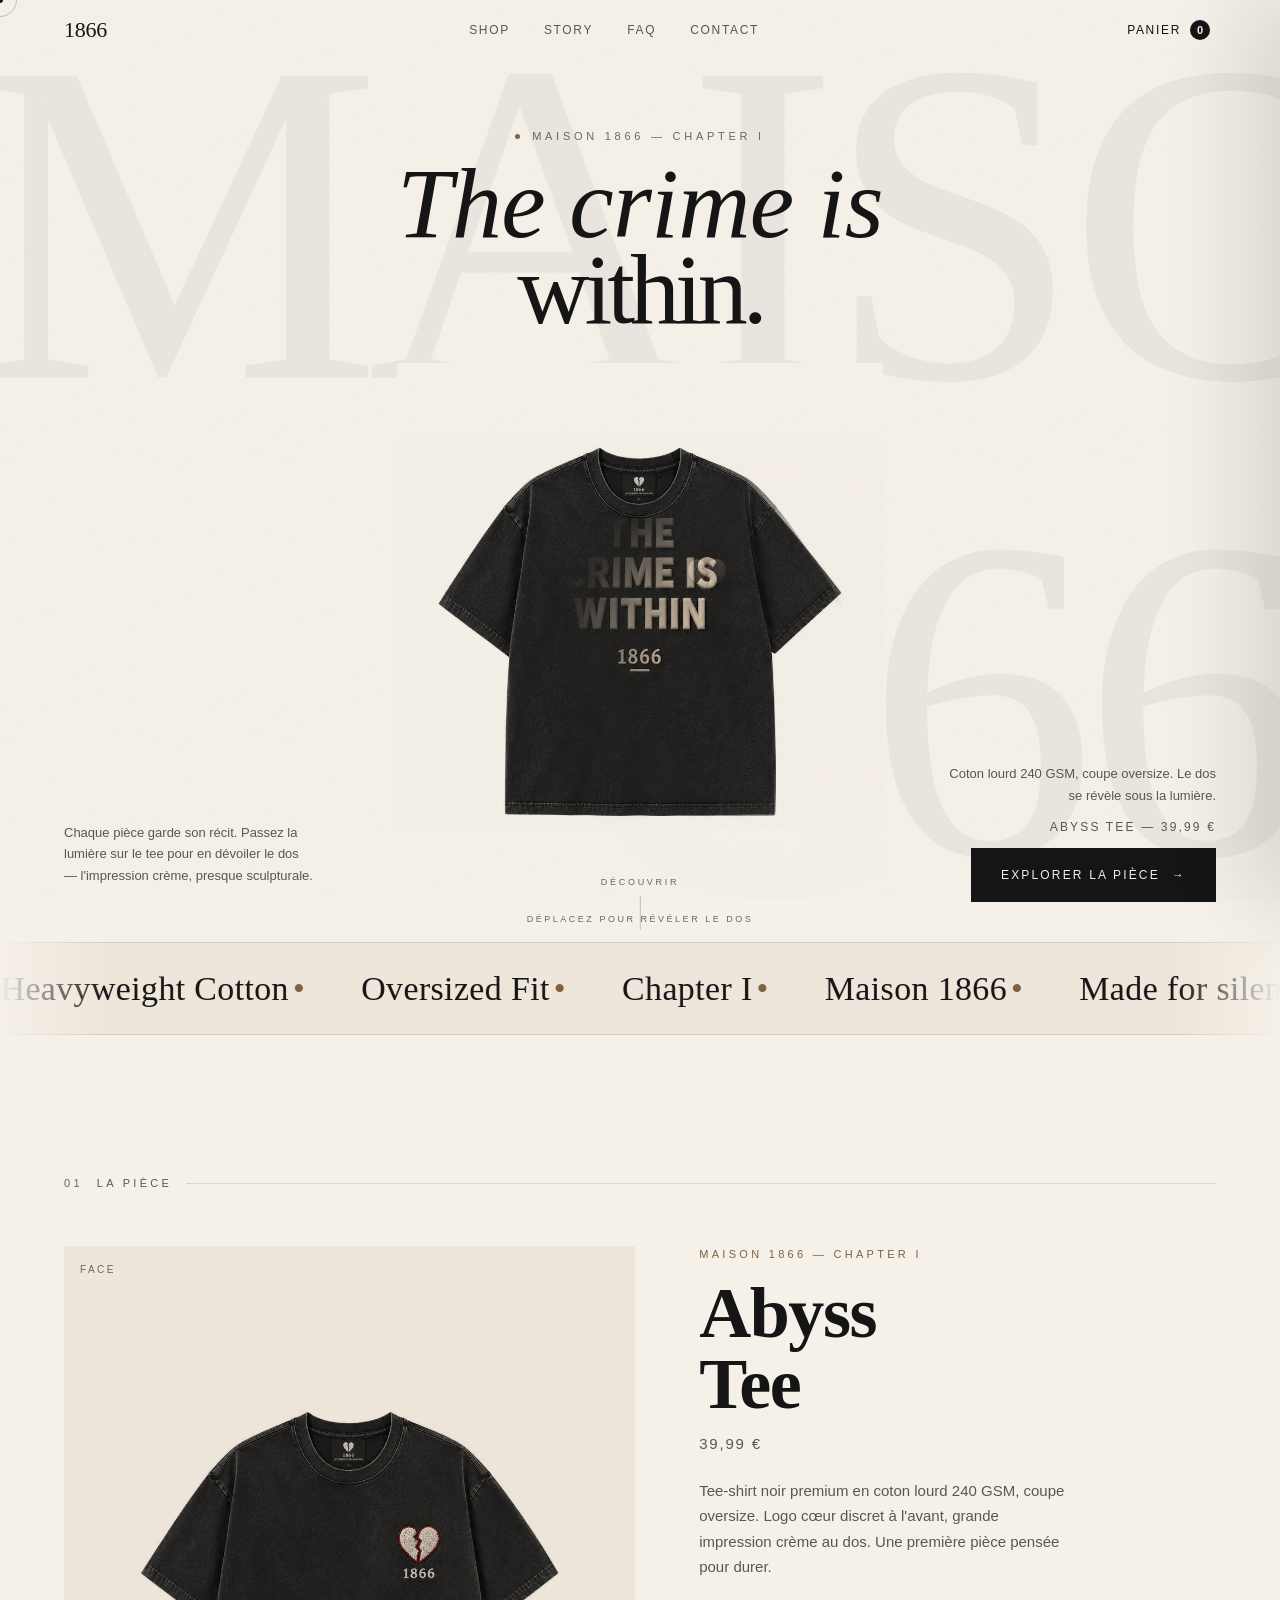
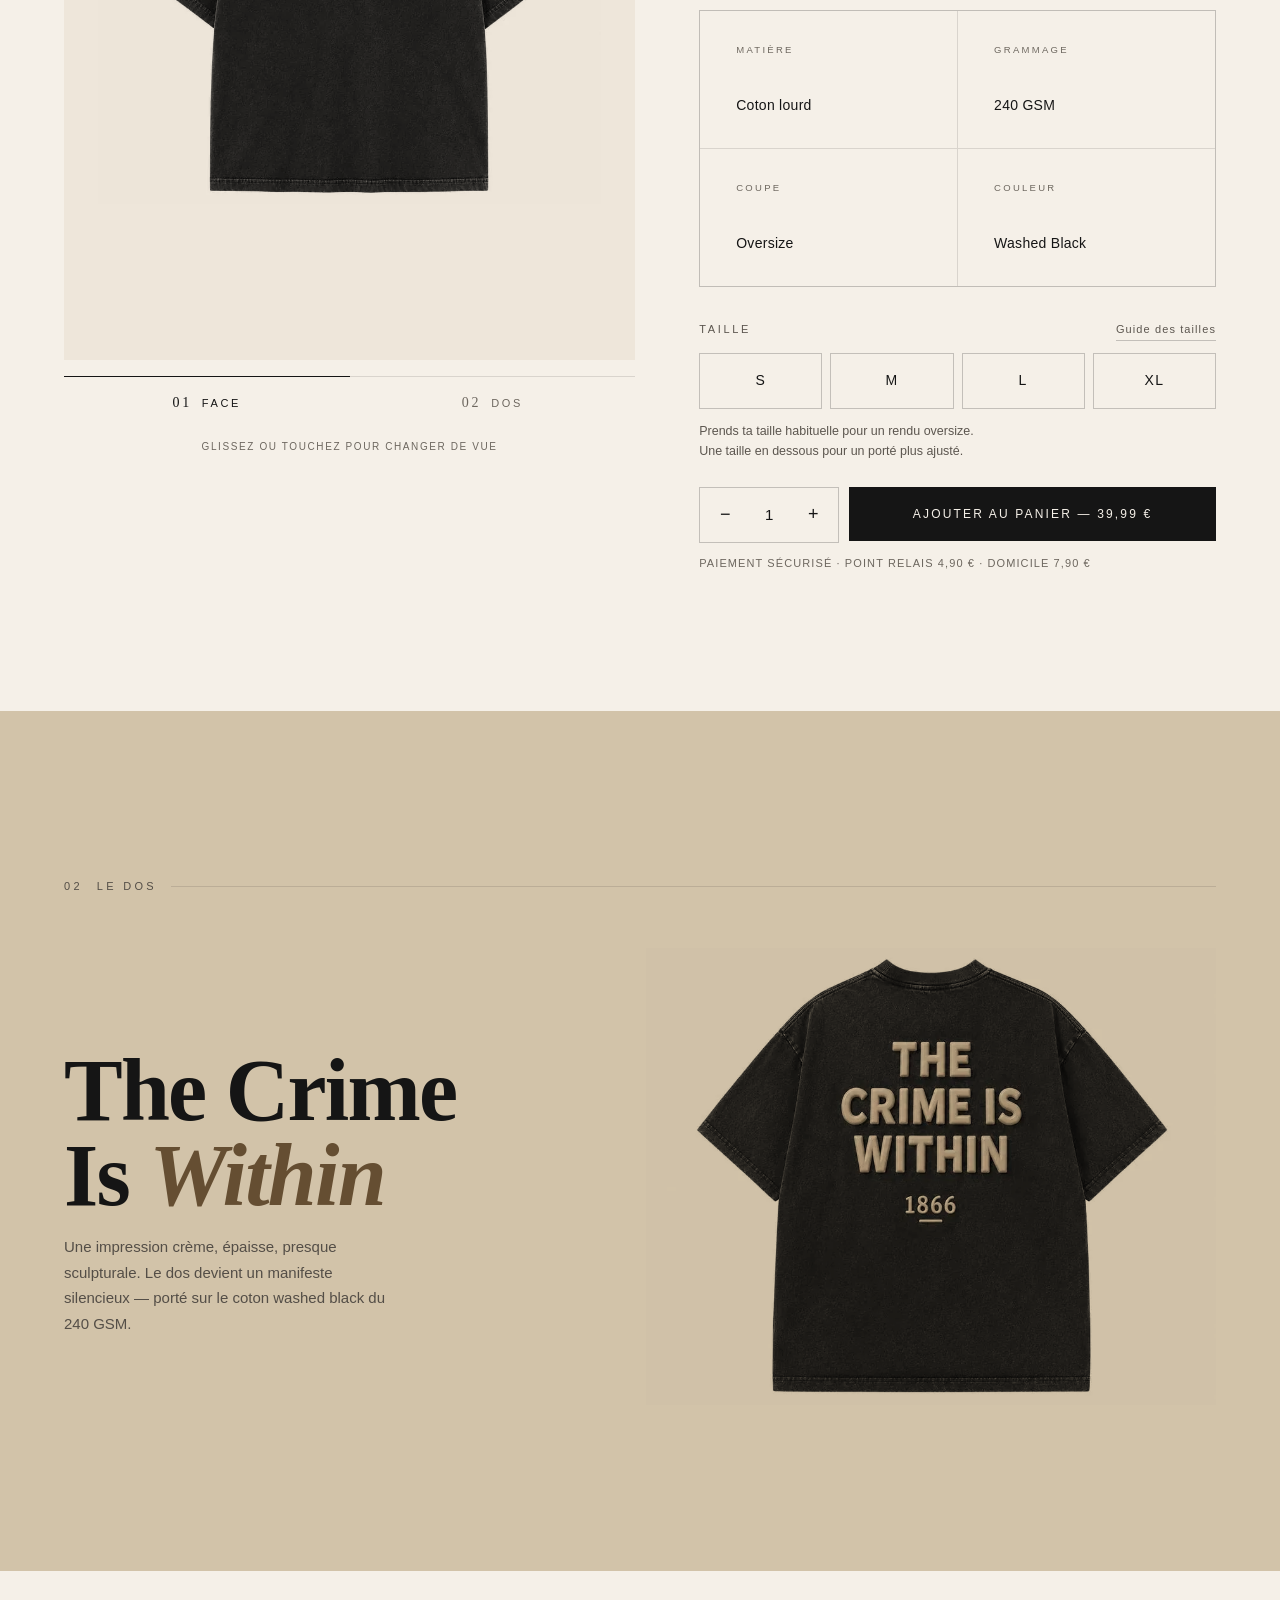
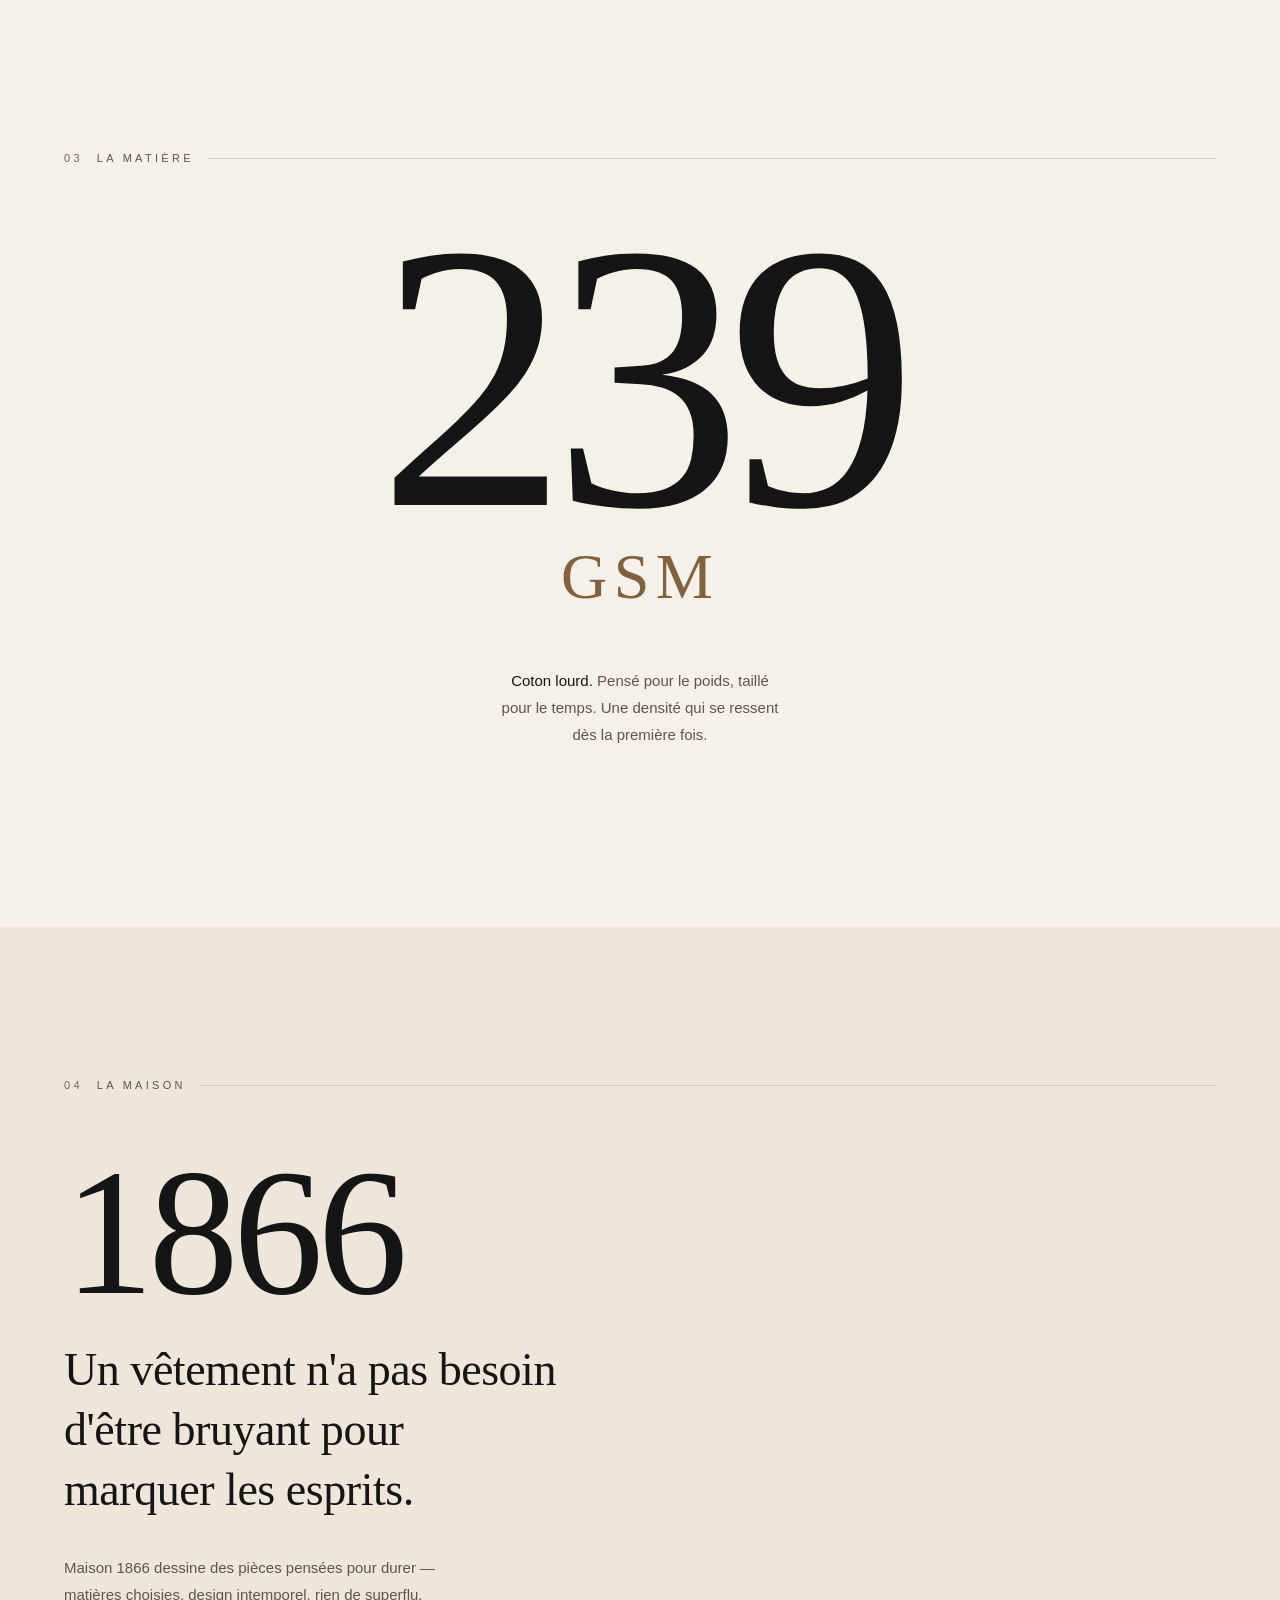
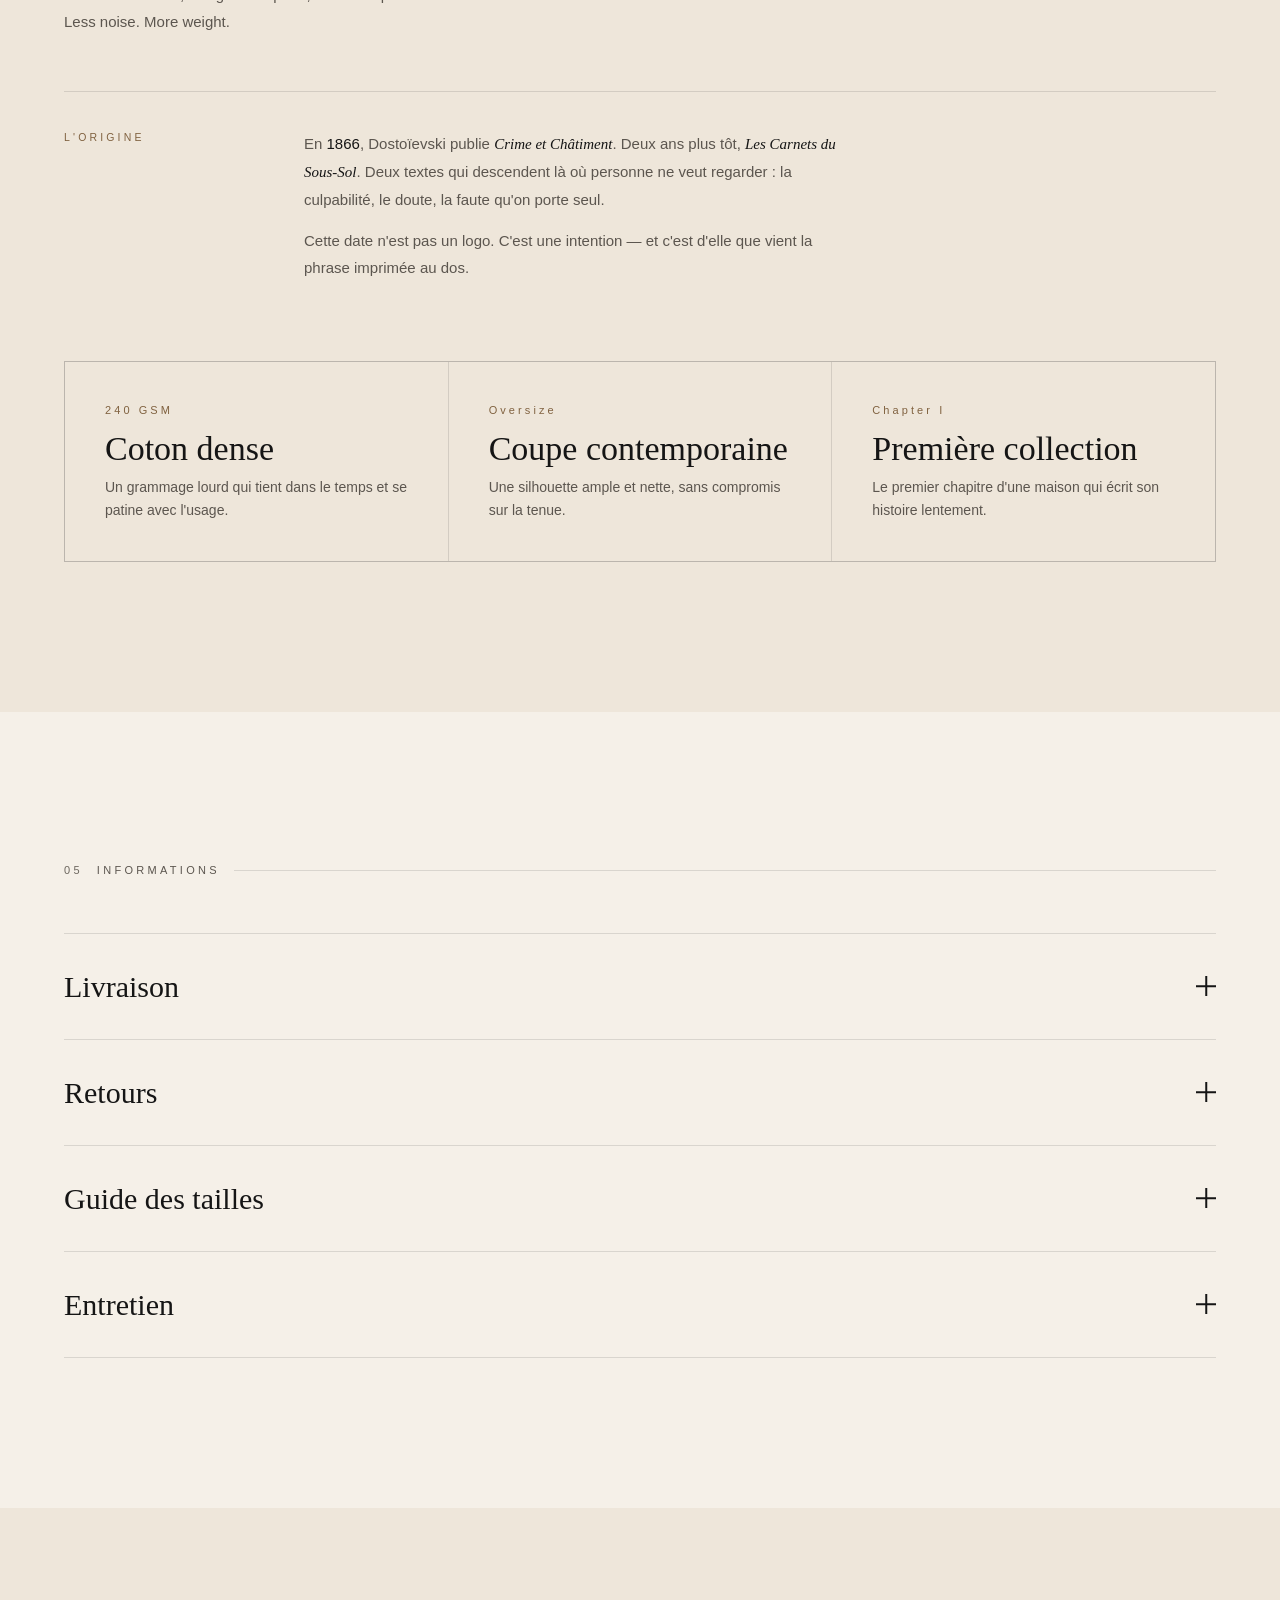
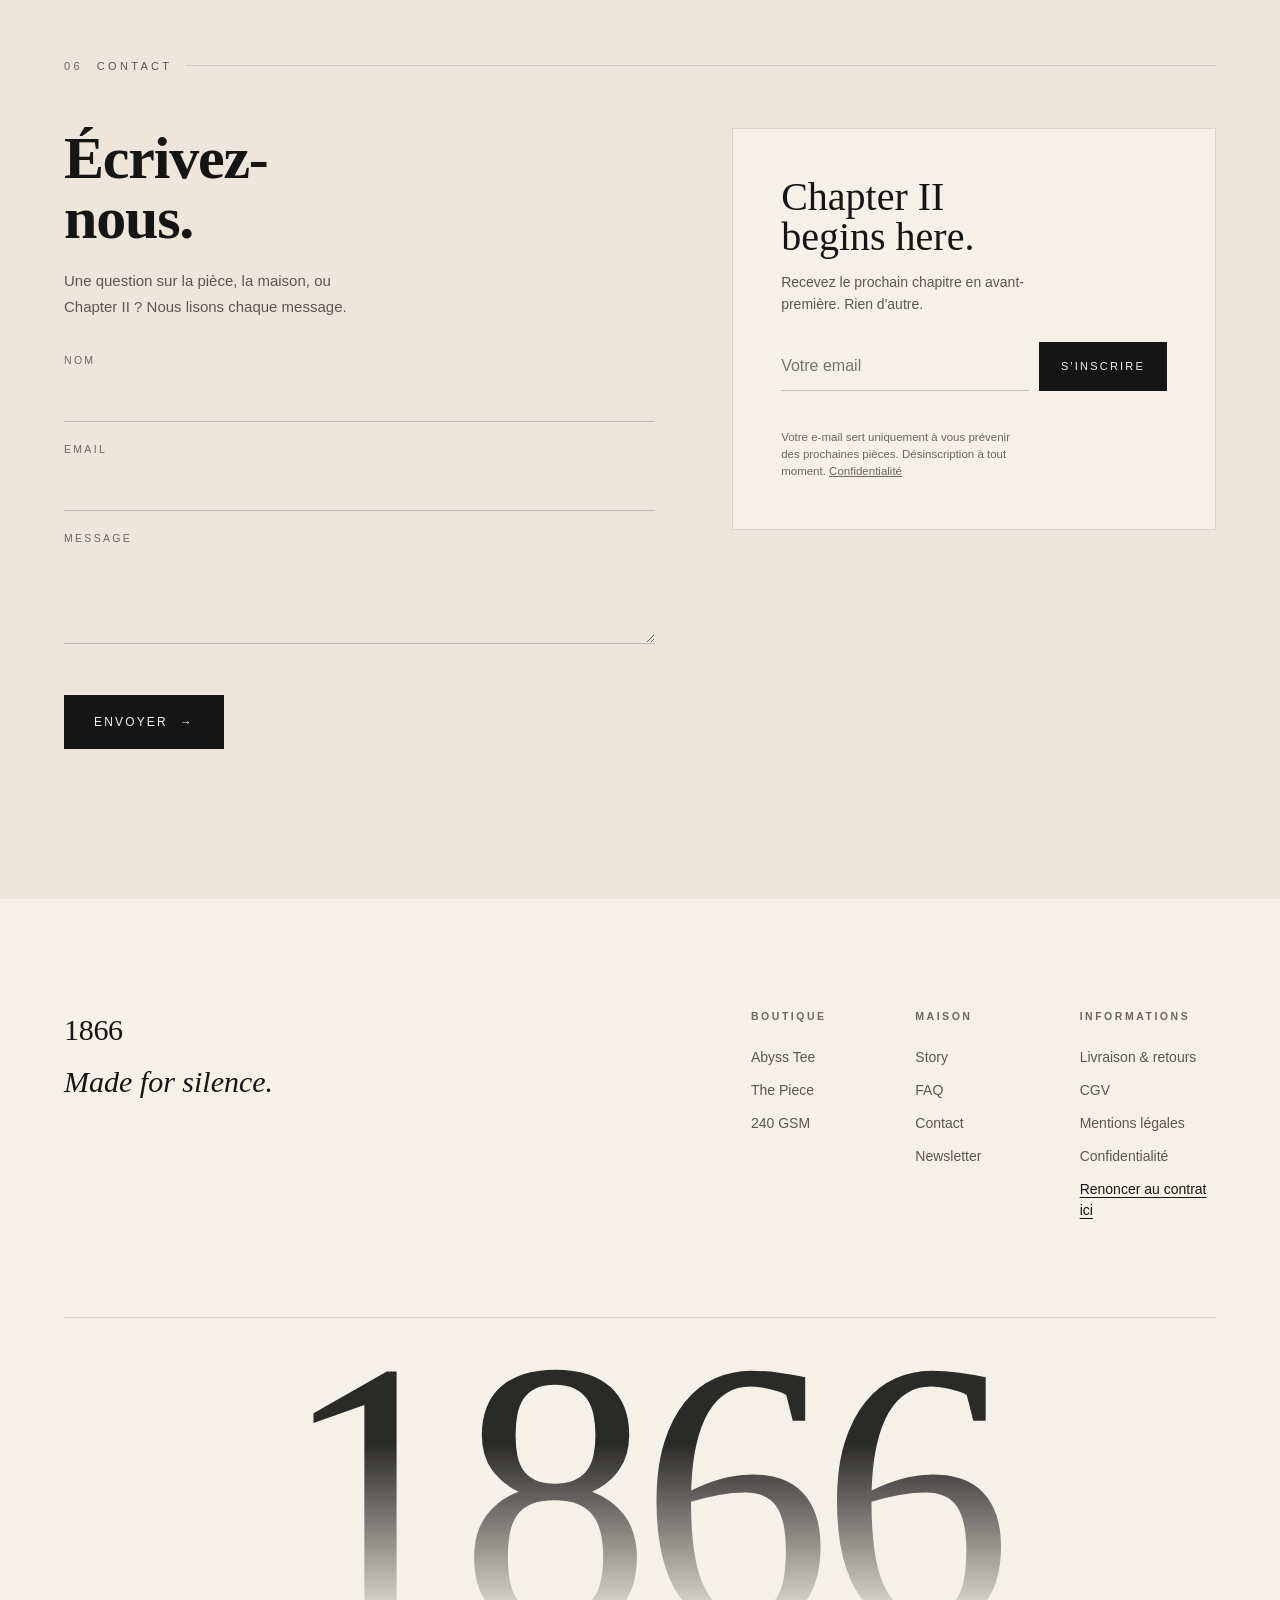
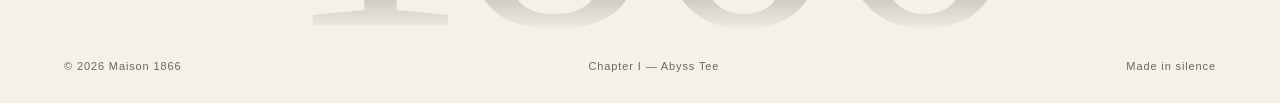
<file: index.html>
<!doctype html>
<html lang="fr">
<head>
<meta charset="UTF-8">

<!-- ============ SÉCURITÉ ============
     Site 100 % statique : aucune ressource externe, aucun appel réseau.
     La CSP verrouille donc tout sauf l'origine elle-même. Les styles et
     scripts étant inline (pas d'étape de build sur GitHub Pages),
     'unsafe-inline' reste nécessaire ; en contrepartie plus aucune
     donnée n'est injectée dans du HTML (voir js/cart.js).
     Note : frame-ancestors et X-Frame-Options ne sont pas applicables
     via <meta> — ils exigent un vrai en-tête HTTP (cf. README). -->
<meta http-equiv="Content-Security-Policy" content="
  default-src 'self';
  base-uri 'self';
  object-src 'none';
  img-src 'self' data:;
  font-src 'self';
  style-src 'self' 'unsafe-inline';
  script-src 'self' 'unsafe-inline';
  connect-src 'self';
  form-action 'self';
  upgrade-insecure-requests">
<meta name="referrer" content="strict-origin-when-cross-origin">

<meta name="viewport" content="width=device-width, initial-scale=1, viewport-fit=cover">
<meta name="theme-color" content="#F5F0E8">
<meta name="color-scheme" content="light">
<link rel="preload" as="image" href="img/abyss-front.webp" fetchpriority="high">
<meta property="og:image" content="img/abyss-front.webp">
<meta name="twitter:image" content="img/abyss-front.webp">
<link rel="icon" href="data:image/svg+xml,<svg xmlns='http://www.w3.org/2000/svg' viewBox='0 0 64 64'><rect width='64' height='64' fill='%23F5F0E8'/><text x='32' y='42' font-family='Georgia,serif' font-size='21' letter-spacing='-1' fill='%23151515' text-anchor='middle'>1866</text></svg>">

<!-- Les animations d'apparition ne sont armées que si JS tourne :
     sans JS (ou si le script est bloqué), le contenu reste visible. -->
<script>document.documentElement.className += ' js';</script>
<noscript><style>
  [data-reveal],[data-words] .w{opacity:1!important;transform:none!important;filter:none!important}
  .wipe::after{transform:scaleY(0)!important}
  #intro{display:none!important}
</style></noscript>

<title>Maison 1866 — Abyss Tee · Chapter I</title>
<meta name="description" content="Maison 1866 — Abyss Tee. Tee-shirt noir premium, coton lourd 240 GSM, coupe oversize. Washed black, impression crème au dos. Made for silence. 39,99 €.">

<!-- Open Graph -->
<meta property="og:type" content="product">
<meta property="og:title" content="Maison 1866 — Abyss Tee">
<meta property="og:description" content="Tee-shirt noir premium, coton lourd 240 GSM, coupe oversize. Made for silence.">
<meta property="og:site_name" content="Maison 1866">
<meta property="product:price:amount" content="39.99">
<meta property="product:price:currency" content="EUR">
<meta name="twitter:card" content="summary_large_image">
<meta name="twitter:title" content="Maison 1866 — Abyss Tee">
<meta name="twitter:description" content="Coton lourd 240 GSM. Coupe oversize. Made for silence.">

<style>
/* ============================================================
   MAISON 1866 — SYSTÈME DE DESIGN
   Vanilla. Auto-suffisant. iPhone-first.
   ============================================================ */

/* ---- TOKENS ---- */
:root{
  /* Palette */
  --bg:#F5F0E8;          /* fond principal crème */
  --surface:#EEE6DA;     /* surface secondaire */
  --surface-2:#E7DDCD;   /* surface plus profonde */
  --deep:#Dfd2bd;        /* moment sombre / chaud */
  --deep-2:#D2C3A9;
  --ink:#151515;         /* texte principal */
  --ink-2:#5C564F;       /* texte secondaire — AA sur crème et surface */
  --ink-3:#6D675F;       /* texte tertiaire / labels — AA (4.9:1) */
  --accent:#A6845E;      /* accent chaud — décoratif uniquement (dégradé) */
  --accent-deep:#806240;  /* accent texte — AA (4.95:1) */
  --line:rgba(21,21,21,.12);
  --line-2:rgba(21,21,21,.22);
  --blood:#7a1818;

  /* Motion */
  --e-out:cubic-bezier(.16,1,.3,1);
  --e-inout:cubic-bezier(.65,.05,.36,1);
  --d-1:.45s; --d-2:.7s; --d-3:1.1s;

  /* Type */
  --serif:"Hoefler Text","Baskerville","Times New Roman",Georgia,serif;
  --sans:-apple-system,BlinkMacSystemFont,"Helvetica Neue","Segoe UI",Arial,sans-serif;

  --hdr-h:60px;
  --gutter:clamp(18px,5vw,64px);
  --maxw:1440px;
}

/* ---- RESET ---- */
*,*::before,*::after{margin:0;padding:0;box-sizing:border-box}
html{
  font-size:16px;-webkit-text-size-adjust:100%;
  scroll-behavior:smooth;overflow-x:hidden;
  -webkit-font-smoothing:antialiased;-moz-osx-font-smoothing:grayscale;
}
body{
  background:var(--bg);color:var(--ink);
  font-family:var(--sans);line-height:1.5;
  overflow-x:hidden;min-height:100svh;
  -webkit-tap-highlight-color:transparent;
}
body.locked{overflow:hidden}
a{color:inherit;text-decoration:none}
img{display:block;max-width:100%;height:auto}
button{background:none;border:none;color:inherit;font:inherit;cursor:pointer;-webkit-appearance:none;touch-action:manipulation}
input,textarea{font:inherit;color:inherit;-webkit-appearance:none;border-radius:0}
ul{list-style:none}
::selection{background:var(--ink);color:var(--bg)}
:focus-visible{outline:2px solid var(--accent-deep);outline-offset:3px;border-radius:2px}

/* ---- TYPO UTILS ---- */
.serif{font-family:var(--serif)}
.eyebrow{
  font-size:11px;letter-spacing:.34em;text-transform:uppercase;
  color:var(--ink-3);font-weight:500;
}
.display{
  font-family:var(--serif);font-weight:400;line-height:.92;
  letter-spacing:-.02em;color:var(--ink);
}

/* ---- LIEN D'ÉVITEMENT ---- */
.skip{position:absolute;left:-9999px;top:0;z-index:3000;background:var(--ink);color:var(--bg);
  padding:14px 22px;font-size:12px;letter-spacing:.14em;text-transform:uppercase}
.skip:focus{left:12px;top:12px}

/* ---- GRAIN TEXTURE ---- */
#grain{
  position:fixed;inset:0;z-index:9998;pointer-events:none;
  opacity:.035;mix-blend-mode:multiply;
  background-image:url("data:image/svg+xml,%3Csvg xmlns='http://www.w3.org/2000/svg' width='140' height='140'%3E%3Cfilter id='n'%3E%3CfeTurbulence type='fractalNoise' baseFrequency='.85' numOctaves='2' stitchTiles='stitch'/%3E%3C/filter%3E%3Crect width='100%25' height='100%25' filter='url(%23n)'/%3E%3C/svg%3E");
}

/* ---- PROGRESS BAR ---- */
#progress{
  position:fixed;top:0;left:0;right:0;height:2px;z-index:1200;
  background:linear-gradient(90deg,var(--accent),var(--accent-deep));
  transform:scaleX(0);transform-origin:0 50%;will-change:transform;
}

/* ---- CURSEUR (desktop only) ---- */
#cur,#cur-r{display:none}
@media (hover:hover) and (pointer:fine){
  #cur{position:fixed;top:0;left:0;width:6px;height:6px;border-radius:50%;
    background:var(--ink);z-index:9999;pointer-events:none;
    transform:translate(-50%,-50%);transition:width .3s var(--e-out),height .3s var(--e-out),opacity .3s;display:block}
  #cur-r{position:fixed;top:0;left:0;width:34px;height:34px;border-radius:50%;
    border:1px solid var(--line-2);z-index:9999;pointer-events:none;
    transform:translate(-50%,-50%);transition:width .35s var(--e-out),height .35s var(--e-out),opacity .3s,background .3s;display:block;
    display:flex;align-items:center;justify-content:center}
  #cur-r span{font-size:8px;letter-spacing:.2em;text-transform:uppercase;opacity:0;transition:opacity .3s;color:var(--ink)}
  body.cur-lg #cur{opacity:0}
  body.cur-lg #cur-r{width:76px;height:76px;background:rgba(21,21,21,.04)}
  body.cur-lg #cur-r span{opacity:1}
  body.cur-hide #cur,body.cur-hide #cur-r{opacity:0}
}

/* ============================================================
   INTRO CINÉMATOGRAPHIQUE
   ============================================================ */
#intro{
  position:fixed;inset:0;z-index:2000;background:var(--bg);
  display:flex;flex-direction:column;align-items:center;justify-content:center;
  gap:22px;overflow:hidden;
}
#intro .in-logo{
  font-family:var(--serif);font-size:clamp(64px,22vw,180px);line-height:1;
  letter-spacing:-.03em;color:var(--ink);
  opacity:0;transform:translateY(28px);
  animation:inUp 1s var(--e-out) .15s forwards;
}
#intro .in-line{width:0;height:1px;background:var(--line-2);animation:inLine 1s var(--e-out) .55s forwards}
#intro .in-sub{
  font-size:10px;letter-spacing:.42em;text-transform:uppercase;color:var(--ink-3);
  opacity:0;animation:inFade .8s ease .9s forwards;
}
@keyframes inUp{to{opacity:1;transform:translateY(0)}}
@keyframes inLine{to{width:min(220px,44vw)}}
@keyframes inFade{to{opacity:1}}
#intro.done{transform:translateY(-100%);transition:transform 1s var(--e-inout);pointer-events:none}
/* Filet CSS : même si le JS ne tourne jamais, l'intro se retire à 4 s
   et le défilement n'est jamais verrouillé en dur dans le HTML. */
#intro{animation:introFailsafe 0s linear 4s forwards}
@keyframes introFailsafe{to{opacity:0;visibility:hidden;pointer-events:none}}
body:has(#intro:not(.done)){overflow:hidden}

/* ============================================================
   HEADER
   ============================================================ */
#hdr{
  position:fixed;top:0;left:0;right:0;z-index:1000;
  height:var(--hdr-h);padding:0 var(--gutter);
  padding-top:env(safe-area-inset-top);
  display:flex;align-items:center;justify-content:space-between;
  transition:background .4s var(--e-out),box-shadow .4s,height .4s var(--e-out),backdrop-filter .4s;
}
#hdr.scrolled{
  background:rgba(245,240,232,.72);
  -webkit-backdrop-filter:saturate(1.4) blur(16px);backdrop-filter:saturate(1.4) blur(16px);
  box-shadow:0 1px 0 var(--line);
}
.h-logo{
  font-family:var(--serif);font-size:22px;letter-spacing:-.01em;color:var(--ink);
  position:relative;overflow:hidden;line-height:1;padding:6px 0;
}
.h-logo b{font-weight:400;display:inline-block;transition:transform .5s var(--e-out)}
.h-logo::after{content:"1866";position:absolute;left:0;top:100%;color:var(--accent-deep);font-weight:400;transition:transform .5s var(--e-out)}
.h-logo:hover b{transform:translateY(-108%)}
.h-logo:hover::after{transform:translateY(-108%)}

.h-nav{display:none;align-items:center;gap:34px}
.h-nav a{
  font-size:12px;letter-spacing:.14em;text-transform:uppercase;color:var(--ink-2);
  position:relative;padding:4px 0;transition:color .3s;
}
.h-nav a::after{
  content:"";position:absolute;left:0;right:100%;bottom:0;height:1px;
  background:var(--ink);transition:right .4s var(--e-out);
}
.h-nav a:hover{color:var(--ink)}
.h-nav a:hover::after{right:0}

.h-right{display:flex;align-items:center;gap:8px}
.h-cart{
  display:flex;align-items:center;gap:9px;min-height:44px;padding:0 6px;
  font-size:12px;letter-spacing:.14em;text-transform:uppercase;color:var(--ink);
}
.h-cart .lbl{display:none}
#badge{
  min-width:20px;height:20px;padding:0 5px;border-radius:11px;
  background:var(--ink);color:var(--bg);font-size:11px;font-weight:600;
  display:flex;align-items:center;justify-content:center;letter-spacing:0;
  transition:transform .35s cubic-bezier(.34,1.56,.64,1);
}
#badge.pop{transform:scale(1.55)}
.h-menu{
  width:44px;height:44px;display:flex;flex-direction:column;gap:5px;
  align-items:center;justify-content:center;
}
.h-menu span{width:22px;height:1.5px;background:var(--ink);transition:transform .4s var(--e-out),opacity .3s}

@media (min-width:900px){
  .h-nav{display:flex}
  .h-cart .lbl{display:inline}
  .h-menu{display:none}
}

/* ---- MENU MOBILE PLEIN ÉCRAN ---- */
#menu{
  position:fixed;inset:0;z-index:1500;background:var(--bg);
  display:flex;flex-direction:column;justify-content:space-between;
  padding:calc(var(--hdr-h) + env(safe-area-inset-top) + 20px) var(--gutter) calc(env(safe-area-inset-bottom) + 30px);
  clip-path:inset(0 0 100% 0);
  transition:clip-path .7s var(--e-inout);
  pointer-events:none;
}
#menu.open{clip-path:inset(0 0 0 0);pointer-events:auto}
.m-close{position:absolute;top:calc(env(safe-area-inset-top) + 10px);right:var(--gutter);
  width:44px;height:44px;font-size:13px;letter-spacing:.2em;text-transform:uppercase;color:var(--ink-2)}
.m-nav{display:flex;flex-direction:column;gap:2px;margin-top:auto}
.m-nav a{
  font-family:var(--serif);font-size:clamp(38px,13vw,72px);line-height:1.02;color:var(--ink);
  display:flex;align-items:baseline;gap:16px;padding:6px 0;
  opacity:0;transform:translateY(22px);transition:color .3s;
}
.m-nav a .idx{font-family:var(--sans);font-size:12px;letter-spacing:.2em;color:var(--ink-3)}
.m-nav a:active{color:var(--accent-deep)}
#menu.open .m-nav a{opacity:1;transform:translateY(0);transition:opacity .6s var(--e-out),transform .6s var(--e-out)}
#menu.open .m-nav a:nth-child(1){transition-delay:.12s}
#menu.open .m-nav a:nth-child(2){transition-delay:.19s}
#menu.open .m-nav a:nth-child(3){transition-delay:.26s}
#menu.open .m-nav a:nth-child(4){transition-delay:.33s}
#menu.open .m-nav a:nth-child(5){transition-delay:.40s}
.m-foot{display:flex;justify-content:space-between;align-items:flex-end;margin-top:34px;
  font-size:11px;letter-spacing:.1em;color:var(--ink-3);text-transform:uppercase}

/* ============================================================
   LAYOUT HELPERS
   ============================================================ */
.wrap{width:100%;max-width:var(--maxw);margin:0 auto;padding:0 var(--gutter)}
section{position:relative}
.sec-label{display:flex;align-items:center;gap:14px;margin-bottom:clamp(28px,5vw,54px)}
.sec-label .n{font-size:11px;letter-spacing:.3em;color:var(--ink-3)}
.sec-label .t{font-size:11px;letter-spacing:.3em;text-transform:uppercase;color:var(--ink-2)}
.sec-label .rule{flex:1;height:1px;background:var(--line)}

/* ---- REVEAL (armé uniquement si JS tourne) ---- */
.js [data-reveal]{opacity:0;transform:translateY(30px);
  transition:opacity .9s var(--e-out),transform .9s var(--e-out)}
.js [data-reveal="fade"]{transform:none}
.js [data-reveal].in{opacity:1;transform:none}

/* ============================================================
   HERO
   ============================================================ */
#hero{
  min-height:100svh;position:relative;overflow:hidden;
  padding-top:calc(var(--hdr-h) + env(safe-area-inset-top));
  display:flex;flex-direction:column;
}
/* Type oversize en fond */
.hero-bg{position:absolute;inset:0;z-index:0;pointer-events:none;overflow:hidden}
.hero-bg .word{
  position:absolute;font-family:var(--serif);color:var(--ink);
  opacity:.05;line-height:.8;letter-spacing:-.03em;font-size:clamp(120px,40vw,460px);
  white-space:nowrap;
}
.hero-bg .w-top{top:calc(var(--hdr-h) + 2vh);left:-.06em}
.hero-bg .w-bot{bottom:2vh;right:-.04em}

.hero-inner{position:relative;z-index:2;flex:1;display:flex;flex-direction:column;
  align-items:center;justify-content:center;text-align:center;
  padding:calc(var(--hdr-h) + 8px) var(--gutter) 26px;gap:clamp(8px,1.6vh,16px)}

.hero-eyebrow{display:flex;align-items:center;gap:12px}
.hero-eyebrow .dot{width:5px;height:5px;border-radius:50%;background:var(--accent-deep)}

.hero-head{font-family:var(--serif);color:var(--ink);line-height:.9;letter-spacing:-.03em;text-align:center}
.hero-head .l1{display:block;font-style:italic;font-weight:400;font-size:clamp(38px,10.5vw,100px)}
.hero-head .l2{display:block;font-weight:400;font-size:clamp(38px,10.5vw,100px);letter-spacing:-.05em;margin-top:-.04em}

/* ---- RÉVÉLATION SPOTLIGHT (face → dos) ----
   Le fond crème est peint sur CHAQUE couche : le multiply se fond dans le crème.
   La couche « dos » est révélée par un masque radial doux qui suit le curseur. */
.reveal-stage{position:relative;width:100%;max-width:min(54vh,500px);aspect-ratio:9/10;
  margin:clamp(6px,1.5vh,16px) auto;background:var(--bg);--r:230px;touch-action:pan-y}
.reveal-stage .rv-base{position:absolute;inset:0;width:100%;height:100%;object-fit:contain;mix-blend-mode:multiply}
.reveal-stage .rv-top{position:absolute;inset:0;background:var(--bg);--sx:-999px;--sy:-999px;
  -webkit-mask-image:radial-gradient(circle var(--r) at var(--sx) var(--sy),#000 0%,#000 40%,rgba(0,0,0,.75) 60%,rgba(0,0,0,.4) 75%,rgba(0,0,0,.12) 88%,transparent 100%);
  mask-image:radial-gradient(circle var(--r) at var(--sx) var(--sy),#000 0%,#000 40%,rgba(0,0,0,.75) 60%,rgba(0,0,0,.4) 75%,rgba(0,0,0,.12) 88%,transparent 100%);
  -webkit-mask-repeat:no-repeat;mask-repeat:no-repeat}
.reveal-stage .rv-top img{position:absolute;inset:0;width:100%;height:100%;object-fit:contain;mix-blend-mode:multiply}
.rv-hint{position:absolute;left:50%;bottom:-24px;transform:translateX(-50%);white-space:nowrap;
  font-size:9px;letter-spacing:.28em;text-transform:uppercase;color:var(--ink-3)}
@media (max-width:600px){.reveal-stage{--r:145px;max-width:80vw}}

.hero-aside{font-size:13px;line-height:1.65;color:var(--ink-2);max-width:280px}
.hero-para-l{display:none}
.hero-foot{display:flex;flex-direction:column;align-items:center;gap:12px;margin-top:clamp(20px,3.5vh,34px)}
.hero-foot .meta{font-size:12px;letter-spacing:.18em;text-transform:uppercase;color:var(--ink-2)}

.scroll-cue{position:absolute;bottom:calc(env(safe-area-inset-bottom) + 12px);left:50%;
  transform:translateX(-50%);z-index:2;display:none;flex-direction:column;align-items:center;gap:7px}
.scroll-cue .lbl{font-size:9px;letter-spacing:.3em;text-transform:uppercase;color:var(--ink-3)}
.scroll-cue .bar{width:1px;height:34px;background:var(--line-2);position:relative;overflow:hidden}
.scroll-cue .bar::after{content:"";position:absolute;top:-100%;left:0;width:100%;height:100%;
  background:var(--ink);animation:cue 2.2s var(--e-inout) infinite}
@keyframes cue{0%{transform:translateY(0)}60%,100%{transform:translateY(220%)}}

@media (min-width:760px){
  .scroll-cue{display:flex}
  .hero-para-l{display:block;position:absolute;bottom:56px;left:var(--gutter);z-index:3;text-align:left;max-width:250px}
  .hero-foot{position:absolute;bottom:40px;right:var(--gutter);left:auto;z-index:3;align-items:flex-end;text-align:right;margin-top:0;max-width:290px}
}

/* ---- BOUTONS ---- */
.btn{
  display:inline-flex;align-items:center;justify-content:center;gap:12px;
  min-height:54px;padding:0 30px;background:var(--ink);color:var(--bg);
  font-size:12px;letter-spacing:.18em;text-transform:uppercase;font-weight:500;
  position:relative;overflow:hidden;transition:transform .5s var(--e-out);
}
.btn::before{content:"";position:absolute;inset:0;background:var(--accent-deep);
  transform:translateY(101%);transition:transform .5s var(--e-out);z-index:0}
.btn:hover::before{transform:translateY(0)}
.btn .t{position:relative;z-index:1}
.btn .ar{position:relative;z-index:1;transition:transform .5s var(--e-out)}
.btn:hover .ar{transform:translateX(4px)}
.btn-line{
  display:inline-flex;align-items:center;gap:10px;min-height:44px;
  font-size:12px;letter-spacing:.16em;text-transform:uppercase;color:var(--ink);
  border-bottom:1px solid var(--line-2);padding:2px 0;transition:gap .4s var(--e-out)}
.btn-line:hover{gap:16px}

/* ============================================================
   MARQUEE
   ============================================================ */
.marquee{
  border-top:1px solid var(--line);border-bottom:1px solid var(--line);
  overflow:hidden;padding:20px 0;background:var(--surface);
  -webkit-mask-image:linear-gradient(90deg,transparent,#000 8%,#000 92%,transparent);
  mask-image:linear-gradient(90deg,transparent,#000 8%,#000 92%,transparent);
}
.marquee-track{display:inline-flex;white-space:nowrap;will-change:transform;animation:marq 32s linear infinite}
.marquee:hover .marquee-track{animation-play-state:paused}
.marquee-track span{font-family:var(--serif);font-size:clamp(20px,4vw,34px);color:var(--ink);padding:0 26px;letter-spacing:.01em}
.marquee-track .sep{color:var(--accent-deep);padding:0 4px}
@keyframes marq{to{transform:translateX(-50%)}}

/* ============================================================
   PRODUCT
   ============================================================ */
#shop{padding:clamp(70px,11vw,140px) 0}
.product{display:grid;grid-template-columns:1fr;gap:clamp(30px,5vw,64px);align-items:start}

/* Galerie / switch face-dos */
.gallery{position:relative}
.gal-stage{
  position:relative;width:100%;aspect-ratio:9/10;overflow:hidden;
  background:var(--surface);touch-action:pan-y;
}
/* Crossfade en opacité pure : l'image active reste opacity:1 sans transform ni
   filter, condition nécessaire pour que le multiply se fonde dans le fond. */
.gal-stage img{
  position:absolute;inset:0;width:100%;height:100%;object-fit:contain;padding:6%;
  mix-blend-mode:multiply;opacity:0;transition:opacity .7s var(--e-out);
}
.gal-stage img.active{opacity:1}
.gal-tag{position:absolute;top:16px;left:16px;z-index:2;font-size:10px;letter-spacing:.24em;
  text-transform:uppercase;color:var(--ink-3)}

.gal-switch{display:flex;align-items:center;gap:0;margin-top:16px;position:relative;
  border-top:1px solid var(--line)}
.gal-switch button{
  flex:1;min-height:52px;display:flex;align-items:center;gap:10px;justify-content:center;
  font-size:11px;letter-spacing:.24em;text-transform:uppercase;color:var(--ink-3);
  transition:color .4s;position:relative;z-index:1;
}
.gal-switch button .num{font-family:var(--serif);font-size:14px}
.gal-switch button.on{color:var(--ink)}
.gal-ind{position:absolute;top:-1px;left:0;width:50%;height:1px;background:var(--ink);
  transition:transform .55s var(--e-inout)}
.gal-ind.dos{transform:translateX(100%)}
.gal-hint{margin-top:10px;font-size:10px;letter-spacing:.16em;text-transform:uppercase;color:var(--ink-3);text-align:center}

/* Infos produit */
.p-info{position:relative}
.p-chapter{font-size:11px;letter-spacing:.3em;text-transform:uppercase;color:var(--accent-deep);margin-bottom:16px}
.p-name{font-family:var(--serif);font-size:clamp(40px,9vw,72px);line-height:.98;letter-spacing:-.02em;color:var(--ink)}
.p-price{font-size:15px;letter-spacing:.12em;color:var(--ink-2);margin-top:14px}
.p-desc{margin-top:22px;max-width:44ch;color:var(--ink-2);font-size:15px;line-height:1.7}

.p-meta{display:grid;grid-template-columns:1fr 1fr;gap:1px;margin-top:30px;background:var(--line);border:1px solid var(--line)}
.p-meta div{background:var(--bg);padding:16px 18px}
.p-meta .k{font-size:9.5px;letter-spacing:.24em;text-transform:uppercase;color:var(--ink-3);margin-bottom:6px}
.p-meta .v{font-size:14px;color:var(--ink);letter-spacing:.02em}

/* Tailles */
.sizes-head{display:flex;align-items:baseline;justify-content:space-between;margin:34px 0 12px}
.sizes-head .lbl{font-size:11px;letter-spacing:.24em;text-transform:uppercase;color:var(--ink-2)}
.sizes-head .guide{font-size:11px;letter-spacing:.1em;color:var(--ink-2);border-bottom:1px solid var(--line-2);padding-bottom:2px}
.sizes{display:grid;grid-template-columns:repeat(4,1fr);gap:8px}
.size{
  min-height:56px;border:1px solid var(--line-2);color:var(--ink);
  font-size:14px;letter-spacing:.1em;transition:background .3s,color .3s,border-color .3s,transform .3s var(--e-out);
  display:flex;align-items:center;justify-content:center;
}
.size:hover{border-color:var(--ink)}
.size.sel{background:var(--ink);color:var(--bg);border-color:var(--ink)}
.size-note{margin-top:12px;font-size:12.5px;line-height:1.6;color:var(--ink-2);max-width:42ch}

/* Quantité + ATC */
.buy{display:flex;gap:10px;margin-top:26px;align-items:stretch}
.qty{display:flex;align-items:center;border:1px solid var(--line-2)}
.qty button{width:50px;min-height:54px;font-size:18px;color:var(--ink);display:flex;align-items:center;justify-content:center}
.qty .n{width:38px;text-align:center;font-size:15px}
.atc{flex:1}
.atc-btn{width:100%}
.atc-btn.added{background:var(--accent-deep)}
.pay-note{margin-top:12px;font-size:11px;letter-spacing:.1em;color:var(--ink-3);text-transform:uppercase}

@media (min-width:900px){
  .product{grid-template-columns:1.05fr .95fr;gap:clamp(48px,5vw,90px)}
  .gallery{position:sticky;top:calc(var(--hdr-h) + 24px)}
  .gal-stage{aspect-ratio:4/5}
}

/* ============================================================
   MOMENT DOS — THE CRIME IS WITHIN
   ============================================================ */
/* Fond plus profond : on redescend les tokens de texte pour rester AA. */
#within{
  --ink-2:#544E47;--ink-3:#544E47;--accent-deep:#654E32;
  background:var(--deep-2);
  padding:clamp(80px,13vw,170px) 0;overflow:hidden;position:relative;
}
.within-grid{display:grid;grid-template-columns:1fr;gap:clamp(24px,5vw,50px);align-items:center}
.within-copy .eyebrow{color:var(--accent-deep)}
.within-h{font-family:var(--serif);font-size:clamp(38px,9vw,88px);line-height:.96;letter-spacing:-.02em;color:var(--ink);margin:16px 0}
.within-h em{font-style:italic;color:var(--accent-deep)}
.within-p{max-width:40ch;color:var(--ink-2);font-size:15px;line-height:1.7}
.within-img{position:relative;background:var(--deep-2)}
.within-img img{width:100%;height:auto;mix-blend-mode:multiply}
@media (min-width:900px){
  .within-grid{grid-template-columns:1fr 1.1fr;gap:clamp(40px,5vw,80px)}
}

/* ============================================================
   240 GSM
   ============================================================ */
#weight{padding:clamp(80px,14vw,180px) 0;text-align:center;overflow:hidden}
.gsm-num{font-family:var(--serif);font-size:clamp(120px,34vw,380px);line-height:.82;letter-spacing:-.04em;color:var(--ink);display:block}
.gsm-unit{display:block;font-family:var(--serif);font-size:clamp(28px,7vw,64px);letter-spacing:.1em;color:var(--accent-deep);margin-top:-.06em}
.gsm-copy{margin:clamp(24px,4vw,42px) auto 0;max-width:34ch;font-size:15px;line-height:1.8;color:var(--ink-2)}
.gsm-copy strong{color:var(--ink);font-weight:400}

/* ============================================================
   STORY
   ============================================================ */
#story{padding:clamp(70px,12vw,150px) 0;background:var(--surface)}
.story-num{font-family:var(--serif);font-size:clamp(64px,16vw,180px);line-height:.95;color:var(--ink);opacity:.12;letter-spacing:-.03em;margin-bottom:clamp(10px,2vw,22px)}
/* Pas de max-width : chaque .ln doit tenir sur UNE ligne, sinon le
   masque (overflow:hidden) couperait un retour à la ligne involontaire. */
.story-text{font-family:var(--serif);font-size:clamp(22px,5.2vw,46px);line-height:1.3;letter-spacing:-.01em;color:var(--ink)}
.story-text .ln{display:block;overflow:hidden}
.story-text .ln > span{display:block}
.story-sub{margin-top:34px;max-width:46ch;color:var(--ink-2);font-size:15px;line-height:1.8}

/* Bloc origine — note éditoriale */
.origin{display:grid;grid-template-columns:1fr;gap:14px;margin-top:clamp(34px,5vw,56px);
  padding-top:clamp(26px,4vw,38px);border-top:1px solid var(--line)}
.origin-label{font-size:10.5px;letter-spacing:.3em;text-transform:uppercase;color:var(--accent-deep)}
.origin-body{max-width:62ch}
.origin-body p{color:var(--ink-2);font-size:15px;line-height:1.8}
.origin-body p + p{margin-top:14px}
.origin-body strong{color:var(--ink);font-weight:400}
.origin-body em{font-family:var(--serif);font-style:italic;color:var(--ink)}
@media (min-width:820px){.origin{grid-template-columns:200px 1fr;gap:40px}}

/* Promesses / piliers */
.pillars{display:grid;grid-template-columns:1fr;gap:1px;margin-top:clamp(44px,7vw,80px);
  background:var(--line);border:1px solid var(--line)}
.pillar{background:var(--surface);padding:clamp(26px,4vw,40px)}
.pillar .n{font-size:11px;letter-spacing:.28em;color:var(--accent-deep);margin-bottom:14px}
.pillar h3{font-family:var(--serif);font-size:clamp(24px,5vw,34px);line-height:1;color:var(--ink);margin-bottom:10px;font-weight:400}
.pillar p{color:var(--ink-2);font-size:14px;line-height:1.6}
@media (min-width:820px){.pillars{grid-template-columns:repeat(3,1fr)}}

/* ============================================================
   FAQ
   ============================================================ */
#faq{padding:clamp(70px,12vw,150px) 0}
.faq{border-top:1px solid var(--line)}
.faq-item{border-bottom:1px solid var(--line)}
.faq-q{
  width:100%;display:flex;align-items:center;justify-content:space-between;gap:20px;
  padding:clamp(22px,3.6vw,30px) 0;text-align:left;
  font-family:var(--serif);font-size:clamp(20px,4.4vw,30px);color:var(--ink);font-weight:400;
}
.faq-q .ic{position:relative;width:20px;height:20px;flex:none}
.faq-q .ic::before,.faq-q .ic::after{content:"";position:absolute;background:var(--ink);
  top:50%;left:50%;transition:transform .45s var(--e-out)}
.faq-q .ic::before{width:20px;height:1.5px;transform:translate(-50%,-50%)}
.faq-q .ic::after{width:1.5px;height:20px;transform:translate(-50%,-50%)}
.faq-q[aria-expanded="true"] .ic::after{transform:translate(-50%,-50%) scaleY(0)}
.faq-a{overflow:hidden;height:0;transition:height .5s var(--e-out)}
.faq-a-inner{padding:0 0 clamp(24px,3.6vw,32px);max-width:60ch;color:var(--ink-2);font-size:15px;line-height:1.75}

/* ============================================================
   CONTACT + NEWSLETTER
   ============================================================ */
#contact{padding:clamp(70px,12vw,150px) 0;background:var(--surface)}
.contact-grid{display:grid;grid-template-columns:1fr;gap:clamp(40px,6vw,80px)}
.contact-h{font-family:var(--serif);font-size:clamp(34px,7vw,60px);line-height:1;letter-spacing:-.02em;color:var(--ink)}
.contact-lead{margin-top:20px;max-width:38ch;color:var(--ink-2);font-size:15px;line-height:1.7}
.field{margin-bottom:20px;position:relative}
.field label{display:block;font-size:10.5px;letter-spacing:.22em;text-transform:uppercase;color:var(--ink-3);margin-bottom:8px}
.field input,.field textarea{
  width:100%;background:transparent;border:none;border-bottom:1px solid var(--line-2);
  padding:10px 0;font-size:16px;color:var(--ink);transition:border-color .3s}
.field textarea{resize:vertical;min-height:90px}
.field input:focus,.field textarea:focus{outline:none;border-color:var(--ink)}
.form-msg{font-size:12px;letter-spacing:.06em;color:var(--accent-deep);min-height:16px;margin-top:4px}

.news{border:1px solid var(--line);padding:clamp(28px,5vw,48px);background:var(--bg)}
.news h3{font-family:var(--serif);font-size:clamp(26px,5.4vw,40px);line-height:1;color:var(--ink);font-weight:400}
.news p{margin-top:14px;color:var(--ink-2);font-size:14px;line-height:1.6;max-width:36ch}
.news-form{display:flex;gap:10px;margin-top:26px;flex-wrap:wrap}
.news-form input{flex:1;min-width:180px;background:transparent;border:none;border-bottom:1px solid var(--line-2);padding:12px 0;font-size:16px}
.news-form input:focus{outline:none;border-color:var(--ink)}
.news-form button{min-height:48px;padding:0 22px;background:var(--ink);color:var(--bg);
  font-size:11px;letter-spacing:.2em;text-transform:uppercase}
@media (min-width:900px){.contact-grid{grid-template-columns:1.1fr .9fr}}

/* ============================================================
   FOOTER
   ============================================================ */
#footer{padding:clamp(60px,9vw,110px) 0 0;overflow:hidden;position:relative}
.foot-top{display:grid;grid-template-columns:1fr;gap:36px;padding-bottom:clamp(50px,8vw,90px);border-bottom:1px solid var(--line)}
.foot-brand .tag{font-family:var(--serif);font-style:italic;font-size:clamp(20px,5vw,30px);color:var(--ink);margin-top:8px}
.foot-cols{display:grid;grid-template-columns:1fr 1fr;gap:28px}
.foot-cols h4{font-size:10.5px;letter-spacing:.24em;text-transform:uppercase;color:var(--ink-3);margin-bottom:16px}
.foot-cols a{display:block;padding:6px 0;color:var(--ink-2);font-size:14px;transition:color .3s}
.foot-cols a:hover{color:var(--ink)}
.foot-word{font-family:var(--serif);font-size:clamp(90px,30vw,420px);line-height:.72;letter-spacing:-.03em;
  color:var(--ink);opacity:.9;text-align:center;padding:clamp(24px,5vw,40px) 0 0;
  -webkit-mask-image:linear-gradient(180deg,#000 40%,transparent);mask-image:linear-gradient(180deg,#000 40%,transparent)}
.foot-legal{display:flex;flex-wrap:wrap;gap:14px 24px;justify-content:space-between;
  padding:24px 0 calc(env(safe-area-inset-bottom) + 28px);
  font-size:11px;letter-spacing:.08em;color:var(--ink-3)}
@media (min-width:820px){
  .foot-top{grid-template-columns:1.4fr 1fr;align-items:start}
  .foot-cols{grid-template-columns:repeat(3,1fr)}
}

/* ============================================================
   PANIER (drawer) — IDs compatibles cart.js
   ============================================================ */
#cov{position:fixed;inset:0;z-index:1600;background:rgba(21,21,21,.34);
  opacity:0;pointer-events:none;transition:opacity .5s var(--e-out);
  -webkit-backdrop-filter:blur(2px);backdrop-filter:blur(2px)}
#cov.show{opacity:1;pointer-events:auto}
#cart{
  position:fixed;top:0;right:0;bottom:0;z-index:1700;width:min(440px,100%);
  background:var(--bg);display:flex;flex-direction:column;
  transform:translateX(100%);transition:transform .6s var(--e-inout);
  box-shadow:-30px 0 80px rgba(21,21,21,.12);
  padding-top:env(safe-area-inset-top);
}
#cart.open{transform:translateX(0)}
.c-head{display:flex;align-items:center;justify-content:space-between;
  padding:22px var(--gutter);border-bottom:1px solid var(--line)}
.c-head .ttl{font-size:12px;letter-spacing:.24em;text-transform:uppercase;color:var(--ink)}
#cart-close{width:44px;height:44px;font-size:13px;letter-spacing:.15em;text-transform:uppercase;color:var(--ink-2);text-align:right}
#c-bd{flex:1;overflow-y:auto;-webkit-overflow-scrolling:touch;padding:6px var(--gutter)}
.c-empty{padding:60px 0;text-align:center}
.c-ei{font-family:var(--serif);font-size:clamp(60px,20vw,120px);line-height:1;color:var(--ink);opacity:.1}
.c-et{margin:18px 0 26px;color:var(--ink-2);font-size:14px;line-height:1.7}
.c-empty .btn-line{margin:0 auto}
.c-it{display:grid;grid-template-columns:64px 1fr auto;gap:16px;align-items:start;
  padding:22px 0;border-bottom:1px solid var(--line)}
.c-th{width:64px;height:78px;background:var(--surface);overflow:hidden}
.c-th img{width:100%;height:100%;object-fit:contain;mix-blend-mode:multiply;padding:8%}
.c-in{font-family:var(--serif);font-size:18px;color:var(--ink);line-height:1.1}
.c-is{font-size:11px;letter-spacing:.14em;text-transform:uppercase;color:var(--ink-3);margin-top:6px}
.c-qty{display:inline-flex;align-items:center;border:1px solid var(--line-2);margin-top:12px}
.c-qb{width:34px;height:34px;font-size:15px;color:var(--ink);display:flex;align-items:center;justify-content:center}
.c-qn{width:30px;text-align:center;font-size:13px}
.c-ip{font-size:14px;color:var(--ink);text-align:right;white-space:nowrap}
.c-rm{margin-top:12px;font-size:10.5px;letter-spacing:.12em;text-transform:uppercase;color:var(--ink-3);
  border-bottom:1px solid transparent;transition:color .3s,border-color .3s}
.c-rm:hover{color:var(--blood);border-color:var(--blood)}
#c-ft{padding:22px var(--gutter) calc(env(safe-area-inset-bottom) + 24px);border-top:1px solid var(--line)}
.c-line{display:flex;align-items:baseline;justify-content:space-between;margin-bottom:6px}
.c-line .l{font-size:11px;letter-spacing:.16em;text-transform:uppercase;color:var(--ink-3)}
.c-line .r{font-family:var(--serif);font-size:24px;color:var(--ink)}
.c-note{font-size:11px;color:var(--ink-3);margin:10px 0 18px;letter-spacing:.04em}
.c-co{width:100%}

/* ============================================================
   TOAST
   ============================================================ */
#toast-region{position:fixed;left:0;right:0;bottom:calc(env(safe-area-inset-bottom) + 18px);
  z-index:1900;display:flex;flex-direction:column;align-items:center;gap:8px;pointer-events:none;padding:0 16px}
.toast{
  background:var(--ink);color:var(--bg);padding:14px 22px;font-size:12.5px;letter-spacing:.06em;
  max-width:440px;box-shadow:0 20px 50px rgba(21,21,21,.24);
  opacity:0;transform:translateY(16px);transition:opacity .45s var(--e-out),transform .45s var(--e-out)}
.toast.show{opacity:1;transform:translateY(0)}

/* ---- fly-to-cart image ---- */
.fly{position:fixed;width:58px;height:72px;object-fit:contain;z-index:1800;pointer-events:none;
  mix-blend-mode:multiply}

/* ============================================================
   MOTION — patterns additionnels
   (patterns type 21st.dev — blur text reveal, spotlight card,
   mask reveal, scroll-velocity marquee, shimmer — réécrits en
   vanilla pour cette stack et recalés sur l'identité 1866)
   ============================================================ */

/* 1. Révélation du texte mot à mot (blur rise) */
.js [data-words] .w{display:inline-block;opacity:0;transform:translateY(.45em);filter:blur(10px);
  transition:opacity .85s var(--e-out),transform .85s var(--e-out),filter .85s var(--e-out)}
.js [data-words].in .w{opacity:1;transform:none;filter:blur(0)}

/* 2. Spotlight card — une lueur chaude suit le pointeur (desktop) */
.spot{position:relative;isolation:isolate}
.spot::before{content:"";position:absolute;inset:0;z-index:0;opacity:0;pointer-events:none;
  transition:opacity .45s var(--e-out);
  background:radial-gradient(280px circle at var(--mx,50%) var(--my,50%),rgba(166,132,94,.18),transparent 62%)}
.spot:hover::before{opacity:1}
.spot > *{position:relative;z-index:1}

/* 3. Mask reveal — un panneau se retire pour dévoiler l'image */
.wipe{position:relative}
.js .wipe::after{content:"";position:absolute;inset:0;z-index:3;pointer-events:none;
  background:var(--wipe,var(--bg));transform-origin:50% 100%;transform:scaleY(1);
  transition:transform 1.15s var(--e-inout)}
.js .wipe.in::after{transform:scaleY(0)}

/* 4. Marquee réactif au scroll */
.marquee-inner{display:block}

/* 5. Hamburger qui se transforme en croix */
.h-menu.open span:nth-child(1){transform:translateY(3.25px) rotate(45deg)}
.h-menu.open span:nth-child(2){transform:translateY(-3.25px) rotate(-45deg)}

/* 6. Shimmer — micro-feedback sur les CTA */
.btn::after{content:"";position:absolute;top:0;left:-70%;width:45%;height:100%;z-index:2;
  pointer-events:none;opacity:0;transform:skewX(-18deg);
  background:linear-gradient(100deg,transparent,rgba(245,240,232,.22),transparent)}
.btn:hover::after{opacity:1;animation:sheen .85s var(--e-out)}
@keyframes sheen{0%{left:-70%}100%{left:130%}}

/* ============================================================
   REDUCED MOTION
   ============================================================ */
@media (prefers-reduced-motion:reduce){
  [data-words] .w{opacity:1!important;transform:none!important;filter:none!important}
  .wipe::after{transform:scaleY(0)!important}
  .spot::before{display:none}
  .btn::after{display:none}
  *,*::before,*::after{animation-duration:.001ms!important;animation-iteration-count:1!important;
    transition-duration:.001ms!important;scroll-behavior:auto!important}
  [data-reveal]{opacity:1!important;transform:none!important}
  .marquee-track{animation:none!important}
  .scroll-cue{display:none}
  #grain{display:none}
}
</style>

<!-- Données structurées -->
<script type="application/ld+json">
{
  "@context":"https://schema.org",
  "@type":"Product",
  "name":"Abyss Tee",
  "brand":{"@type":"Brand","name":"Maison 1866"},
  "description":"Tee-shirt noir premium, coton lourd 240 GSM, coupe oversize. Logo discret à l'avant, impression crème au dos.",
  "material":"Coton",
  "color":"Washed Black",
  "offers":{"@type":"Offer","price":"39.99","priceCurrency":"EUR","availability":"https://schema.org/InStock"}
}
</script>
<script type="application/ld+json">
{
  "@context":"https://schema.org",
  "@type":"Organization",
  "name":"Maison 1866",
  "slogan":"Made for silence."
}
</script>
</head>

<body>

<a href="#top" class="skip">Aller au contenu</a>

<div id="grain" aria-hidden="true"></div>
<div id="progress" aria-hidden="true"></div>
<div id="cur" aria-hidden="true"></div>
<div id="cur-r" aria-hidden="true"><span></span></div>

<!-- ============ INTRO ============ -->
<div id="intro" aria-hidden="true">
  <div class="in-logo serif">1866</div>
  <div class="in-line"></div>
  <div class="in-sub">Maison 1866 — Chapter I</div>
</div>

<!-- ============ HEADER ============ -->
<header id="hdr">
  <a href="#top" class="h-logo" aria-label="Maison 1866 — accueil"><b>1866</b></a>
  <nav class="h-nav" aria-label="Navigation principale">
    <a href="#shop" data-magnetic>Shop</a>
    <a href="#story" data-magnetic>Story</a>
    <a href="#faq" data-magnetic>FAQ</a>
    <a href="#contact" data-magnetic>Contact</a>
  </nav>
  <div class="h-right">
    <button class="h-cart" id="cart-btn" aria-label="Ouvrir le panier">
      <span class="lbl">Panier</span>
      <span id="badge">0</span>
    </button>
    <button class="h-menu" id="menu-btn" aria-label="Ouvrir le menu" aria-expanded="false" aria-controls="menu">
      <span></span><span></span>
    </button>
  </div>
</header>

<!-- ============ MENU MOBILE ============ -->
<div id="menu" aria-hidden="true">
  <button class="m-close" id="menu-close" aria-label="Fermer le menu">Fermer</button>
  <nav class="m-nav" aria-label="Menu">
    <a href="#shop"><span class="idx">01</span>Shop</a>
    <a href="#within"><span class="idx">02</span>The Piece</a>
    <a href="#story"><span class="idx">03</span>Story</a>
    <a href="#faq"><span class="idx">04</span>FAQ</a>
    <a href="#contact"><span class="idx">05</span>Contact</a>
  </nav>
  <div class="m-foot">
    <span>Maison 1866</span>
    <span>Made for silence</span>
  </div>
</div>

<main id="top">

<!-- ============ HERO ============ -->
<section id="hero">
  <div class="hero-bg" aria-hidden="true">
    <div class="word w-top" data-parallax="-.06">MAISON</div>
    <div class="word w-bot" data-parallax=".06">1866</div>
  </div>

  <div class="hero-inner">
    <div class="hero-eyebrow" data-reveal><span class="dot"></span><span class="eyebrow">Maison 1866 — Chapter I</span></div>

    <h1 class="hero-head" data-words>
      <span class="l1">The crime is</span>
      <span class="l2">within.</span>
    </h1>

    <!-- Révélation spotlight : la lumière suit le curseur/doigt et dévoile le dos -->
    <div class="reveal-stage" id="reveal-stage" data-cursor="Révéler"
         role="img" aria-label="Abyss Tee — déplacez le curseur ou le doigt sur le tee pour révéler le dos, l'impression crème « The Crime Is Within »">
      <img class="rv-base" data-img="front" src="img/abyss-front.webp" width="900" height="720" fetchpriority="high" decoding="async" alt="Abyss Tee — tee-shirt noir washed black, vue de face">
      <div class="rv-top" aria-hidden="true"><img data-img="back" src="img/abyss-back.webp" width="900" height="721" decoding="async" alt=""></div>
      <span class="rv-hint" aria-hidden="true">Déplacez pour révéler le dos</span>
    </div>

    <p class="hero-aside hero-para-l" data-reveal>Chaque pièce garde son récit. Passez la lumière sur le tee pour en dévoiler le dos — l'impression crème, presque sculpturale.</p>

    <div class="hero-foot" data-reveal>
      <p class="hero-aside">Coton lourd 240 GSM, coupe oversize. Le dos se révèle sous la lumière.</p>
      <div class="meta">Abyss Tee — 39,99 €</div>
      <a href="#shop" class="btn" data-magnetic><span class="t">Explorer la pièce</span><span class="ar">→</span></a>
    </div>
  </div>

  <a href="#shop" class="scroll-cue" aria-label="Défiler vers la pièce">
    <span class="lbl">Découvrir</span>
    <span class="bar"></span>
  </a>
</section>

<!-- ============ MARQUEE ============ -->
<div class="marquee" aria-hidden="true">
  <div class="marquee-inner" id="marq-inner">
  <div class="marquee-track" id="marq">
    <span>Heavyweight Cotton<span class="sep">•</span></span>
    <span>Oversized Fit<span class="sep">•</span></span>
    <span>Chapter I<span class="sep">•</span></span>
    <span>Maison 1866<span class="sep">•</span></span>
    <span>Made for silence<span class="sep">•</span></span>
  </div>
  </div>
</div>

<!-- ============ PRODUCT ============ -->
<section id="shop">
  <div class="wrap">
    <div class="sec-label" data-reveal>
      <span class="n">01</span><span class="t">La Pièce</span><span class="rule"></span>
    </div>

    <div class="product">
      <!-- Galerie -->
      <div class="gallery">
        <div class="gal-stage" id="gal-stage" role="group" aria-label="Galerie produit — face et dos">
          <span class="gal-tag" id="gal-tag">Face</span>
          <img data-img="front" class="active" id="gal-front" src="img/abyss-front.webp" width="900" height="720" loading="lazy" decoding="async" alt="Abyss Tee — vue de face, patch cœur brisé 1866">
          <img data-img="back" id="gal-back" src="img/abyss-back.webp" width="900" height="721" loading="lazy" decoding="async" alt="Abyss Tee — vue de dos, impression crème The Crime Is Within">
        </div>
        <div class="gal-switch" role="tablist" aria-label="Basculer face / dos">
          <div class="gal-ind" id="gal-ind" aria-hidden="true"></div>
          <button role="tab" aria-selected="true" aria-controls="gal-front" class="on" id="tab-front" data-face="front"><span class="num">01</span> Face</button>
          <button role="tab" aria-selected="false" aria-controls="gal-back" id="tab-back" data-face="back"><span class="num">02</span> Dos</button>
        </div>
        <p class="gal-hint" aria-hidden="true">Glissez ou touchez pour changer de vue</p>
      </div>

      <!-- Infos -->
      <div class="p-info">
        <div class="p-chapter" data-reveal>Maison 1866 — Chapter I</div>
        <h2 class="p-name" data-reveal>Abyss<br>Tee</h2>
        <div class="p-price" data-reveal>39,99 €</div>
        <p class="p-desc" data-reveal>Tee-shirt noir premium en coton lourd 240 GSM, coupe oversize. Logo cœur discret à l'avant, grande impression crème au dos. Une première pièce pensée pour durer.</p>

        <div class="p-meta" data-reveal>
          <div><div class="k">Matière</div><div class="v">Coton lourd</div></div>
          <div><div class="k">Grammage</div><div class="v">240 GSM</div></div>
          <div><div class="k">Coupe</div><div class="v">Oversize</div></div>
          <div><div class="k">Couleur</div><div class="v">Washed Black</div></div>
        </div>

        <div class="sizes-head" data-reveal>
          <span class="lbl">Taille</span>
          <button class="guide" id="guide-btn" type="button">Guide des tailles</button>
        </div>
        <div class="sizes" id="sizes" role="group" aria-label="Choix de la taille" data-reveal>
          <button class="size" data-size="S">S</button>
          <button class="size" data-size="M">M</button>
          <button class="size" data-size="L">L</button>
          <button class="size" data-size="XL">XL</button>
        </div>
        <p class="size-note" data-reveal>Prends ta taille habituelle pour un rendu oversize. Une taille en dessous pour un porté plus ajusté.</p>

        <div class="buy" data-reveal>
          <div class="qty" role="group" aria-label="Quantité">
            <button id="q-minus" aria-label="Réduire la quantité">−</button>
            <span class="n" id="q-n" aria-live="polite">1</span>
            <button id="q-plus" aria-label="Augmenter la quantité">+</button>
          </div>
          <div class="atc">
            <button class="btn atc-btn" id="atc" data-magnetic>
              <span class="t">Ajouter au panier — 39,99 €</span>
            </button>
          </div>
        </div>
        <p class="pay-note" data-reveal>Paiement sécurisé · Point relais 4,90 € · Domicile 7,90 €</p>
      </div>
    </div>
  </div>
</section>

<!-- ============ MOMENT DOS ============ -->
<section id="within">
  <div class="wrap">
    <div class="sec-label" data-reveal>
      <span class="n">02</span><span class="t">Le Dos</span><span class="rule"></span>
    </div>
    <div class="within-grid">
      <div class="within-copy">
        <div class="eyebrow" data-reveal>Cream Back Print</div>
        <h2 class="within-h" data-words>The Crime<br>Is <em>Within</em></h2>
        <p class="within-p" data-reveal>Une impression crème, épaisse, presque sculpturale. Le dos devient un manifeste silencieux — porté sur le coton washed black du 240 GSM.</p>
      </div>
      <div class="within-img wipe" style="--wipe:var(--deep-2)" data-reveal="fade">
        <img data-img="back" src="img/abyss-back.webp" width="900" height="721" loading="lazy" decoding="async" alt="Abyss Tee — dos, impression crème The Crime Is Within">
      </div>
    </div>
  </div>
</section>

<!-- ============ 240 GSM ============ -->
<section id="weight">
  <div class="wrap">
    <div class="sec-label" data-reveal>
      <span class="n">03</span><span class="t">La Matière</span><span class="rule"></span>
    </div>
    <span class="gsm-num" id="gsm" data-count="240" aria-label="240">0</span>
    <span class="gsm-unit" data-reveal>GSM</span>
    <p class="gsm-copy" data-reveal><strong>Coton lourd.</strong> Pensé pour le poids, taillé pour le temps. Une densité qui se ressent dès la première fois.</p>
  </div>
</section>

<!-- ============ STORY ============ -->
<section id="story">
  <div class="wrap">
    <div class="sec-label" data-reveal>
      <span class="n">04</span><span class="t">La Maison</span><span class="rule"></span>
    </div>
    <div class="story-num serif" aria-hidden="true" data-reveal="fade">1866</div>
    <p class="story-text serif" data-story>
      <span class="ln"><span>Un vêtement n'a pas besoin</span></span>
      <span class="ln"><span>d'être bruyant pour</span></span>
      <span class="ln"><span>marquer les esprits.</span></span>
    </p>
    <p class="story-sub" data-reveal>Maison 1866 dessine des pièces pensées pour durer — matières choisies, design intemporel, rien de superflu. Less noise. More weight.</p>

    <div class="origin" data-reveal>
      <div class="origin-label">L'origine</div>
      <div class="origin-body">
        <p>En <strong>1866</strong>, Dostoïevski publie <em>Crime et Châtiment</em>. Deux ans plus tôt, <em>Les Carnets du Sous-Sol</em>. Deux textes qui descendent là où personne ne veut regarder : la culpabilité, le doute, la faute qu'on porte seul.</p>
        <p>Cette date n'est pas un logo. C'est une intention — et c'est d'elle que vient la phrase imprimée au dos.</p>
      </div>
    </div>

    <div class="pillars">
      <div class="pillar spot" data-reveal><div class="n">240 GSM</div><h3>Coton dense</h3><p>Un grammage lourd qui tient dans le temps et se patine avec l'usage.</p></div>
      <div class="pillar spot" data-reveal><div class="n">Oversize</div><h3>Coupe contemporaine</h3><p>Une silhouette ample et nette, sans compromis sur la tenue.</p></div>
      <div class="pillar spot" data-reveal><div class="n">Chapter I</div><h3>Première collection</h3><p>Le premier chapitre d'une maison qui écrit son histoire lentement.</p></div>
    </div>
  </div>
</section>

<!-- ============ FAQ ============ -->
<section id="faq">
  <div class="wrap">
    <div class="sec-label" data-reveal>
      <span class="n">05</span><span class="t">Informations</span><span class="rule"></span>
    </div>
    <div class="faq" id="faq-list">
      <div class="faq-item">
        <button class="faq-q" aria-expanded="false" aria-controls="fa-1">Livraison<span class="ic" aria-hidden="true"></span></button>
        <div class="faq-a" id="fa-1" role="region"><div class="faq-a-inner">Expédition sous 3 jours ouvrés, en France métropolitaine. En point relais Mondial Relay (4,90 €, 3 à 5 jours ouvrés) ou à domicile en Colissimo (7,90 €, 2 à 3 jours ouvrés). Numéro de suivi envoyé par e-mail. <a href="cgv.html#livraison" style="text-decoration:underline">Conditions de livraison</a></div></div>
      </div>
      <div class="faq-item">
        <button class="faq-q" aria-expanded="false" aria-controls="fa-2">Retours<span class="ic" aria-hidden="true"></span></button>
        <div class="faq-a" id="fa-2" role="region"><div class="faq-a-inner">Vous avez 14 jours après réception pour changer d'avis, sans justification, directement en ligne : <a href="retractation.html" style="text-decoration:underline">Renoncer au contrat ici</a>. L'article doit revenir non porté, dans son état d'origine ; les frais de renvoi sont à votre charge et le remboursement intervient sous 14 jours. <a href="cgv.html#retractation" style="text-decoration:underline">Détails dans les CGV</a></div></div>
      </div>
      <div class="faq-item">
        <button class="faq-q" aria-expanded="false" aria-controls="fa-3">Guide des tailles<span class="ic" aria-hidden="true"></span></button>
        <div class="faq-a" id="fa-3" role="region"><div class="faq-a-inner">Abyss Tee est pensé avec une coupe oversize. Prends ta taille habituelle pour un rendu ample, ou une taille en dessous pour un porté plus ajusté.</div></div>
      </div>
      <div class="faq-item">
        <button class="faq-q" aria-expanded="false" aria-controls="fa-4">Entretien<span class="ic" aria-hidden="true"></span></button>
        <div class="faq-a" id="fa-4" role="region"><div class="faq-a-inner">Lavage à froid sur l'envers. Ne pas utiliser de sèche-linge afin de préserver la matière et l'impression.</div></div>
      </div>
    </div>
  </div>
</section>

<!-- ============ CONTACT + NEWSLETTER ============ -->
<section id="contact">
  <div class="wrap">
    <div class="sec-label" data-reveal>
      <span class="n">06</span><span class="t">Contact</span><span class="rule"></span>
    </div>
    <div class="contact-grid">
      <div>
        <h2 class="contact-h serif" data-words>Écrivez-<br>nous.</h2>
        <p class="contact-lead" data-reveal>Une question sur la pièce, la maison, ou Chapter II ? Nous lisons chaque message.</p>
        <form id="contact-form" novalidate style="margin-top:34px" data-reveal>
          <div class="field">
            <label for="c-name">Nom</label>
            <input id="c-name" name="name" type="text" autocomplete="name" required>
          </div>
          <div class="field">
            <label for="c-email">Email</label>
            <input id="c-email" name="email" type="email" autocomplete="email" required>
          </div>
          <div class="field">
            <label for="c-msg">Message</label>
            <textarea id="c-msg" name="message" required></textarea>
          </div>
          <p class="form-msg" id="contact-msg" role="status" aria-live="polite"></p>
          <button type="submit" class="btn" style="margin-top:8px" data-magnetic><span class="t">Envoyer</span><span class="ar">→</span></button>
        </form>
      </div>

      <div>
        <div class="news spot" data-reveal>
          <h3 class="serif">Chapter II<br>begins here.</h3>
          <p>Recevez le prochain chapitre en avant-première. Rien d'autre.</p>
          <form class="news-form" id="news-form" novalidate>
            <input id="news-email" type="email" placeholder="Votre email" aria-label="Votre email" autocomplete="email" required>
            <button type="submit">S'inscrire</button>
          </form>
          <p class="form-msg" id="news-msg" role="status" aria-live="polite" style="margin-top:12px"></p>
          <p style="margin-top:10px;font-size:11.5px;line-height:1.5;color:var(--ink-3)">Votre e-mail sert uniquement à vous prévenir des prochaines pièces. Désinscription à tout moment. <a href="confidentialite.html" style="text-decoration:underline">Confidentialité</a></p>
        </div>
      </div>
    </div>
  </div>
</section>

</main>

<!-- ============ FOOTER ============ -->
<footer id="footer">
  <div class="wrap">
    <div class="foot-top">
      <div class="foot-brand">
        <div class="h-logo" style="font-size:30px"><b>1866</b></div>
        <div class="tag serif">Made for silence.</div>
      </div>
      <div class="foot-cols">
        <div>
          <h4>Boutique</h4>
          <a href="#shop">Abyss Tee</a>
          <a href="#within">The Piece</a>
          <a href="#weight">240 GSM</a>
        </div>
        <div>
          <h4>Maison</h4>
          <a href="#story">Story</a>
          <a href="#faq">FAQ</a>
          <a href="#contact">Contact</a>
          <a href="#contact">Newsletter</a>
        </div>
        <div>
          <h4>Informations</h4>
          <a href="cgv.html#livraison">Livraison &amp; retours</a>
          <a href="cgv.html">CGV</a>
          <a href="mentions-legales.html">Mentions légales</a>
          <a href="confidentialite.html">Confidentialité</a>
          <a href="retractation.html" style="color:var(--ink);text-decoration:underline;text-underline-offset:3px">Renoncer au contrat ici</a>
        </div>
      </div>
    </div>
  </div>
  <div class="foot-word serif" aria-hidden="true">1866</div>
  <div class="wrap">
    <div class="foot-legal">
      <span>© <span id="year">2026</span> Maison 1866</span>
      <span>Chapter I — Abyss Tee</span>
      <span>Made in silence</span>
    </div>
  </div>
</footer>

<!-- ============ PANIER ============ -->
<div id="cov" aria-hidden="true"></div>
<aside id="cart" role="dialog" aria-modal="true" aria-label="Panier" aria-hidden="true">
  <div class="c-head">
    <span class="ttl">Panier</span>
    <button id="cart-close" aria-label="Fermer le panier">Fermer</button>
  </div>
  <div id="c-bd"></div>
  <div id="c-ft" style="display:none">
    <div class="c-line">
      <span class="l">Total</span>
      <span class="r" id="c-total">0,00 €</span>
    </div>
    <p class="c-note">Prix TTC — TVA non applicable, art. 293 B du CGI. Livraison choisie à l'étape suivante, dès 4,90 €.</p>
    <a class="btn c-co" id="checkout" href="commande.html"><span class="t">Passer commande</span></a>
  </div>
</aside>

<div id="toast-region" aria-live="polite"></div>

<!-- ============ SCRIPTS ============ -->
<script src="js/config.js"></script>
<script src="js/images.js"></script>
<script src="js/cart.js"></script>
<script>
(function () {
  'use strict';

  var RM = window.matchMedia && window.matchMedia('(prefers-reduced-motion: reduce)').matches;
  var FINE = window.matchMedia && window.matchMedia('(hover:hover) and (pointer:fine)').matches;
  var $ = function (s, c) { return (c || document).querySelector(s); };
  var $$ = function (s, c) { return Array.prototype.slice.call((c || document).querySelectorAll(s)); };

  /* ---------------------------------------------------------
     0. INTRO — le masquage est garanti AVANT tout code risqué
     --------------------------------------------------------- */
  var intro = $('#intro');
  var introDone = false;
  function hideIntro() {
    if (introDone) return; introDone = true;
    if (intro) { intro.classList.add('done'); setTimeout(function () { if (intro.parentNode) intro.parentNode.removeChild(intro); }, 1000); }
    document.body.classList.remove('locked');
  }
  // Filet de sécurité inconditionnel
  setTimeout(hideIntro, 3200);
  try {
    if (RM || sessionStorage.getItem('m1866_seen')) {
      hideIntro();
    } else {
      try { sessionStorage.setItem('m1866_seen', '1'); } catch (e) {}
      window.addEventListener('load', function () { setTimeout(hideIntro, 1700); });
      setTimeout(hideIntro, 2100);
    }
  } catch (e) { hideIntro(); }

  /* ---------------------------------------------------------
     1. DONNÉES PRODUIT (source unique)
     --------------------------------------------------------- */
  var PRODUCT = {
    id: 'abyss-tee', name: 'Abyss Tee',
    price: (window.M1866 && M1866.produit && M1866.produit.prix) || 39.99, // prix : js/config.js
    currency: 'EUR',
    material: 'Coton lourd', gsm: 240, fit: 'Oversize', color: 'Washed Black',
    sizes: ['S', 'M', 'L', 'XL']
  };
  var IMG = (typeof IMG1866 !== 'undefined') ? IMG1866 : { front: '', back: '' };

  // Injection des images réelles
  try {
    $$('[data-img]').forEach(function (el) {
      if (el.getAttribute('src')) return; // déjà servi par le HTML (préchargé)
      el.src = (el.getAttribute('data-img') === 'back') ? IMG.back : IMG.front;
    });
    if (typeof Cart !== 'undefined') {
      Cart.setImage(IMG.front);
      Cart.setCatalog([PRODUCT]); // le prix affiché vient du code, jamais du stockage
    }
  } catch (e) {}

  /* ---------------------------------------------------------
     2. HEADER / PROGRESS
     --------------------------------------------------------- */
  var hdr = $('#hdr'), progress = $('#progress');
  var ticking = false;
  function onScroll() {
    var y = window.pageYOffset || document.documentElement.scrollTop;
    if (hdr) hdr.classList.toggle('scrolled', y > 12);
    if (progress) {
      var h = document.documentElement.scrollHeight - window.innerHeight;
      progress.style.transform = 'scaleX(' + (h > 0 ? Math.min(1, y / h) : 0) + ')';
    }
    // parallax
    if (!RM && window.innerWidth > 720) {
      parallax(y);
    }
    ticking = false;
  }
  window.addEventListener('scroll', function () {
    if (!ticking) { ticking = true; requestAnimationFrame(onScroll); }
  }, { passive: true });

  /* ---------------------------------------------------------
     3. PARALLAX (léger)
     --------------------------------------------------------- */
  var pxEls = $$('[data-parallax]');
  function parallax(y) {
    for (var i = 0; i < pxEls.length; i++) {
      var el = pxEls[i];
      var r = el.getBoundingClientRect();
      var center = r.top + r.height / 2 - window.innerHeight / 2;
      var f = parseFloat(el.getAttribute('data-parallax')) || 0;
      el.style.transform = 'translate3d(0,' + (center * f * -1).toFixed(1) + 'px,0)';
    }
  }

  /* ---------------------------------------------------------
     4. REVEAL (IntersectionObserver)
     --------------------------------------------------------- */
  /* Découpe mot à mot (révélation « blur rise »). On ne touche qu'aux
     nœuds texte : <br>, <em>… sont préservés tels quels. */
  function splitWords(host) {
    Array.prototype.slice.call(host.childNodes).forEach(function (n) {
      if (n.nodeType === 3) {
        var frag = document.createDocumentFragment();
        n.textContent.split(/(\s+)/).forEach(function (p) {
          if (!p) return;
          if (/^\s+$/.test(p)) { frag.appendChild(document.createTextNode(p)); return; }
          var s = document.createElement('span');
          s.className = 'w'; s.textContent = p;
          frag.appendChild(s);
        });
        host.replaceChild(frag, n);
      } else if (n.nodeType === 1 && n.tagName !== 'BR') {
        splitWords(n);
      }
    });
  }
  $$('[data-words]').forEach(function (h) {
    splitWords(h);
    $$('.w', h).forEach(function (w, i) { w.style.transitionDelay = (i * 0.055) + 's'; });
  });

  var ANIM = '[data-reveal],[data-words],.wipe';
  if ('IntersectionObserver' in window && !RM) {
    var io = new IntersectionObserver(function (entries) {
      entries.forEach(function (en) {
        if (en.isIntersecting) { en.target.classList.add('in'); io.unobserve(en.target); }
      });
    }, { threshold: 0.12, rootMargin: '0px 0px -8% 0px' });
    $$(ANIM).forEach(function (el, i) {
      // léger stagger pour les groupes proches
      if (el.hasAttribute('data-reveal')) el.style.transitionDelay = (Math.min(i % 4, 3) * 0.06) + 's';
      io.observe(el);
    });
  } else {
    $$(ANIM).forEach(function (el) { el.classList.add('in'); });
  }

  /* Marquee réactif au scroll : la bande se décale avec l'élan,
     puis revient doucement au repos. */
  (function () {
    var inner = $('#marq-inner');
    if (!inner || RM) return;
    var off = 0, target = 0, lastY = window.pageYOffset || 0;
    window.addEventListener('scroll', function () {
      var y = window.pageYOffset || document.documentElement.scrollTop;
      target = Math.max(-140, Math.min(140, target + (y - lastY) * 0.9));
      lastY = y;
    }, { passive: true });
    (function loop() {
      target *= 0.92;
      off += (target - off) * 0.12;
      inner.style.transform = 'translate3d(' + off.toFixed(1) + 'px,0,0)';
      requestAnimationFrame(loop);
    })();
  })();

  /* ---------------------------------------------------------
     4a. ACCESSIBILITÉ — piège de focus réutilisable
     Maintient le focus clavier dans un panneau ouvert (panier, menu)
     et le rend au déclencheur à la fermeture.
     --------------------------------------------------------- */
  var FOCUSABLE = 'a[href],button:not([disabled]),input,textarea,select,[tabindex]:not([tabindex="-1"])';
  function trapFocus(panel) {
    function onKey(e) {
      if (e.key !== 'Tab') return;
      var f = $$(FOCUSABLE, panel).filter(function (el) { return el.offsetParent !== null; });
      if (!f.length) return;
      var first = f[0], last = f[f.length - 1];
      if (e.shiftKey && document.activeElement === first) { e.preventDefault(); last.focus(); }
      else if (!e.shiftKey && document.activeElement === last) { e.preventDefault(); first.focus(); }
    }
    panel.addEventListener('keydown', onKey);
    return function () { panel.removeEventListener('keydown', onKey); };
  }
  var lastTrigger = null;
  function rememberTrigger(el) { lastTrigger = el || document.activeElement; }
  function restoreTrigger() { if (lastTrigger && lastTrigger.focus) lastTrigger.focus(); lastTrigger = null; }

  /* ---------------------------------------------------------
     4b. HERO — RÉVÉLATION SPOTLIGHT (face → dos)
     Masque radial doux qui suit le curseur/doigt, avec lissage (lerp).
     Sur mobile / inactivité : légère dérive automatique pour rendre
     l'effet découvrable sans souris. prefers-reduced-motion : suivi direct,
     pas de dérive.
     --------------------------------------------------------- */
  (function () {
    var stage = $('#reveal-stage');
    if (!stage) return;
    var top = $('.rv-top', stage);
    if (!top) return;
    var raw = { x: 0, y: 0 }, sm = { x: 0, y: 0 }, last = -9999;
    function rect() { return stage.getBoundingClientRect(); }
    var r0 = rect(); sm.x = r0.width / 2; sm.y = r0.height / 2; raw.x = sm.x; raw.y = sm.y;
    function track(clientX, clientY) { var b = rect(); raw.x = clientX - b.left; raw.y = clientY - b.top; last = performance.now(); }
    window.addEventListener('pointermove', function (e) { track(e.clientX, e.clientY); }, { passive: true });
    stage.addEventListener('touchmove', function (e) { var t = e.touches[0]; if (t) track(t.clientX, t.clientY); }, { passive: true });
    var t0 = performance.now();
    (function loop(now) {
      now = now || performance.now();
      if (!RM && (now - last > 1500)) {
        // dérive douce (Lissajous) dans les limites du stage
        var b = rect(), t = (now - t0) / 1000;
        raw.x = b.width * (0.5 + 0.30 * Math.sin(t * 0.55));
        raw.y = b.height * (0.5 + 0.28 * Math.sin(t * 0.83 + 1.1));
      }
      var f = RM ? 1 : 0.12;
      sm.x += (raw.x - sm.x) * f; sm.y += (raw.y - sm.y) * f;
      top.style.setProperty('--sx', sm.x.toFixed(1) + 'px');
      top.style.setProperty('--sy', sm.y.toFixed(1) + 'px');
      requestAnimationFrame(loop);
    })();
  })();

  /* Story : révélation ligne par ligne */
  var story = $('[data-story]');
  if (story) {
    var lines = $$('.ln > span', story);
    lines.forEach(function (s) { s.style.transform = 'translateY(110%)'; s.style.transition = 'transform .9s var(--e-out)'; });
    if ('IntersectionObserver' in window && !RM) {
      var sio = new IntersectionObserver(function (ents) {
        ents.forEach(function (en) {
          if (en.isIntersecting) {
            lines.forEach(function (s, i) { s.style.transitionDelay = (i * 0.1) + 's'; s.style.transform = 'translateY(0)'; });
            sio.unobserve(en.target);
          }
        });
      }, { threshold: 0.3 });
      sio.observe(story);
    } else {
      lines.forEach(function (s) { s.style.transform = 'translateY(0)'; });
    }
  }

  /* ---------------------------------------------------------
     5. COMPTEUR 240 GSM
     --------------------------------------------------------- */
  var gsm = $('#gsm');
  if (gsm) {
    var target = parseInt(gsm.getAttribute('data-count'), 10) || 240;
    if (RM || !('IntersectionObserver' in window)) {
      gsm.textContent = target;
    } else {
      var gio = new IntersectionObserver(function (ents) {
        ents.forEach(function (en) {
          if (!en.isIntersecting) return;
          gio.unobserve(en.target);
          var start = null, dur = 1400;
          function step(ts) {
            if (!start) start = ts;
            var p = Math.min(1, (ts - start) / dur);
            var eased = 1 - Math.pow(1 - p, 3);
            gsm.textContent = Math.round(eased * target);
            if (p < 1) requestAnimationFrame(step);
          }
          requestAnimationFrame(step);
        });
      }, { threshold: 0.5 });
      gio.observe(gsm);
    }
  }

  /* ---------------------------------------------------------
     6. MENU MOBILE
     --------------------------------------------------------- */
  var menu = $('#menu'), menuBtn = $('#menu-btn'), menuClose = $('#menu-close');
  var untrapMenu = null;
  function openMenu() {
    rememberTrigger(menuBtn);
    menu.classList.add('open'); menu.setAttribute('aria-hidden', 'false');
    menuBtn.setAttribute('aria-expanded', 'true'); menuBtn.classList.add('open');
    document.body.classList.add('locked');
    untrapMenu = trapFocus(menu);
    var first = $('.m-nav a', menu); if (first) setTimeout(function () { first.focus(); }, 300);
  }
  function closeMenu() {
    if (!menu.classList.contains('open')) return;
    menu.classList.remove('open'); menu.setAttribute('aria-hidden', 'true');
    menuBtn.setAttribute('aria-expanded', 'false'); menuBtn.classList.remove('open');
    if (!$('#cart').classList.contains('open')) document.body.classList.remove('locked');
    if (untrapMenu) { untrapMenu(); untrapMenu = null; }
    restoreTrigger();
  }
  if (menuBtn) menuBtn.addEventListener('click', openMenu);
  if (menuClose) menuClose.addEventListener('click', closeMenu);
  $$('.m-nav a').forEach(function (a) { a.addEventListener('click', closeMenu); });

  /* ---------------------------------------------------------
     7. SWITCH FACE / DOS
     --------------------------------------------------------- */
  var galFront = $('#gal-front'), galBack = $('#gal-back'), galInd = $('#gal-ind'),
      galTag = $('#gal-tag'), tabFront = $('#tab-front'), tabBack = $('#tab-back'), galStage = $('#gal-stage');
  var currentFace = 'front';
  function setFace(face) {
    if (face === currentFace) return;
    currentFace = face;
    var isBack = face === 'back';
    galFront.classList.toggle('active', !isBack);
    galBack.classList.toggle('active', isBack);
    galInd.classList.toggle('dos', isBack);
    tabFront.classList.toggle('on', !isBack); tabFront.setAttribute('aria-selected', String(!isBack));
    tabBack.classList.toggle('on', isBack); tabBack.setAttribute('aria-selected', String(isBack));
    galTag.textContent = isBack ? 'Dos' : 'Face';
  }
  if (tabFront) tabFront.addEventListener('click', function () { setFace('front'); });
  if (tabBack) tabBack.addEventListener('click', function () { setFace('back'); });
  // Flèches ← → entre les onglets (motif ARIA tabs)
  [tabFront, tabBack].forEach(function (t) {
    if (!t) return;
    t.addEventListener('keydown', function (e) {
      if (e.key !== 'ArrowLeft' && e.key !== 'ArrowRight') return;
      e.preventDefault();
      var next = (e.key === 'ArrowRight') ? tabBack : tabFront;
      setFace(next === tabBack ? 'back' : 'front');
      next.focus();
    });
  });
  // Swipe mobile
  if (galStage) {
    var sx = 0, sy = 0, tracking = false;
    galStage.addEventListener('touchstart', function (e) { sx = e.touches[0].clientX; sy = e.touches[0].clientY; tracking = true; }, { passive: true });
    galStage.addEventListener('touchend', function (e) {
      if (!tracking) return; tracking = false;
      var dx = e.changedTouches[0].clientX - sx, dy = e.changedTouches[0].clientY - sy;
      if (Math.abs(dx) > 44 && Math.abs(dx) > Math.abs(dy)) setFace(dx < 0 ? 'back' : 'front');
    }, { passive: true });
  }

  /* ---------------------------------------------------------
     8. TAILLES + QUANTITÉ + AJOUT PANIER
     --------------------------------------------------------- */
  var selectedSize = null, qty = 1;
  $$('#sizes .size').forEach(function (b) {
    b.addEventListener('click', function () {
      $$('#sizes .size').forEach(function (x) { x.classList.remove('sel'); x.setAttribute('aria-pressed', 'false'); });
      b.classList.add('sel'); b.setAttribute('aria-pressed', 'true');
      selectedSize = b.getAttribute('data-size');
    });
  });
  var qN = $('#q-n');
  $('#q-minus').addEventListener('click', function () { qty = Math.max(1, qty - 1); qN.textContent = qty; });
  $('#q-plus').addEventListener('click', function () { qty = Math.min(10, qty + 1); qN.textContent = qty; });

  var atc = $('#atc');
  atc.addEventListener('click', function () {
    if (!selectedSize) {
      toast('Choisissez une taille');
      var sz = $('#sizes'); if (sz) { sz.animate ? sz.animate([{ transform: 'translateX(-4px)' }, { transform: 'translateX(4px)' }, { transform: 'translateX(0)' }], { duration: 260 }) : null; }
      return;
    }
    try {
      for (var i = 0; i < qty; i++) Cart.add(PRODUCT, selectedSize);
    } catch (e) { toast('Panier momentanément indisponible'); return; }
    // Micro-feedback premium (stable, sans fly fragile)
    var label = atc.querySelector('.t');
    atc.classList.add('added');
    var prev = label.textContent;
    label.textContent = '✓  Ajouté au panier';
    toast('Abyss Tee · Taille ' + selectedSize + ' ajouté');
    setTimeout(function () { atc.classList.remove('added'); label.textContent = prev; }, 1600);
    setTimeout(function () { if (typeof Cart !== 'undefined') Cart.open(); }, 260);
  });

  /* ---------------------------------------------------------
     9. PANIER — ouverture/fermeture + accessibilité
     --------------------------------------------------------- */
  var cart = $('#cart'), cov = $('#cov');
  var _open = Cart.open, _close = Cart.close, untrapCart = null;
  Cart.open = function () {
    if (!cart.classList.contains('open')) rememberTrigger($('#cart-btn'));
    _open.call(Cart);
    cart.setAttribute('aria-hidden', 'false'); cov.setAttribute('aria-hidden', 'false');
    document.body.classList.add('locked');
    if (!untrapCart) untrapCart = trapFocus(cart);
    var cc = $('#cart-close'); if (cc) setTimeout(function () { cc.focus(); }, 320);
  };
  Cart.close = function () {
    var wasOpen = cart.classList.contains('open');
    _close.call(Cart);
    cart.setAttribute('aria-hidden', 'true'); cov.setAttribute('aria-hidden', 'true');
    if (!menu.classList.contains('open')) document.body.classList.remove('locked');
    if (untrapCart) { untrapCart(); untrapCart = null; }
    if (wasOpen) restoreTrigger();
  };
  document.addEventListener('keydown', function (e) {
    if (e.key === 'Escape') { if (menu.classList.contains('open')) closeMenu(); }
  });

  // Empty-state CTA (délégation, le contenu est rendu par cart.js)
  document.addEventListener('click', function (e) {
    var t = e.target.closest ? e.target.closest('[data-cart-shop]') : null;
    if (t) { e.preventDefault(); Cart.close(); setTimeout(function () { location.hash = '#shop'; }, 350); }
  });

  /* ---------------------------------------------------------
     10. FAQ ACCORDÉON
     --------------------------------------------------------- */
  $$('.faq-q').forEach(function (q) {
    q.addEventListener('click', function () {
      var open = q.getAttribute('aria-expanded') === 'true';
      var panel = document.getElementById(q.getAttribute('aria-controls'));
      // fermer les autres
      $$('.faq-q').forEach(function (o) {
        if (o !== q && o.getAttribute('aria-expanded') === 'true') {
          o.setAttribute('aria-expanded', 'false');
          var p = document.getElementById(o.getAttribute('aria-controls')); if (p) p.style.height = '0px';
        }
      });
      if (open) { q.setAttribute('aria-expanded', 'false'); panel.style.height = '0px'; }
      else { q.setAttribute('aria-expanded', 'true'); panel.style.height = panel.firstElementChild.offsetHeight + 'px'; }
    });
  });

  /* ---------------------------------------------------------
     11. FORMULAIRES — envoi réel via /api/message (e-mail).
     Si l'envoi automatique n'est pas encore configuré, on le dit
     et on propose d'écrire directement par e-mail.
     --------------------------------------------------------- */
  function validEmail(v) { return /^[^\s@]+@[^\s@]+\.[^\s@]{2,}$/.test(v); }
  var SHOP_MAIL = (window.M1866 && M1866.exploitant && M1866.exploitant.email) || '';
  function sendMessage(data) {
    return fetch('api/message', {
      method: 'POST', headers: { 'Content-Type': 'application/json' }, body: JSON.stringify(data)
    }).then(function (r) {
      return r.json().catch(function () { return {}; }).then(function (j) { return !!(r.ok && j.ok); });
    }).catch(function () { return false; });
  }
  function failOut(out, subject, body) {
    out.textContent = "L'envoi n'a pas abouti. ";
    if (SHOP_MAIL) {
      var a = document.createElement('a');
      a.href = 'mailto:' + SHOP_MAIL + '?subject=' + encodeURIComponent(subject) + '&body=' + encodeURIComponent(body);
      a.textContent = 'Écrivez-nous directement par e-mail.';
      a.style.textDecoration = 'underline';
      out.appendChild(a);
    } else {
      out.appendChild(document.createTextNode('Réessayez dans un instant.'));
    }
  }
  var cForm = $('#contact-form');
  if (cForm) cForm.addEventListener('submit', function (e) {
    e.preventDefault();
    var name = $('#c-name').value.trim(), email = $('#c-email').value.trim(), msg = $('#c-msg').value.trim();
    var out = $('#contact-msg');
    if (!name || !validEmail(email) || !msg) { out.textContent = 'Merci de compléter tous les champs avec un email valide.'; return; }
    out.textContent = 'Envoi…';
    sendMessage({ type: 'contact', nom: name, email: email, message: msg }).then(function (ok) {
      if (ok) { out.textContent = 'Merci ' + name + ', votre message est bien parti. Nous revenons vers vous.'; cForm.reset(); toast('Message envoyé'); }
      else failOut(out, 'Message de ' + name, msg);
    });
  });
  var nForm = $('#news-form');
  if (nForm) nForm.addEventListener('submit', function (e) {
    e.preventDefault();
    var email = $('#news-email').value.trim(), out = $('#news-msg');
    if (!validEmail(email)) { out.textContent = 'Email invalide.'; return; }
    out.textContent = 'Envoi…';
    sendMessage({ type: 'newsletter', email: email }).then(function (ok) {
      if (ok) { out.textContent = 'Inscription confirmée : vous recevrez Chapter II en avant-première.'; nForm.reset(); toast('Inscription enregistrée'); }
      else failOut(out, 'Inscription Chapter II', 'Je souhaite être prévenu(e) de Chapter II : ' + email);
    });
  });

  var guide = $('#guide-btn');
  if (guide) guide.addEventListener('click', function () {
    $('#faq-list'); var q = $$('.faq-q').filter(function (b) { return /taille/i.test(b.textContent); })[0];
    if (q) { location.hash = '#faq'; if (q.getAttribute('aria-expanded') !== 'true') q.click(); setTimeout(function () { q.scrollIntoView({ behavior: RM ? 'auto' : 'smooth', block: 'center' }); }, 200); }
  });

  /* ---------------------------------------------------------
     12. TOAST
     --------------------------------------------------------- */
  var toastRegion = $('#toast-region');
  function toast(msg) {
    if (!toastRegion) return;
    var t = document.createElement('div');
    t.className = 'toast'; t.textContent = msg;
    toastRegion.appendChild(t);
    requestAnimationFrame(function () { t.classList.add('show'); });
    setTimeout(function () { t.classList.remove('show'); setTimeout(function () { if (t.parentNode) t.parentNode.removeChild(t); }, 500); }, 2600);
  }
  window.__toast = toast;

  /* ---------------------------------------------------------
     13. BOUTONS MAGNÉTIQUES + CURSEUR (desktop only)
     --------------------------------------------------------- */
  if (FINE && !RM) {
    /* Spotlight cards : une lueur chaude suit le pointeur */
    $$('.spot').forEach(function (card) {
      card.addEventListener('pointermove', function (e) {
        var r = card.getBoundingClientRect();
        card.style.setProperty('--mx', (e.clientX - r.left) + 'px');
        card.style.setProperty('--my', (e.clientY - r.top) + 'px');
      });
    });

    $$('[data-magnetic]').forEach(function (el) {
      el.addEventListener('pointermove', function (e) {
        var r = el.getBoundingClientRect();
        var mx = e.clientX - (r.left + r.width / 2), my = e.clientY - (r.top + r.height / 2);
        el.style.transform = 'translate(' + mx * 0.18 + 'px,' + my * 0.28 + 'px)';
      });
      el.addEventListener('pointerleave', function () { el.style.transform = ''; });
    });

    var cur = $('#cur'), curR = $('#cur-r'), curLbl = $('#cur-r span');
    var cx = 0, cy = 0, rx = 0, ry = 0;
    window.addEventListener('pointermove', function (e) { cx = e.clientX; cy = e.clientY; if (cur) { cur.style.left = cx + 'px'; cur.style.top = cy + 'px'; } });
    (function loop() { rx += (cx - rx) * 0.18; ry += (cy - ry) * 0.18; if (curR) { curR.style.left = rx + 'px'; curR.style.top = ry + 'px'; } requestAnimationFrame(loop); })();
    $$('[data-cursor]').forEach(function (el) {
      el.addEventListener('pointerenter', function () { document.body.classList.add('cur-lg'); if (curLbl) curLbl.textContent = el.getAttribute('data-cursor'); });
      el.addEventListener('pointerleave', function () { document.body.classList.remove('cur-lg'); });
    });
    document.addEventListener('pointerleave', function () { document.body.classList.add('cur-hide'); });
    document.addEventListener('pointerenter', function () { document.body.classList.remove('cur-hide'); });
  }

  /* ---------------------------------------------------------
     14. DIVERS
     --------------------------------------------------------- */
  var yr = $('#year'); if (yr) yr.textContent = new Date().getFullYear();
  // init premier rendu
  onScroll();

})();
</script>
</body>
</html>
</file>
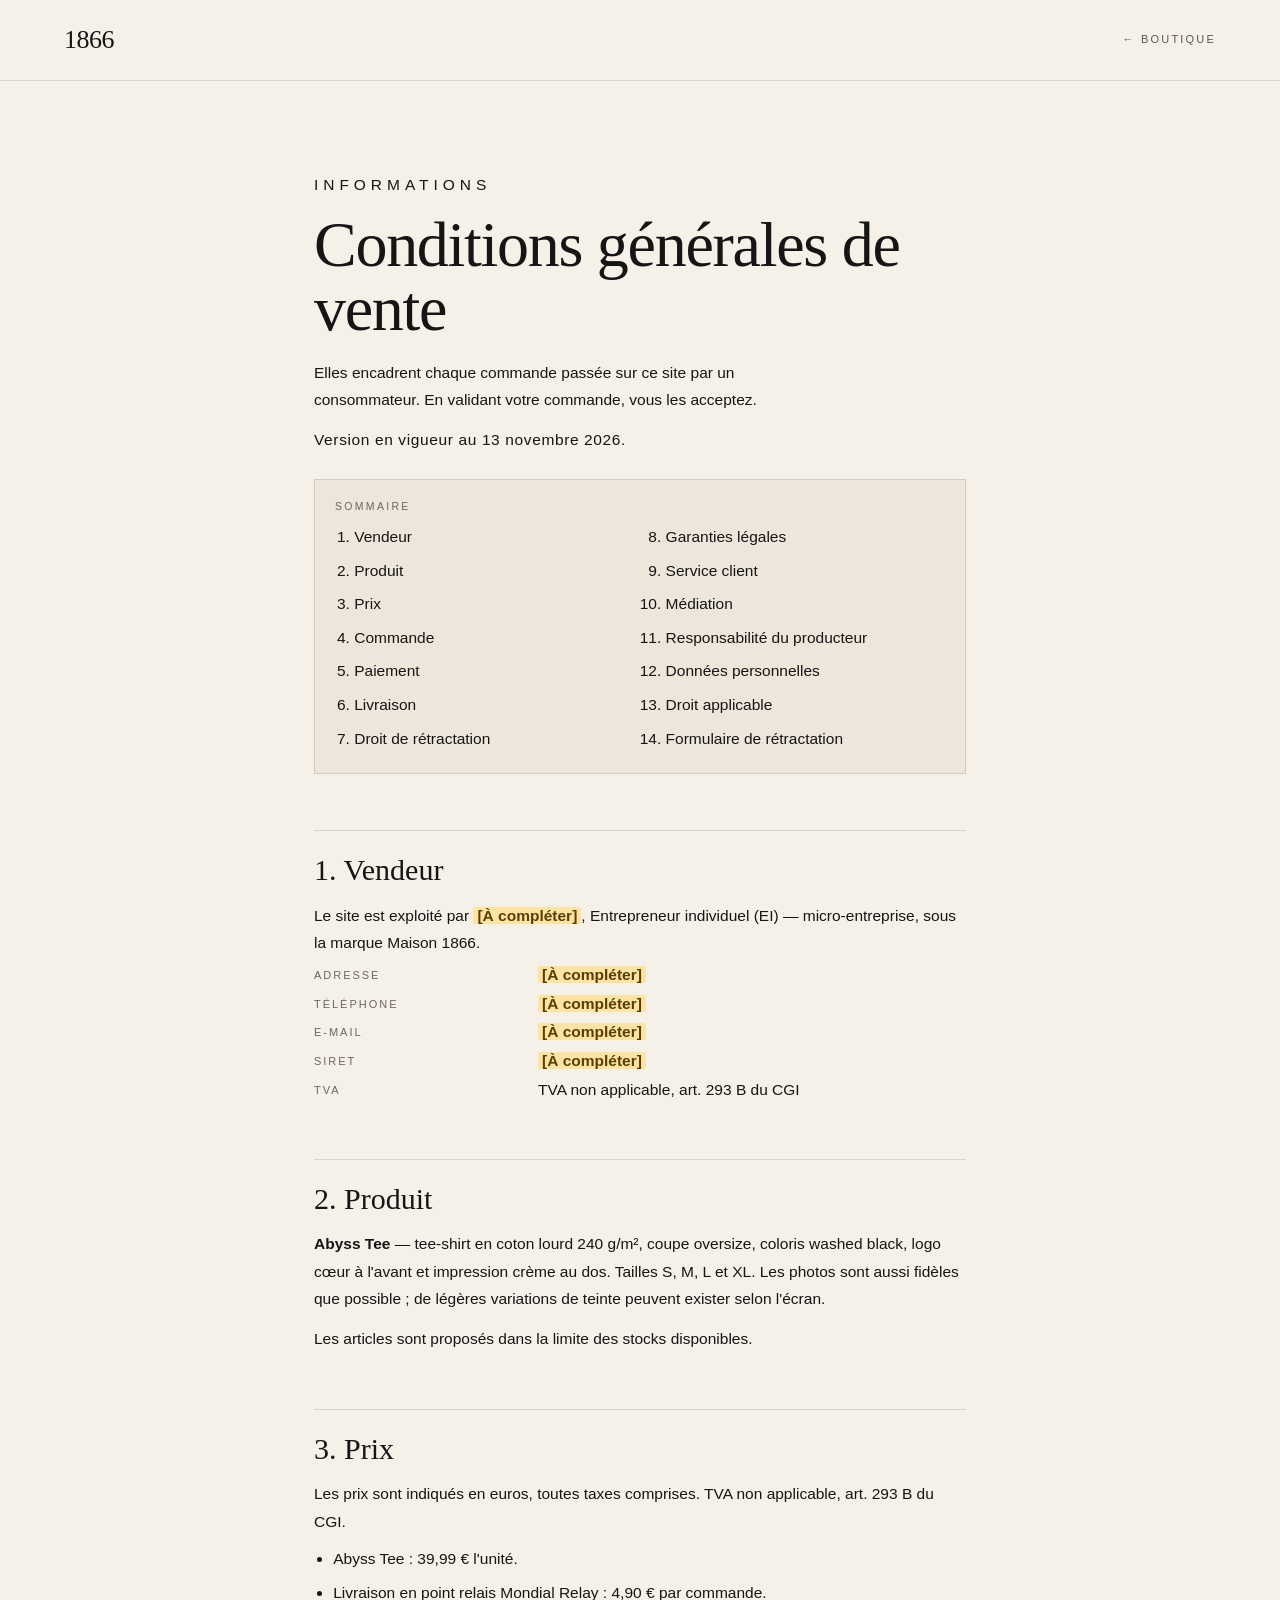
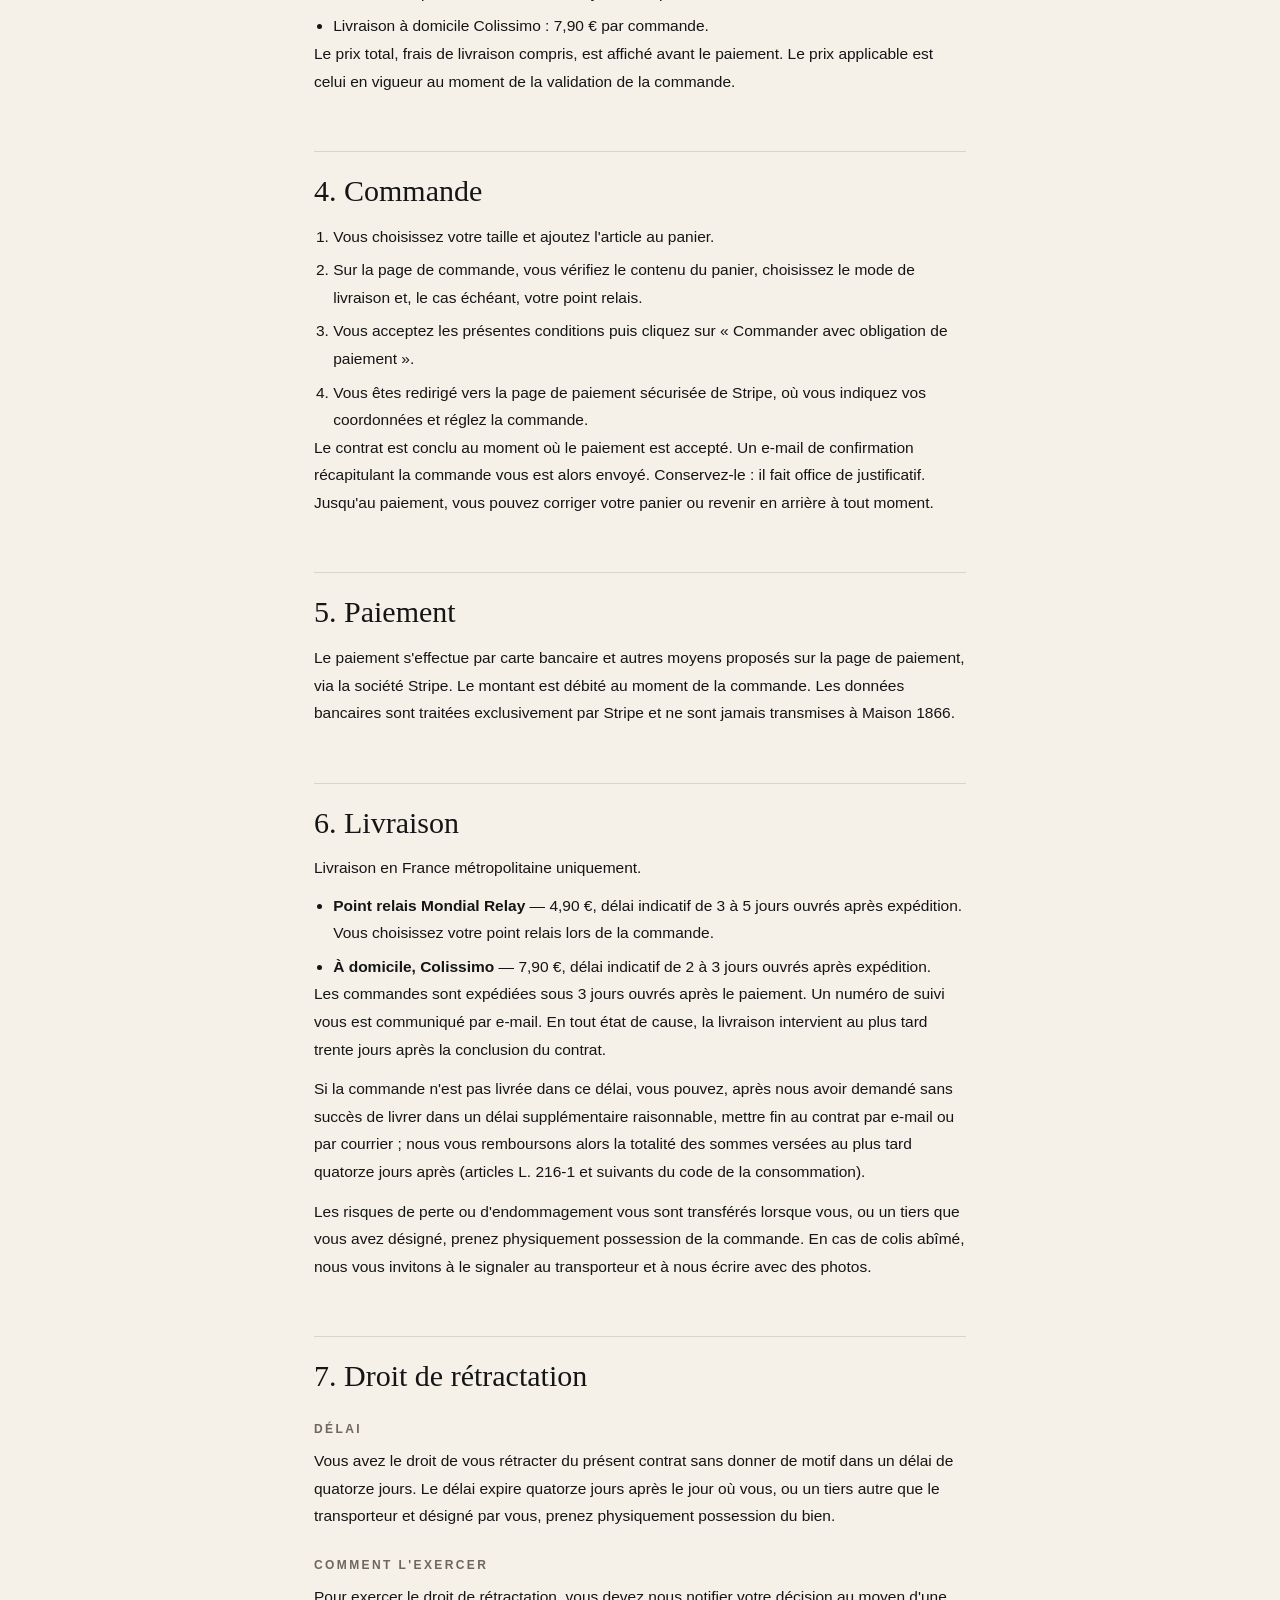
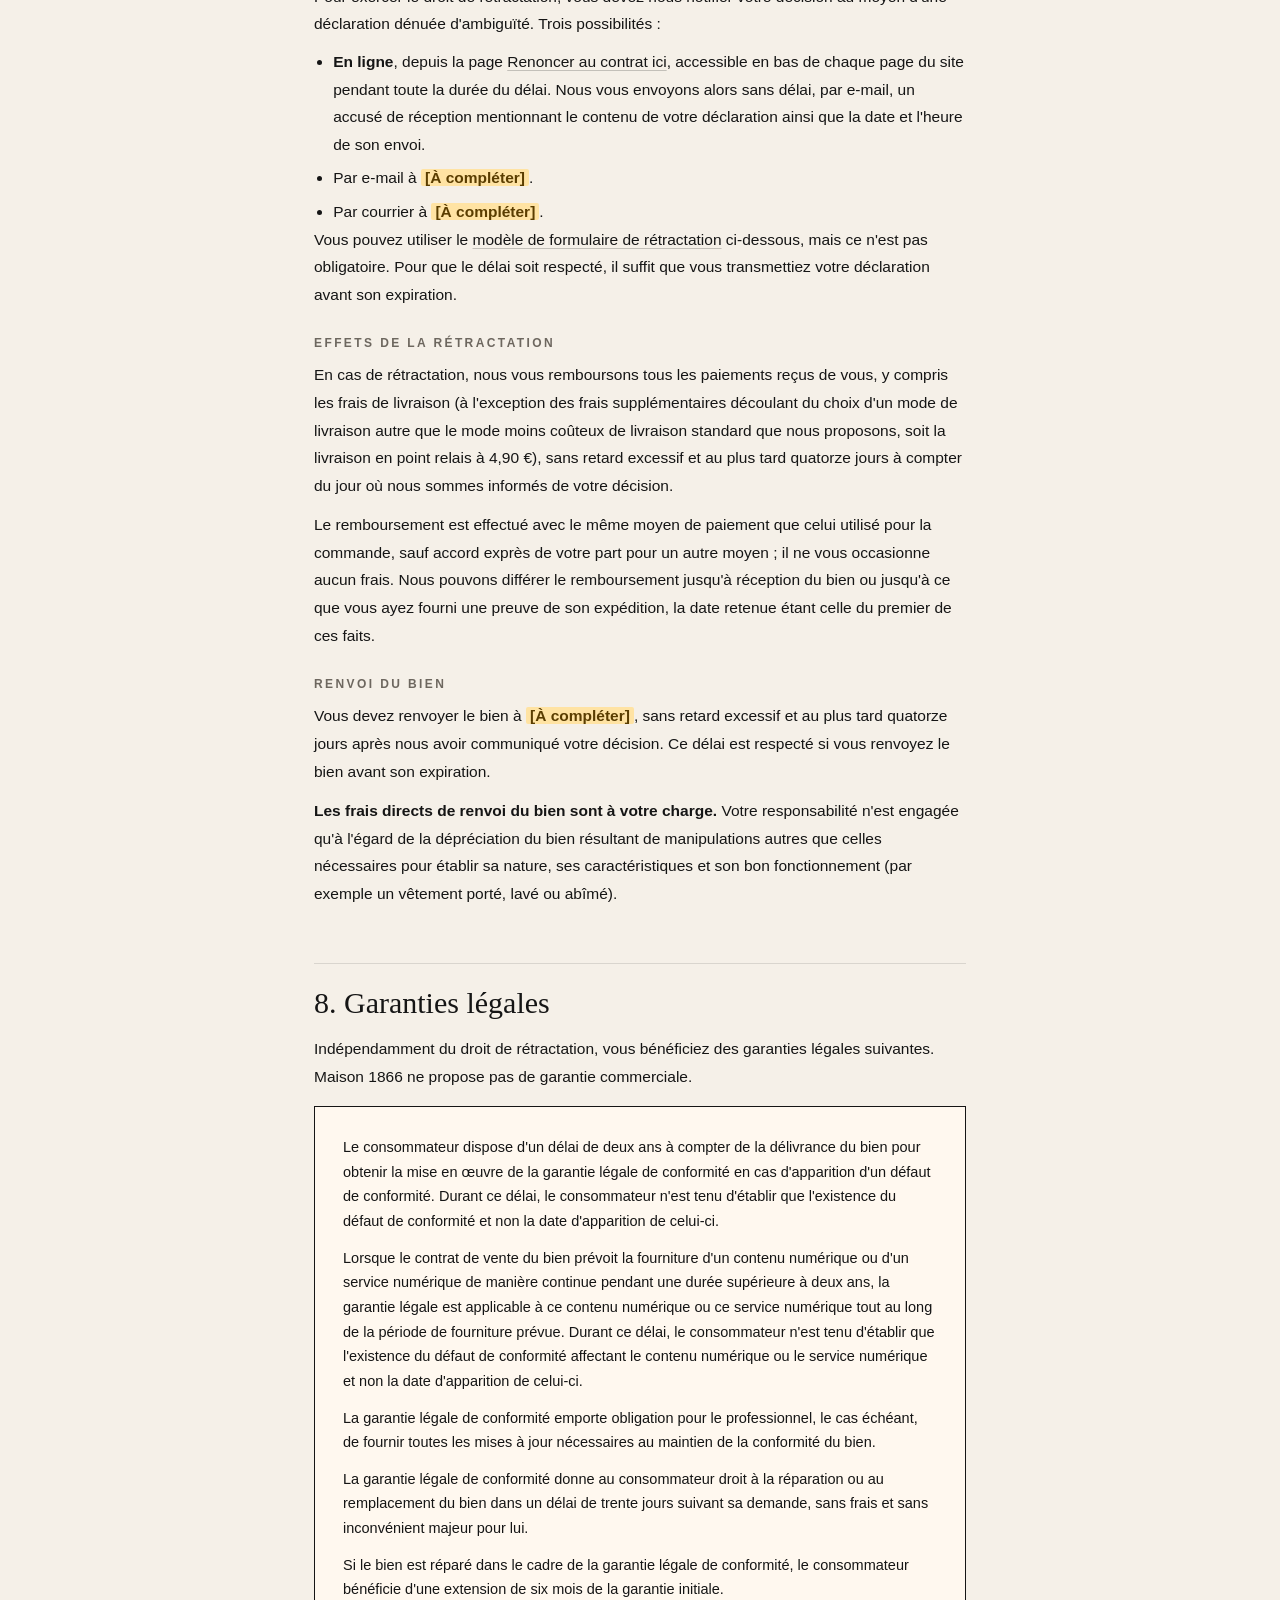
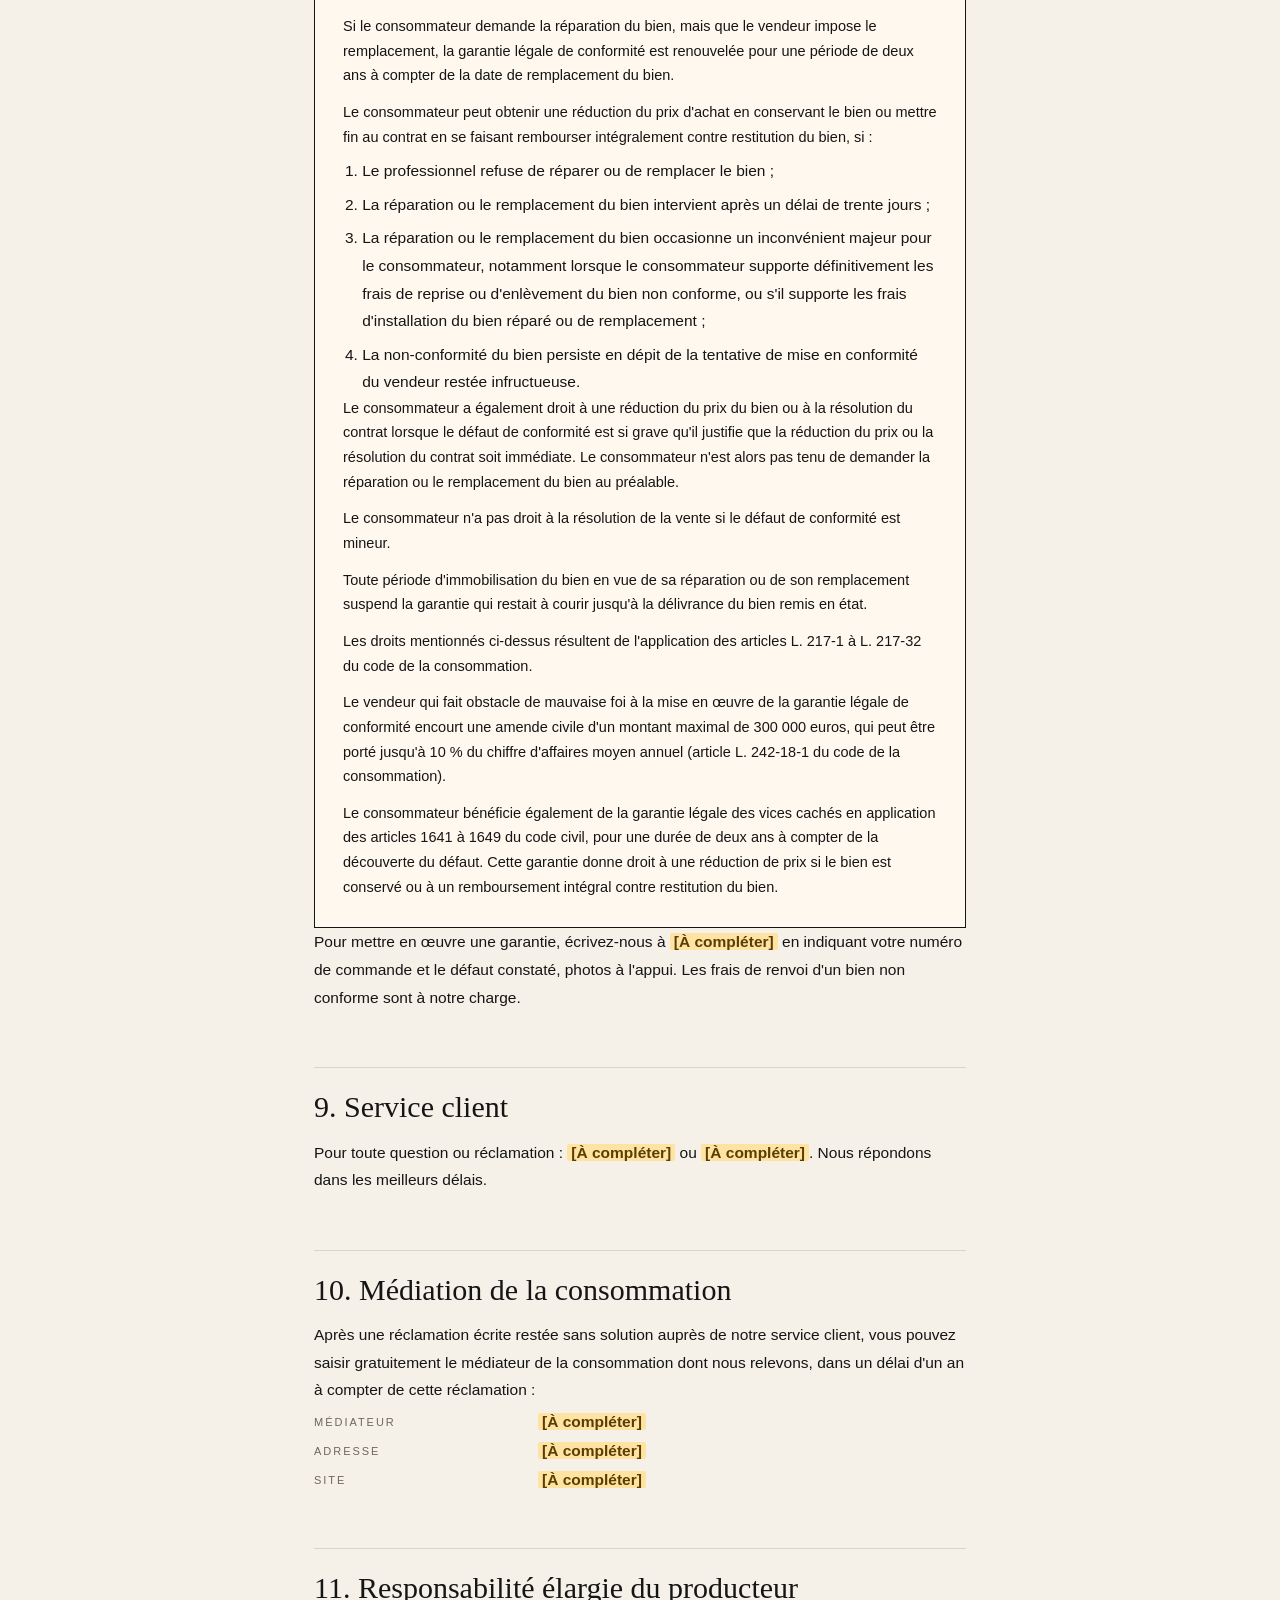
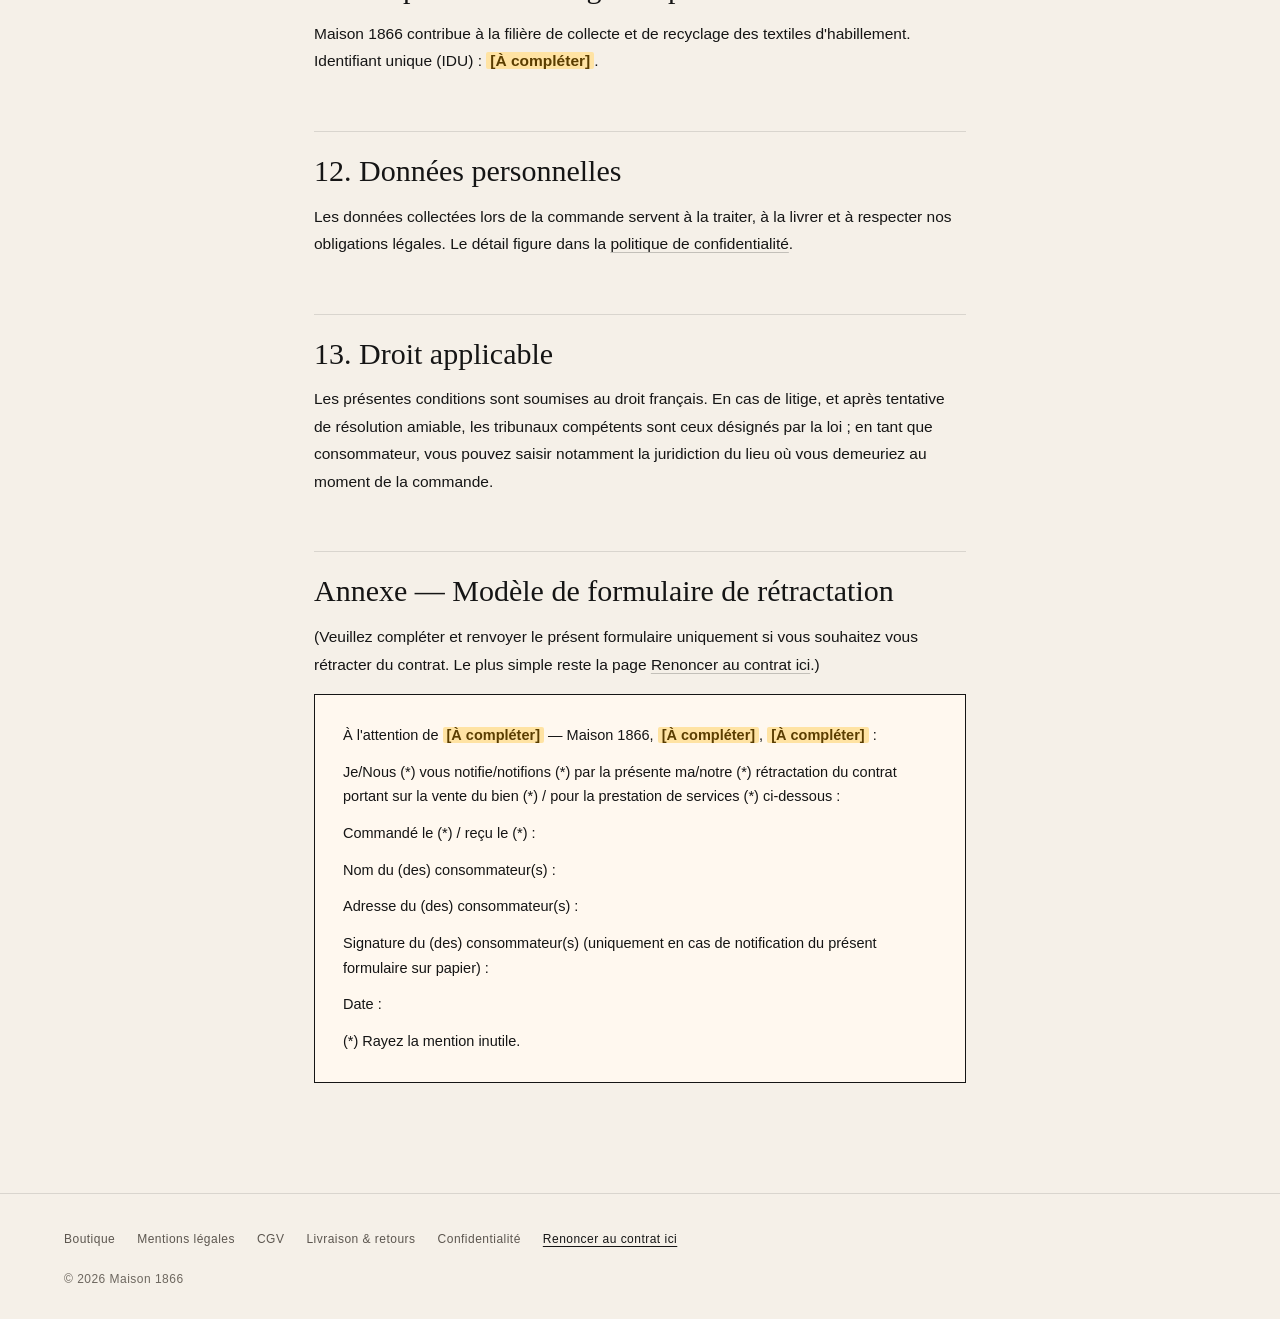
<file: cgv.html>
<!doctype html>
<html lang="fr">
<head>
<meta charset="UTF-8">
<meta http-equiv="Content-Security-Policy" content="default-src 'self'; base-uri 'self'; object-src 'none'; img-src 'self' data:; style-src 'self' 'unsafe-inline'; script-src 'self'; connect-src 'self'; form-action 'self'; upgrade-insecure-requests">
<meta name="referrer" content="strict-origin-when-cross-origin">
<meta name="viewport" content="width=device-width, initial-scale=1, viewport-fit=cover">
<meta name="theme-color" content="#F5F0E8">
<title>Conditions générales de vente — Maison 1866</title>
<meta name="description" content="Conditions générales de vente de Maison 1866 : prix, commande, livraison, droit de rétractation, garanties légales.">
<link rel="icon" href="data:image/svg+xml,<svg xmlns='http://www.w3.org/2000/svg' viewBox='0 0 64 64'><rect width='64' height='64' fill='%23F5F0E8'/><text x='32' y='42' font-family='Georgia,serif' font-size='21' letter-spacing='-1' fill='%23151515' text-anchor='middle'>1866</text></svg>">
<link rel="stylesheet" href="css/pages.css">
</head>
<body>
<a href="#contenu" class="skip">Aller au contenu</a>
<header class="p-hdr">
  <a href="index.html" class="p-logo" aria-label="Maison 1866 — accueil">1866</a>
  <a href="index.html" class="p-back">← Boutique</a>
</header>

<main id="contenu" class="legal">
  <p class="eyebrow">Informations</p>
  <h1>Conditions générales de vente</h1>
  <p class="lead">Elles encadrent chaque commande passée sur ce site par un consommateur. En validant votre commande, vous les acceptez.</p>
  <p class="maj">Version en vigueur au 13 novembre 2026.</p>

  <nav class="toc" aria-label="Sommaire">
    <span class="lbl">Sommaire</span>
    <ol>
      <li><a href="#vendeur">Vendeur</a></li>
      <li><a href="#produit">Produit</a></li>
      <li><a href="#prix">Prix</a></li>
      <li><a href="#commande">Commande</a></li>
      <li><a href="#paiement">Paiement</a></li>
      <li><a href="#livraison">Livraison</a></li>
      <li><a href="#retractation">Droit de rétractation</a></li>
      <li><a href="#garanties">Garanties légales</a></li>
      <li><a href="#service">Service client</a></li>
      <li><a href="#mediation">Médiation</a></li>
      <li><a href="#rep">Responsabilité du producteur</a></li>
      <li><a href="#donnees">Données personnelles</a></li>
      <li><a href="#droit">Droit applicable</a></li>
      <li><a href="#formulaire">Formulaire de rétractation</a></li>
    </ol>
  </nav>

  <h2 id="vendeur">1. Vendeur</h2>
  <p>Le site est exploité par <span data-cfg="exploitant.nom"></span>, <span data-cfg="exploitant.statut"></span>, sous la marque <span data-cfg="marque"></span>.</p>
  <dl>
    <dt>Adresse</dt><dd data-cfg="exploitant.adresse"></dd>
    <dt>Téléphone</dt><dd data-cfg="exploitant.telephone"></dd>
    <dt>E-mail</dt><dd data-cfg="exploitant.email" data-cfg-type="email"></dd>
    <dt>SIRET</dt><dd data-cfg="exploitant.siret"></dd>
    <dt>TVA</dt><dd data-cfg="exploitant.tva"></dd>
  </dl>

  <h2 id="produit">2. Produit</h2>
  <p><strong>Abyss Tee</strong> — tee-shirt en coton lourd 240 g/m², coupe oversize, coloris washed black, logo cœur à l'avant et impression crème au dos. Tailles S, M, L et XL. Les photos sont aussi fidèles que possible ; de légères variations de teinte peuvent exister selon l'écran.</p>
  <p>Les articles sont proposés dans la limite des stocks disponibles.</p>

  <h2 id="prix">3. Prix</h2>
  <p>Les prix sont indiqués en euros, toutes taxes comprises. <span data-cfg="exploitant.tva"></span>.</p>
  <ul>
    <li>Abyss Tee : <span data-cfg="produit.prix" data-cfg-type="prix"></span> l'unité.</li>
    <li>Livraison en point relais Mondial Relay : <span data-cfg="livraison.relais.prix" data-cfg-type="prix"></span> par commande.</li>
    <li>Livraison à domicile Colissimo : <span data-cfg="livraison.domicile.prix" data-cfg-type="prix"></span> par commande.</li>
  </ul>
  <p>Le prix total, frais de livraison compris, est affiché avant le paiement. Le prix applicable est celui en vigueur au moment de la validation de la commande.</p>

  <h2 id="commande">4. Commande</h2>
  <ol>
    <li>Vous choisissez votre taille et ajoutez l'article au panier.</li>
    <li>Sur la page de commande, vous vérifiez le contenu du panier, choisissez le mode de livraison et, le cas échéant, votre point relais.</li>
    <li>Vous acceptez les présentes conditions puis cliquez sur « Commander avec obligation de paiement ».</li>
    <li>Vous êtes redirigé vers la page de paiement sécurisée de Stripe, où vous indiquez vos coordonnées et réglez la commande.</li>
  </ol>
  <p>Le contrat est conclu au moment où le paiement est accepté. Un e-mail de confirmation récapitulant la commande vous est alors envoyé. Conservez-le : il fait office de justificatif. Jusqu'au paiement, vous pouvez corriger votre panier ou revenir en arrière à tout moment.</p>

  <h2 id="paiement">5. Paiement</h2>
  <p>Le paiement s'effectue par carte bancaire et autres moyens proposés sur la page de paiement, via la société Stripe. Le montant est débité au moment de la commande. Les données bancaires sont traitées exclusivement par Stripe et ne sont jamais transmises à Maison 1866.</p>

  <h2 id="livraison">6. Livraison</h2>
  <p>Livraison en <span data-cfg="livraison.zone"></span> uniquement.</p>
  <ul>
    <li><strong>Point relais Mondial Relay</strong> — <span data-cfg="livraison.relais.prix" data-cfg-type="prix"></span>, délai indicatif de <span data-cfg="livraison.relais.delai"></span> après expédition. Vous choisissez votre point relais lors de la commande.</li>
    <li><strong>À domicile, Colissimo</strong> — <span data-cfg="livraison.domicile.prix" data-cfg-type="prix"></span>, délai indicatif de <span data-cfg="livraison.domicile.delai"></span> après expédition.</li>
  </ul>
  <p>Les commandes sont expédiées <span data-cfg="livraison.expedition"></span>. Un numéro de suivi vous est communiqué par e-mail. En tout état de cause, la livraison intervient au plus tard trente jours après la conclusion du contrat.</p>
  <p>Si la commande n'est pas livrée dans ce délai, vous pouvez, après nous avoir demandé sans succès de livrer dans un délai supplémentaire raisonnable, mettre fin au contrat par e-mail ou par courrier ; nous vous remboursons alors la totalité des sommes versées au plus tard quatorze jours après (articles L. 216-1 et suivants du code de la consommation).</p>
  <p>Les risques de perte ou d'endommagement vous sont transférés lorsque vous, ou un tiers que vous avez désigné, prenez physiquement possession de la commande. En cas de colis abîmé, nous vous invitons à le signaler au transporteur et à nous écrire avec des photos.</p>

  <h2 id="retractation">7. Droit de rétractation</h2>
  <h3>Délai</h3>
  <p>Vous avez le droit de vous rétracter du présent contrat sans donner de motif dans un délai de quatorze jours. Le délai expire quatorze jours après le jour où vous, ou un tiers autre que le transporteur et désigné par vous, prenez physiquement possession du bien.</p>
  <h3>Comment l'exercer</h3>
  <p>Pour exercer le droit de rétractation, vous devez nous notifier votre décision au moyen d'une déclaration dénuée d'ambiguïté. Trois possibilités :</p>
  <ul>
    <li><strong>En ligne</strong>, depuis la page <a href="retractation.html">Renoncer au contrat ici</a>, accessible en bas de chaque page du site pendant toute la durée du délai. Nous vous envoyons alors sans délai, par e-mail, un accusé de réception mentionnant le contenu de votre déclaration ainsi que la date et l'heure de son envoi.</li>
    <li>Par e-mail à <span data-cfg="exploitant.email" data-cfg-type="email"></span>.</li>
    <li>Par courrier à <span data-cfg="exploitant.adresse"></span>.</li>
  </ul>
  <p>Vous pouvez utiliser le <a href="#formulaire">modèle de formulaire de rétractation</a> ci-dessous, mais ce n'est pas obligatoire. Pour que le délai soit respecté, il suffit que vous transmettiez votre déclaration avant son expiration.</p>
  <h3>Effets de la rétractation</h3>
  <p>En cas de rétractation, nous vous remboursons tous les paiements reçus de vous, y compris les frais de livraison (à l'exception des frais supplémentaires découlant du choix d'un mode de livraison autre que le mode moins coûteux de livraison standard que nous proposons, soit la livraison en point relais à <span data-cfg="livraison.relais.prix" data-cfg-type="prix"></span>), sans retard excessif et au plus tard quatorze jours à compter du jour où nous sommes informés de votre décision.</p>
  <p>Le remboursement est effectué avec le même moyen de paiement que celui utilisé pour la commande, sauf accord exprès de votre part pour un autre moyen ; il ne vous occasionne aucun frais. Nous pouvons différer le remboursement jusqu'à réception du bien ou jusqu'à ce que vous ayez fourni une preuve de son expédition, la date retenue étant celle du premier de ces faits.</p>
  <h3>Renvoi du bien</h3>
  <p>Vous devez renvoyer le bien à <span data-cfg="exploitant.adresse"></span>, sans retard excessif et au plus tard quatorze jours après nous avoir communiqué votre décision. Ce délai est respecté si vous renvoyez le bien avant son expiration.</p>
  <p><strong>Les frais directs de renvoi du bien sont à votre charge.</strong> Votre responsabilité n'est engagée qu'à l'égard de la dépréciation du bien résultant de manipulations autres que celles nécessaires pour établir sa nature, ses caractéristiques et son bon fonctionnement (par exemple un vêtement porté, lavé ou abîmé).</p>

  <h2 id="garanties">8. Garanties légales</h2>
  <p>Indépendamment du droit de rétractation, vous bénéficiez des garanties légales suivantes. Maison 1866 ne propose pas de garantie commerciale.</p>
  <div class="encadre">
    <p>Le consommateur dispose d'un délai de deux ans à compter de la délivrance du bien pour obtenir la mise en œuvre de la garantie légale de conformité en cas d'apparition d'un défaut de conformité. Durant ce délai, le consommateur n'est tenu d'établir que l'existence du défaut de conformité et non la date d'apparition de celui-ci.</p>
    <p>Lorsque le contrat de vente du bien prévoit la fourniture d'un contenu numérique ou d'un service numérique de manière continue pendant une durée supérieure à deux ans, la garantie légale est applicable à ce contenu numérique ou ce service numérique tout au long de la période de fourniture prévue. Durant ce délai, le consommateur n'est tenu d'établir que l'existence du défaut de conformité affectant le contenu numérique ou le service numérique et non la date d'apparition de celui-ci.</p>
    <p>La garantie légale de conformité emporte obligation pour le professionnel, le cas échéant, de fournir toutes les mises à jour nécessaires au maintien de la conformité du bien.</p>
    <p>La garantie légale de conformité donne au consommateur droit à la réparation ou au remplacement du bien dans un délai de trente jours suivant sa demande, sans frais et sans inconvénient majeur pour lui.</p>
    <p>Si le bien est réparé dans le cadre de la garantie légale de conformité, le consommateur bénéficie d'une extension de six mois de la garantie initiale.</p>
    <p>Si le consommateur demande la réparation du bien, mais que le vendeur impose le remplacement, la garantie légale de conformité est renouvelée pour une période de deux ans à compter de la date de remplacement du bien.</p>
    <p>Le consommateur peut obtenir une réduction du prix d'achat en conservant le bien ou mettre fin au contrat en se faisant rembourser intégralement contre restitution du bien, si :</p>
    <ol>
      <li>Le professionnel refuse de réparer ou de remplacer le bien ;</li>
      <li>La réparation ou le remplacement du bien intervient après un délai de trente jours ;</li>
      <li>La réparation ou le remplacement du bien occasionne un inconvénient majeur pour le consommateur, notamment lorsque le consommateur supporte définitivement les frais de reprise ou d'enlèvement du bien non conforme, ou s'il supporte les frais d'installation du bien réparé ou de remplacement ;</li>
      <li>La non-conformité du bien persiste en dépit de la tentative de mise en conformité du vendeur restée infructueuse.</li>
    </ol>
    <p>Le consommateur a également droit à une réduction du prix du bien ou à la résolution du contrat lorsque le défaut de conformité est si grave qu'il justifie que la réduction du prix ou la résolution du contrat soit immédiate. Le consommateur n'est alors pas tenu de demander la réparation ou le remplacement du bien au préalable.</p>
    <p>Le consommateur n'a pas droit à la résolution de la vente si le défaut de conformité est mineur.</p>
    <p>Toute période d'immobilisation du bien en vue de sa réparation ou de son remplacement suspend la garantie qui restait à courir jusqu'à la délivrance du bien remis en état.</p>
    <p>Les droits mentionnés ci-dessus résultent de l'application des articles L. 217-1 à L. 217-32 du code de la consommation.</p>
    <p>Le vendeur qui fait obstacle de mauvaise foi à la mise en œuvre de la garantie légale de conformité encourt une amende civile d'un montant maximal de 300 000 euros, qui peut être porté jusqu'à 10 % du chiffre d'affaires moyen annuel (article L. 242-18-1 du code de la consommation).</p>
    <p>Le consommateur bénéficie également de la garantie légale des vices cachés en application des articles 1641 à 1649 du code civil, pour une durée de deux ans à compter de la découverte du défaut. Cette garantie donne droit à une réduction de prix si le bien est conservé ou à un remboursement intégral contre restitution du bien.</p>
  </div>
  <p>Pour mettre en œuvre une garantie, écrivez-nous à <span data-cfg="exploitant.email" data-cfg-type="email"></span> en indiquant votre numéro de commande et le défaut constaté, photos à l'appui. Les frais de renvoi d'un bien non conforme sont à notre charge.</p>

  <h2 id="service">9. Service client</h2>
  <p>Pour toute question ou réclamation : <span data-cfg="exploitant.email" data-cfg-type="email"></span> ou <span data-cfg="exploitant.telephone"></span>. Nous répondons dans les meilleurs délais.</p>

  <h2 id="mediation">10. Médiation de la consommation</h2>
  <p>Après une réclamation écrite restée sans solution auprès de notre service client, vous pouvez saisir gratuitement le médiateur de la consommation dont nous relevons, dans un délai d'un an à compter de cette réclamation :</p>
  <dl>
    <dt>Médiateur</dt><dd data-cfg="mediateur.nom"></dd>
    <dt>Adresse</dt><dd data-cfg="mediateur.adresse"></dd>
    <dt>Site</dt><dd data-cfg="mediateur.site" data-cfg-type="url"></dd>
  </dl>

  <h2 id="rep">11. Responsabilité élargie du producteur</h2>
  <p>Maison 1866 contribue à la filière de collecte et de recyclage des textiles d'habillement. Identifiant unique (IDU) : <span data-cfg="exploitant.idu"></span>.</p>

  <h2 id="donnees">12. Données personnelles</h2>
  <p>Les données collectées lors de la commande servent à la traiter, à la livrer et à respecter nos obligations légales. Le détail figure dans la <a href="confidentialite.html">politique de confidentialité</a>.</p>

  <h2 id="droit">13. Droit applicable</h2>
  <p>Les présentes conditions sont soumises au droit français. En cas de litige, et après tentative de résolution amiable, les tribunaux compétents sont ceux désignés par la loi ; en tant que consommateur, vous pouvez saisir notamment la juridiction du lieu où vous demeuriez au moment de la commande.</p>

  <h2 id="formulaire">Annexe — Modèle de formulaire de rétractation</h2>
  <p>(Veuillez compléter et renvoyer le présent formulaire uniquement si vous souhaitez vous rétracter du contrat. Le plus simple reste la page <a href="retractation.html">Renoncer au contrat ici</a>.)</p>
  <div class="encadre">
    <p>À l'attention de <span data-cfg="exploitant.nom"></span> — <span data-cfg="marque"></span>, <span data-cfg="exploitant.adresse"></span>, <span data-cfg="exploitant.email"></span> :</p>
    <p>Je/Nous (*) vous notifie/notifions (*) par la présente ma/notre (*) rétractation du contrat portant sur la vente du bien (*) / pour la prestation de services (*) ci-dessous :</p>
    <p>Commandé le (*) / reçu le (*) :</p>
    <p>Nom du (des) consommateur(s) :</p>
    <p>Adresse du (des) consommateur(s) :</p>
    <p>Signature du (des) consommateur(s) (uniquement en cas de notification du présent formulaire sur papier) :</p>
    <p>Date :</p>
    <p>(*) Rayez la mention inutile.</p>
  </div>
</main>

<footer class="p-foot">
  <nav aria-label="Informations légales">
    <a href="index.html">Boutique</a>
    <a href="mentions-legales.html">Mentions légales</a>
    <a href="cgv.html" aria-current="page">CGV</a>
    <a href="cgv.html#livraison">Livraison &amp; retours</a>
    <a href="confidentialite.html">Confidentialité</a>
    <a href="retractation.html" class="retract">Renoncer au contrat ici</a>
  </nav>
  <p>© <span data-year>2026</span> Maison 1866</p>
</footer>
<script src="js/config.js"></script>
<script src="js/pages.js"></script>
</body>
</html>
</file>
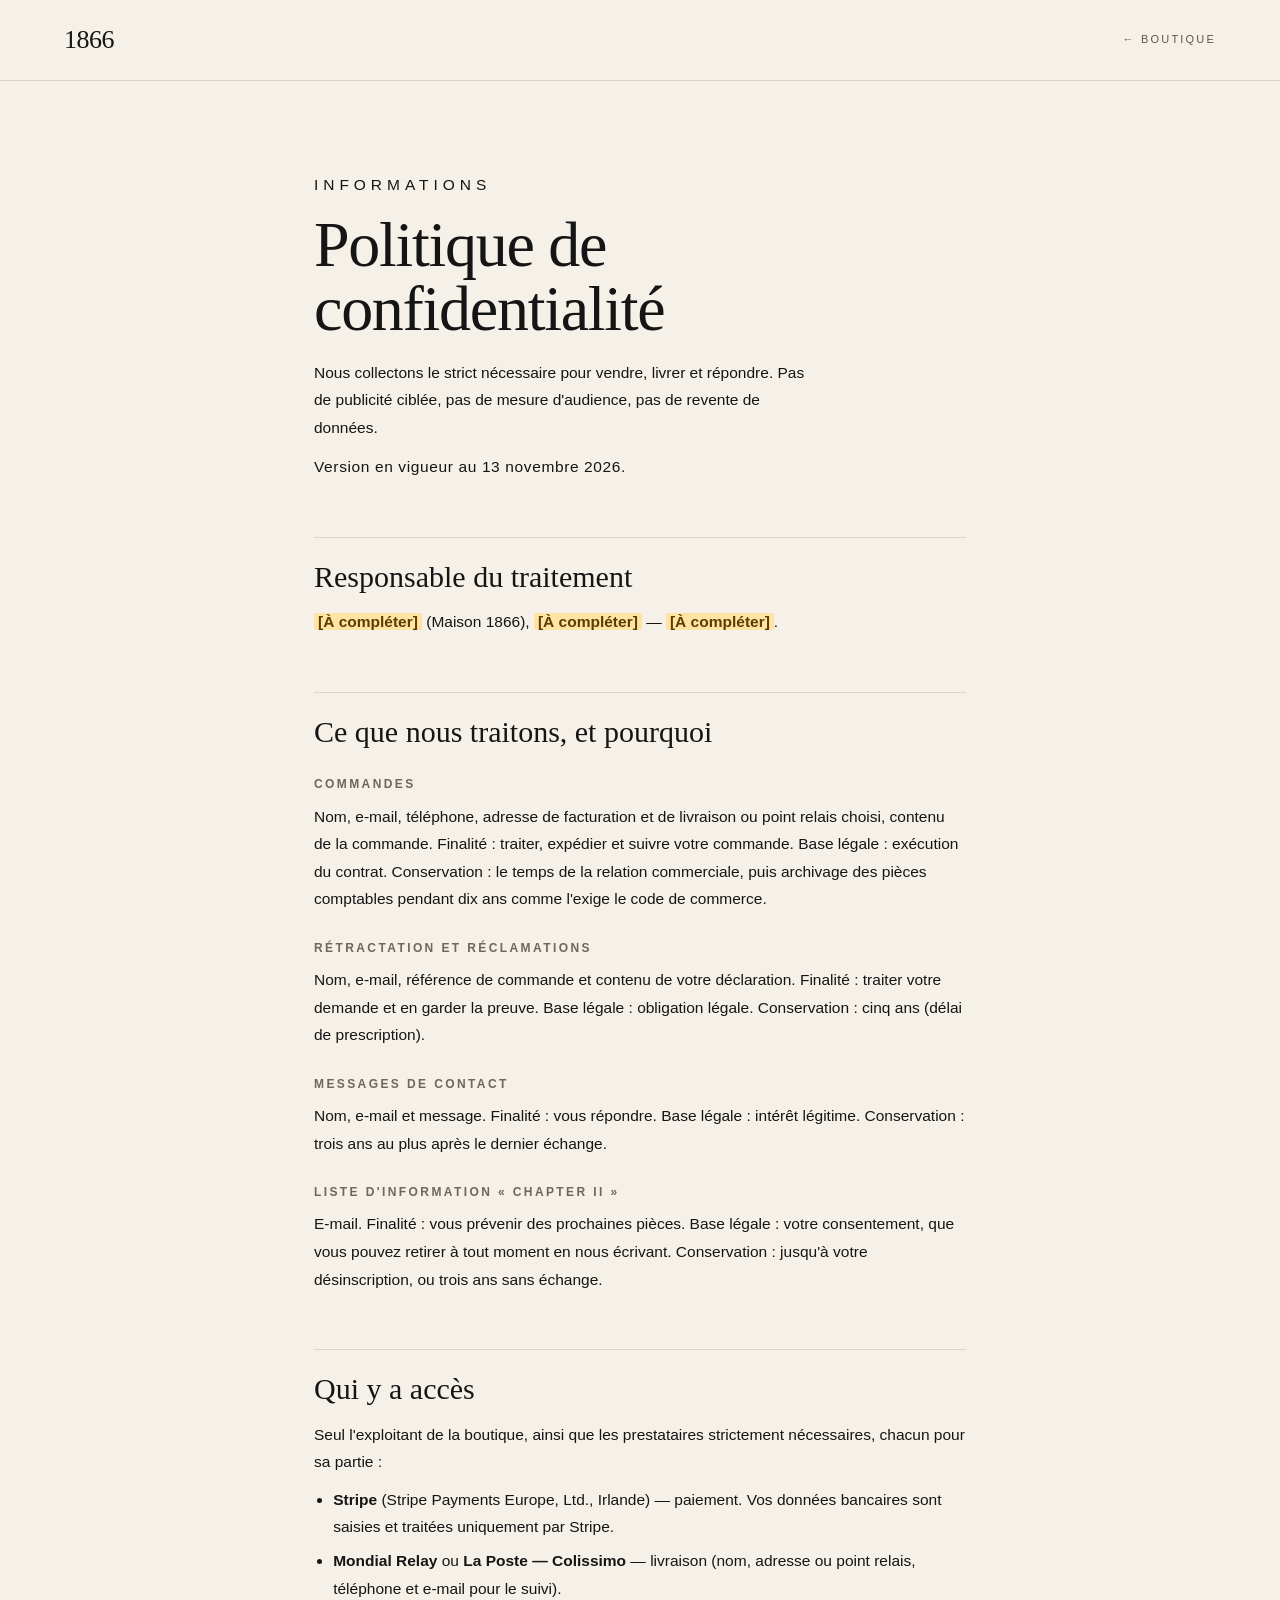
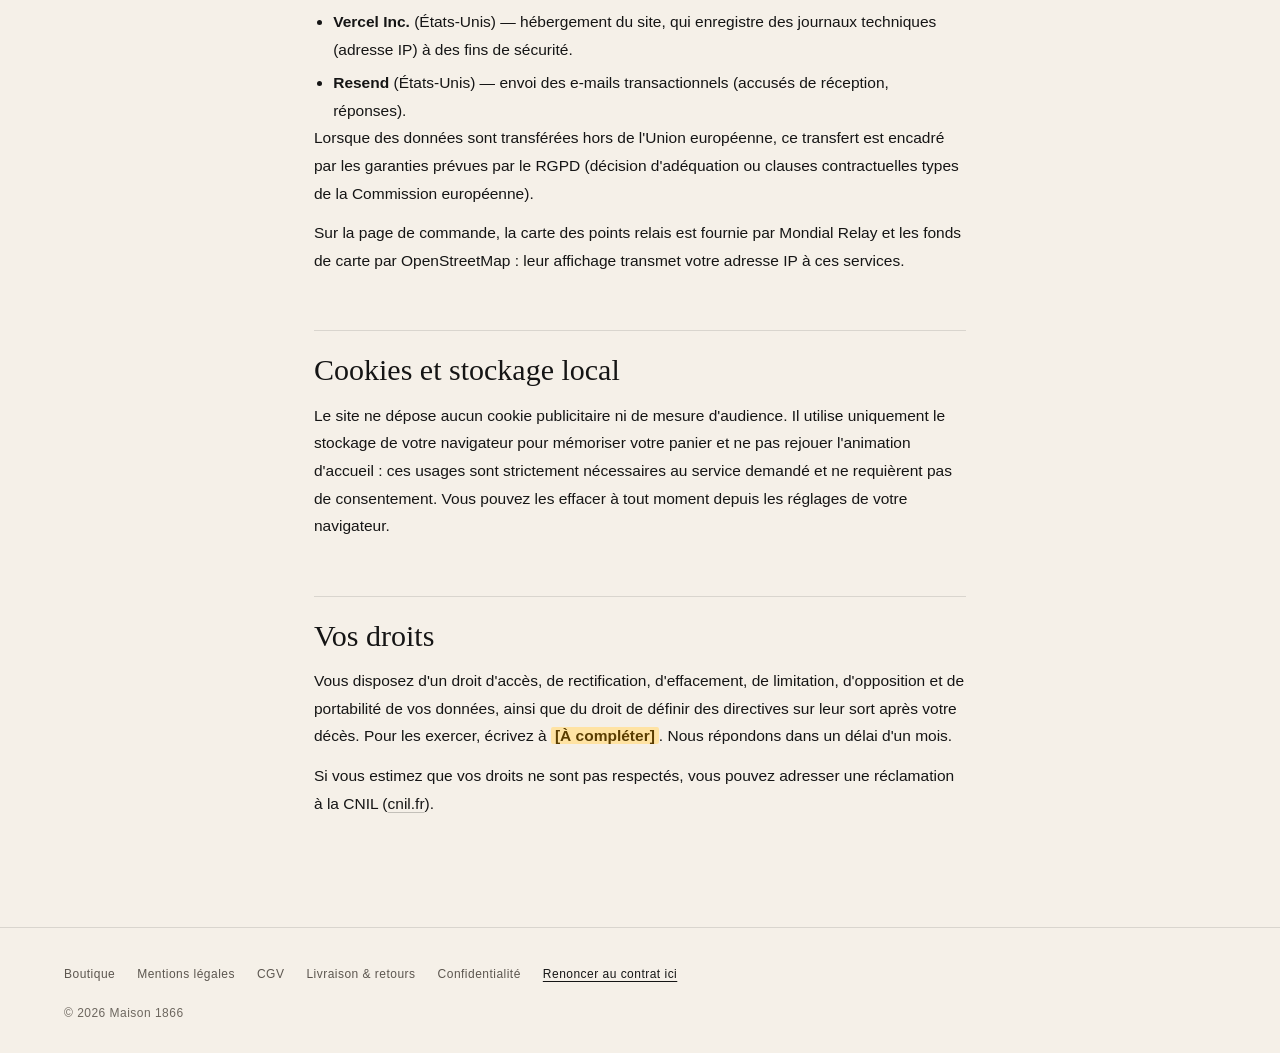
<file: confidentialite.html>
<!doctype html>
<html lang="fr">
<head>
<meta charset="UTF-8">
<meta http-equiv="Content-Security-Policy" content="default-src 'self'; base-uri 'self'; object-src 'none'; img-src 'self' data:; style-src 'self' 'unsafe-inline'; script-src 'self'; connect-src 'self'; form-action 'self'; upgrade-insecure-requests">
<meta name="referrer" content="strict-origin-when-cross-origin">
<meta name="viewport" content="width=device-width, initial-scale=1, viewport-fit=cover">
<meta name="theme-color" content="#F5F0E8">
<title>Politique de confidentialité — Maison 1866</title>
<meta name="description" content="Comment Maison 1866 traite vos données personnelles : commande, livraison, contact, droits.">
<link rel="icon" href="data:image/svg+xml,<svg xmlns='http://www.w3.org/2000/svg' viewBox='0 0 64 64'><rect width='64' height='64' fill='%23F5F0E8'/><text x='32' y='42' font-family='Georgia,serif' font-size='21' letter-spacing='-1' fill='%23151515' text-anchor='middle'>1866</text></svg>">
<link rel="stylesheet" href="css/pages.css">
</head>
<body>
<a href="#contenu" class="skip">Aller au contenu</a>
<header class="p-hdr">
  <a href="index.html" class="p-logo" aria-label="Maison 1866 — accueil">1866</a>
  <a href="index.html" class="p-back">← Boutique</a>
</header>

<main id="contenu" class="legal">
  <p class="eyebrow">Informations</p>
  <h1>Politique de confidentialité</h1>
  <p class="lead">Nous collectons le strict nécessaire pour vendre, livrer et répondre. Pas de publicité ciblée, pas de mesure d'audience, pas de revente de données.</p>
  <p class="maj">Version en vigueur au 13 novembre 2026.</p>

  <h2>Responsable du traitement</h2>
  <p><span data-cfg="exploitant.nom"></span> (<span data-cfg="marque"></span>), <span data-cfg="exploitant.adresse"></span> — <span data-cfg="exploitant.email" data-cfg-type="email"></span>.</p>

  <h2>Ce que nous traitons, et pourquoi</h2>
  <h3>Commandes</h3>
  <p>Nom, e-mail, téléphone, adresse de facturation et de livraison ou point relais choisi, contenu de la commande. Finalité : traiter, expédier et suivre votre commande. Base légale : exécution du contrat. Conservation : le temps de la relation commerciale, puis archivage des pièces comptables pendant dix ans comme l'exige le code de commerce.</p>
  <h3>Rétractation et réclamations</h3>
  <p>Nom, e-mail, référence de commande et contenu de votre déclaration. Finalité : traiter votre demande et en garder la preuve. Base légale : obligation légale. Conservation : cinq ans (délai de prescription).</p>
  <h3>Messages de contact</h3>
  <p>Nom, e-mail et message. Finalité : vous répondre. Base légale : intérêt légitime. Conservation : trois ans au plus après le dernier échange.</p>
  <h3>Liste d'information « Chapter II »</h3>
  <p>E-mail. Finalité : vous prévenir des prochaines pièces. Base légale : votre consentement, que vous pouvez retirer à tout moment en nous écrivant. Conservation : jusqu'à votre désinscription, ou trois ans sans échange.</p>

  <h2>Qui y a accès</h2>
  <p>Seul l'exploitant de la boutique, ainsi que les prestataires strictement nécessaires, chacun pour sa partie :</p>
  <ul>
    <li><strong>Stripe</strong> (Stripe Payments Europe, Ltd., Irlande) — paiement. Vos données bancaires sont saisies et traitées uniquement par Stripe.</li>
    <li><strong>Mondial Relay</strong> ou <strong>La Poste — Colissimo</strong> — livraison (nom, adresse ou point relais, téléphone et e-mail pour le suivi).</li>
    <li><strong>Vercel Inc.</strong> (États-Unis) — hébergement du site, qui enregistre des journaux techniques (adresse IP) à des fins de sécurité.</li>
    <li><strong>Resend</strong> (États-Unis) — envoi des e-mails transactionnels (accusés de réception, réponses).</li>
  </ul>
  <p>Lorsque des données sont transférées hors de l'Union européenne, ce transfert est encadré par les garanties prévues par le RGPD (décision d'adéquation ou clauses contractuelles types de la Commission européenne).</p>
  <p>Sur la page de commande, la carte des points relais est fournie par Mondial Relay et les fonds de carte par OpenStreetMap : leur affichage transmet votre adresse IP à ces services.</p>

  <h2>Cookies et stockage local</h2>
  <p>Le site ne dépose aucun cookie publicitaire ni de mesure d'audience. Il utilise uniquement le stockage de votre navigateur pour mémoriser votre panier et ne pas rejouer l'animation d'accueil : ces usages sont strictement nécessaires au service demandé et ne requièrent pas de consentement. Vous pouvez les effacer à tout moment depuis les réglages de votre navigateur.</p>

  <h2>Vos droits</h2>
  <p>Vous disposez d'un droit d'accès, de rectification, d'effacement, de limitation, d'opposition et de portabilité de vos données, ainsi que du droit de définir des directives sur leur sort après votre décès. Pour les exercer, écrivez à <span data-cfg="exploitant.email" data-cfg-type="email"></span>. Nous répondons dans un délai d'un mois.</p>
  <p>Si vous estimez que vos droits ne sont pas respectés, vous pouvez adresser une réclamation à la CNIL (<a href="https://www.cnil.fr" rel="noopener" target="_blank">cnil.fr</a>).</p>
</main>

<footer class="p-foot">
  <nav aria-label="Informations légales">
    <a href="index.html">Boutique</a>
    <a href="mentions-legales.html">Mentions légales</a>
    <a href="cgv.html">CGV</a>
    <a href="cgv.html#livraison">Livraison &amp; retours</a>
    <a href="confidentialite.html" aria-current="page">Confidentialité</a>
    <a href="retractation.html" class="retract">Renoncer au contrat ici</a>
  </nav>
  <p>© <span data-year>2026</span> Maison 1866</p>
</footer>
<script src="js/config.js"></script>
<script src="js/pages.js"></script>
</body>
</html>
</file>
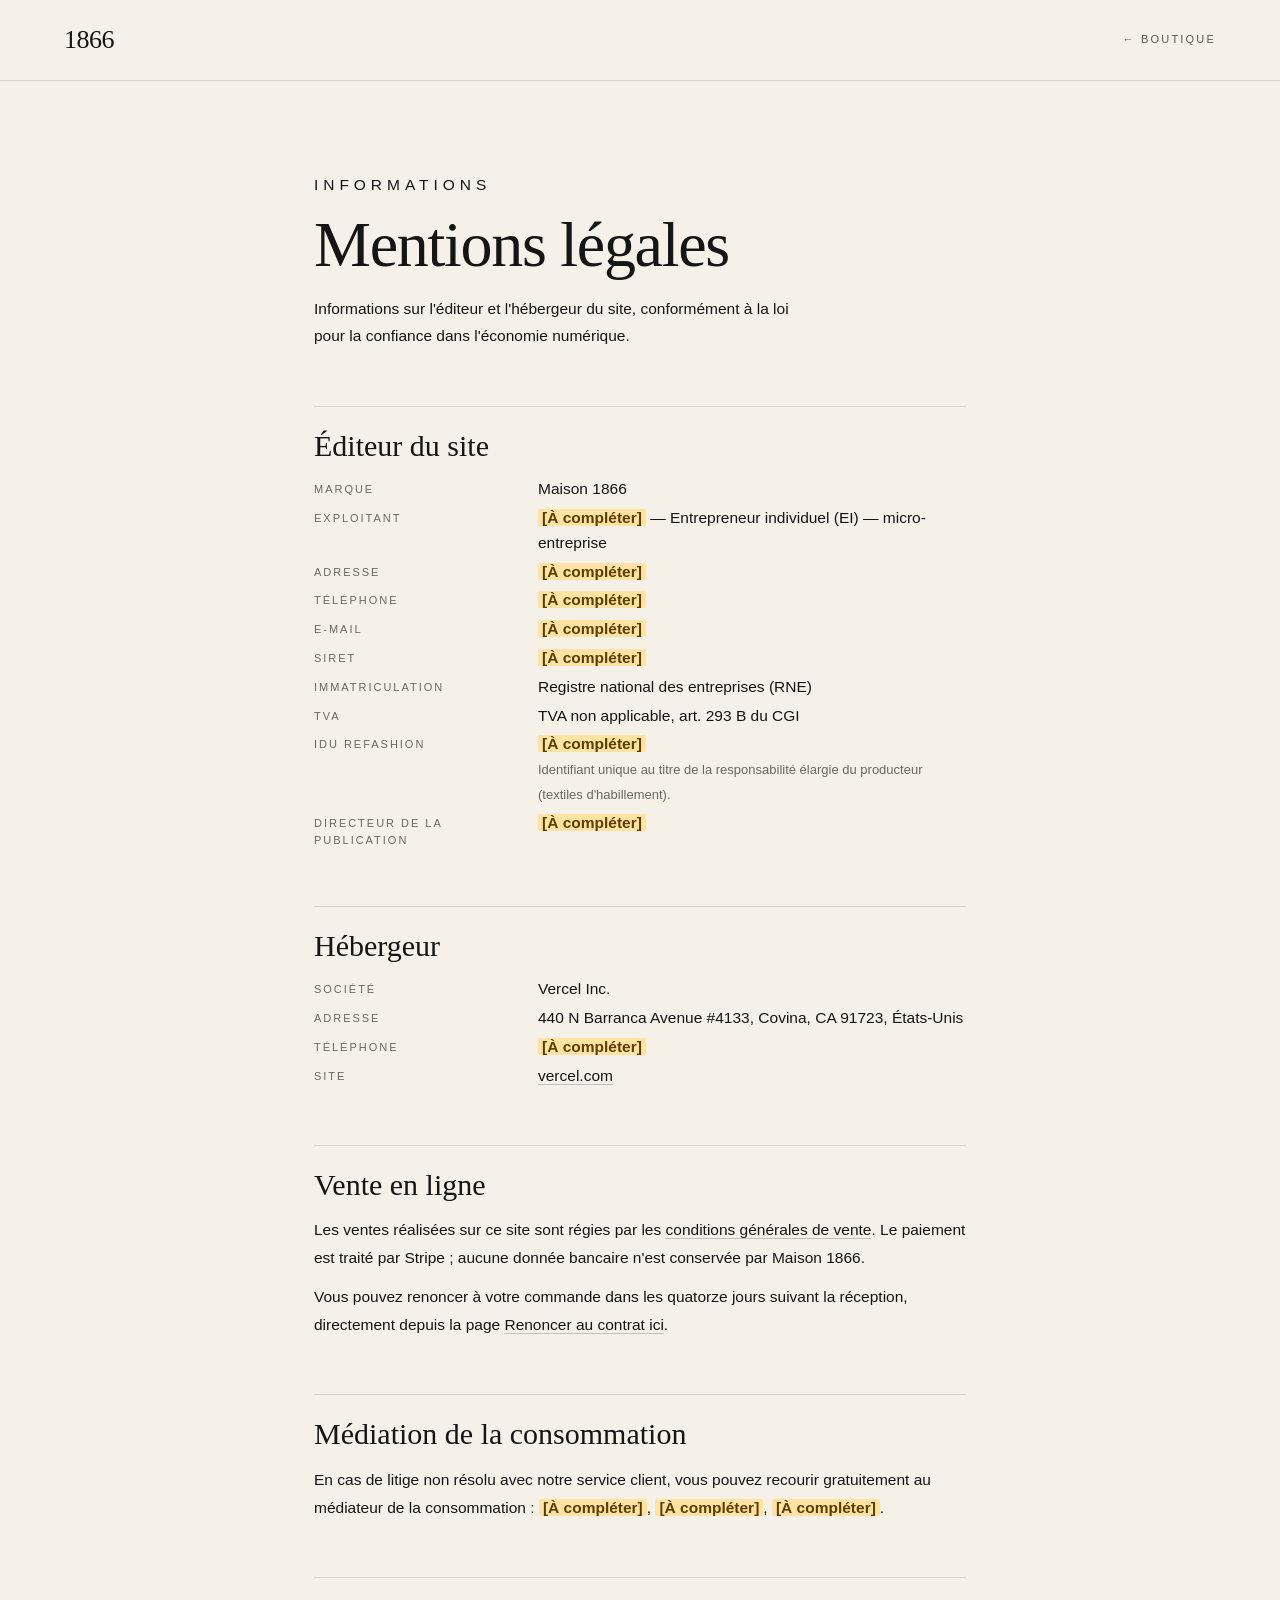
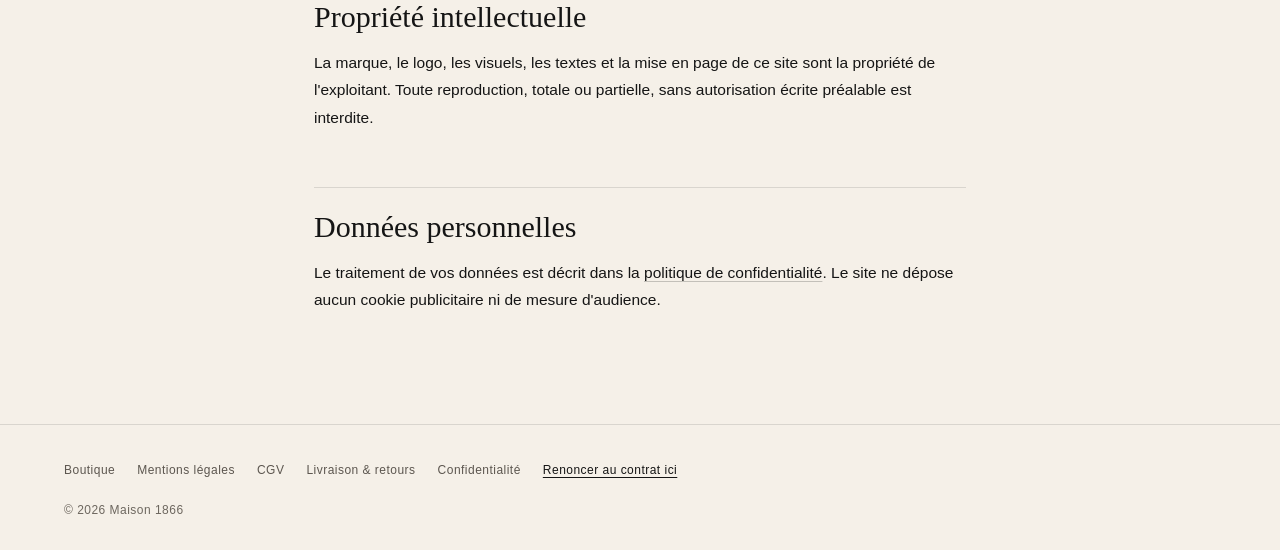
<file: mentions-legales.html>
<!doctype html>
<html lang="fr">
<head>
<meta charset="UTF-8">
<meta http-equiv="Content-Security-Policy" content="default-src 'self'; base-uri 'self'; object-src 'none'; img-src 'self' data:; style-src 'self' 'unsafe-inline'; script-src 'self'; connect-src 'self'; form-action 'self'; upgrade-insecure-requests">
<meta name="referrer" content="strict-origin-when-cross-origin">
<meta name="viewport" content="width=device-width, initial-scale=1, viewport-fit=cover">
<meta name="theme-color" content="#F5F0E8">
<title>Mentions légales — Maison 1866</title>
<meta name="description" content="Mentions légales du site Maison 1866 : éditeur, hébergeur, propriété intellectuelle.">
<link rel="icon" href="data:image/svg+xml,<svg xmlns='http://www.w3.org/2000/svg' viewBox='0 0 64 64'><rect width='64' height='64' fill='%23F5F0E8'/><text x='32' y='42' font-family='Georgia,serif' font-size='21' letter-spacing='-1' fill='%23151515' text-anchor='middle'>1866</text></svg>">
<link rel="stylesheet" href="css/pages.css">
</head>
<body>
<a href="#contenu" class="skip">Aller au contenu</a>
<header class="p-hdr">
  <a href="index.html" class="p-logo" aria-label="Maison 1866 — accueil">1866</a>
  <a href="index.html" class="p-back">← Boutique</a>
</header>

<main id="contenu" class="legal">
  <p class="eyebrow">Informations</p>
  <h1>Mentions légales</h1>
  <p class="lead">Informations sur l'éditeur et l'hébergeur du site, conformément à la loi pour la confiance dans l'économie numérique.</p>

  <h2>Éditeur du site</h2>
  <dl>
    <dt>Marque</dt><dd data-cfg="marque"></dd>
    <dt>Exploitant</dt><dd><span data-cfg="exploitant.nom"></span> — <span data-cfg="exploitant.statut"></span></dd>
    <dt>Adresse</dt><dd data-cfg="exploitant.adresse"></dd>
    <dt>Téléphone</dt><dd data-cfg="exploitant.telephone"></dd>
    <dt>E-mail</dt><dd data-cfg="exploitant.email" data-cfg-type="email"></dd>
    <dt>SIRET</dt><dd data-cfg="exploitant.siret"></dd>
    <dt>Immatriculation</dt><dd data-cfg="exploitant.immatriculation"></dd>
    <dt>TVA</dt><dd data-cfg="exploitant.tva"></dd>
    <dt>IDU Refashion</dt><dd><span data-cfg="exploitant.idu"></span><br><span style="font-size:13px;color:var(--ink-3)">Identifiant unique au titre de la responsabilité élargie du producteur (textiles d'habillement).</span></dd>
    <dt>Directeur de la publication</dt><dd data-cfg="exploitant.nom"></dd>
  </dl>

  <h2>Hébergeur</h2>
  <dl>
    <dt>Société</dt><dd data-cfg="hebergeur.nom"></dd>
    <dt>Adresse</dt><dd data-cfg="hebergeur.adresse"></dd>
    <dt>Téléphone</dt><dd data-cfg="hebergeur.telephone"></dd>
    <dt>Site</dt><dd data-cfg="hebergeur.site" data-cfg-type="url"></dd>
  </dl>

  <h2>Vente en ligne</h2>
  <p>Les ventes réalisées sur ce site sont régies par les <a href="cgv.html">conditions générales de vente</a>. Le paiement est traité par Stripe ; aucune donnée bancaire n'est conservée par Maison 1866.</p>
  <p>Vous pouvez renoncer à votre commande dans les quatorze jours suivant la réception, directement depuis la page <a href="retractation.html">Renoncer au contrat ici</a>.</p>

  <h2>Médiation de la consommation</h2>
  <p>En cas de litige non résolu avec notre service client, vous pouvez recourir gratuitement au médiateur de la consommation : <span data-cfg="mediateur.nom"></span>, <span data-cfg="mediateur.adresse"></span>, <span data-cfg="mediateur.site" data-cfg-type="url"></span>.</p>

  <h2>Propriété intellectuelle</h2>
  <p>La marque, le logo, les visuels, les textes et la mise en page de ce site sont la propriété de l'exploitant. Toute reproduction, totale ou partielle, sans autorisation écrite préalable est interdite.</p>

  <h2>Données personnelles</h2>
  <p>Le traitement de vos données est décrit dans la <a href="confidentialite.html">politique de confidentialité</a>. Le site ne dépose aucun cookie publicitaire ni de mesure d'audience.</p>
</main>

<footer class="p-foot">
  <nav aria-label="Informations légales">
    <a href="index.html">Boutique</a>
    <a href="mentions-legales.html" aria-current="page">Mentions légales</a>
    <a href="cgv.html">CGV</a>
    <a href="cgv.html#livraison">Livraison &amp; retours</a>
    <a href="confidentialite.html">Confidentialité</a>
    <a href="retractation.html" class="retract">Renoncer au contrat ici</a>
  </nav>
  <p>© <span data-year>2026</span> Maison 1866</p>
</footer>
<script src="js/config.js"></script>
<script src="js/pages.js"></script>
</body>
</html>
</file>
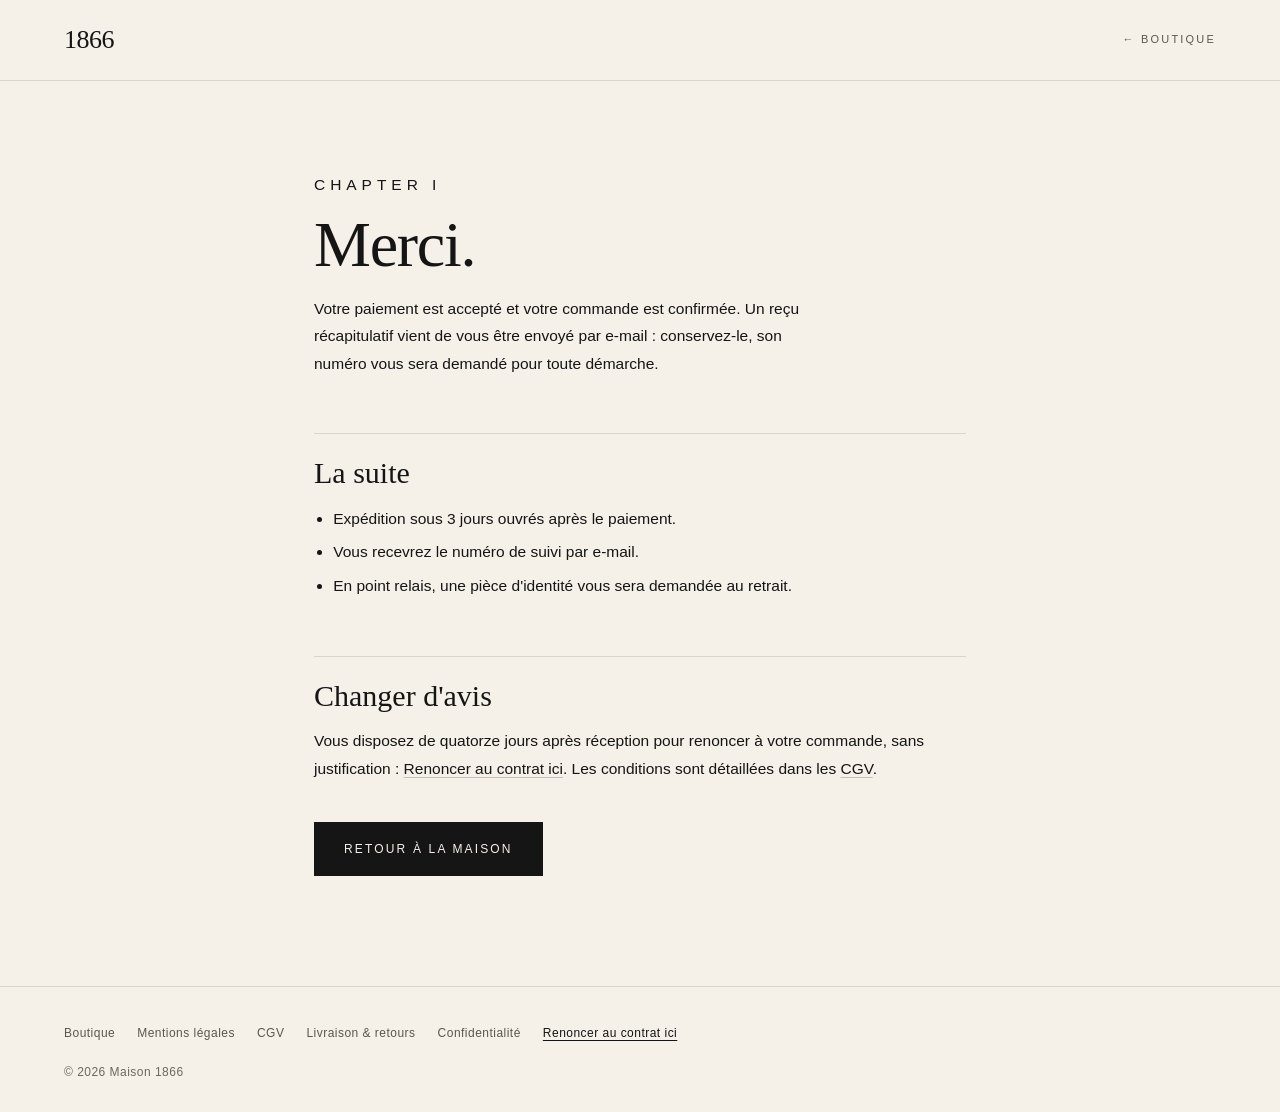
<file: merci.html>
<!doctype html>
<html lang="fr">
<head>
<meta charset="UTF-8">
<meta http-equiv="Content-Security-Policy" content="default-src 'self'; base-uri 'self'; object-src 'none'; img-src 'self' data:; style-src 'self' 'unsafe-inline'; script-src 'self'; connect-src 'self'; form-action 'self'; upgrade-insecure-requests">
<meta name="referrer" content="no-referrer">
<meta name="viewport" content="width=device-width, initial-scale=1, viewport-fit=cover">
<meta name="theme-color" content="#F5F0E8">
<meta name="robots" content="noindex">
<title>Merci — Maison 1866</title>
<link rel="icon" href="data:image/svg+xml,<svg xmlns='http://www.w3.org/2000/svg' viewBox='0 0 64 64'><rect width='64' height='64' fill='%23F5F0E8'/><text x='32' y='42' font-family='Georgia,serif' font-size='21' letter-spacing='-1' fill='%23151515' text-anchor='middle'>1866</text></svg>">
<link rel="stylesheet" href="css/pages.css">
</head>
<body>
<a href="#contenu" class="skip">Aller au contenu</a>
<header class="p-hdr">
  <a href="index.html" class="p-logo" aria-label="Maison 1866 — accueil">1866</a>
  <a href="index.html" class="p-back">← Boutique</a>
</header>

<main id="contenu" class="legal">
  <p class="eyebrow">Chapter I</p>
  <h1>Merci.</h1>
  <p class="lead">Votre paiement est accepté et votre commande est confirmée. Un reçu récapitulatif vient de vous être envoyé par e-mail : conservez-le, son numéro vous sera demandé pour toute démarche.</p>

  <h2>La suite</h2>
  <ul>
    <li>Expédition <span data-cfg="livraison.expedition"></span>.</li>
    <li>Vous recevrez le numéro de suivi par e-mail.</li>
    <li>En point relais, une pièce d'identité vous sera demandée au retrait.</li>
  </ul>

  <h2>Changer d'avis</h2>
  <p>Vous disposez de quatorze jours après réception pour renoncer à votre commande, sans justification : <a href="retractation.html">Renoncer au contrat ici</a>. Les conditions sont détaillées dans les <a href="cgv.html#retractation">CGV</a>.</p>

  <p style="margin-top:40px"><a class="btn" href="index.html"><span class="t">Retour à la maison</span></a></p>
</main>

<footer class="p-foot">
  <nav aria-label="Informations légales">
    <a href="index.html">Boutique</a>
    <a href="mentions-legales.html">Mentions légales</a>
    <a href="cgv.html">CGV</a>
    <a href="cgv.html#livraison">Livraison &amp; retours</a>
    <a href="confidentialite.html">Confidentialité</a>
    <a href="retractation.html" class="retract">Renoncer au contrat ici</a>
  </nav>
  <p>© <span data-year>2026</span> Maison 1866</p>
</footer>
<script src="js/config.js"></script>
<script src="js/pages.js"></script>
<script src="js/merci.js"></script>
</body>
</html>
</file>
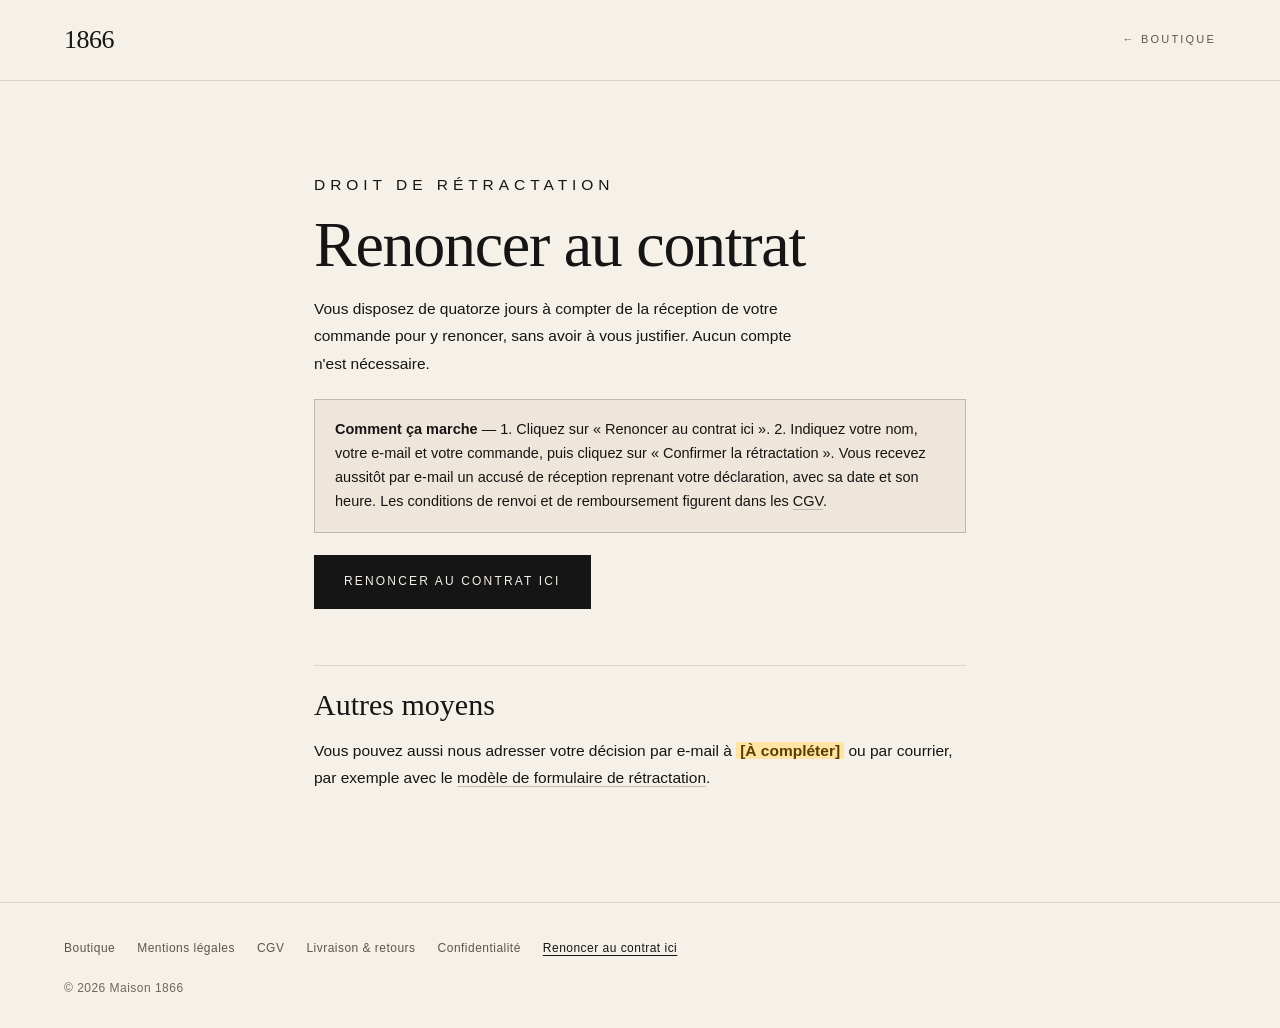
<file: retractation.html>
<!doctype html>
<html lang="fr">
<head>
<meta charset="UTF-8">
<meta http-equiv="Content-Security-Policy" content="default-src 'self'; base-uri 'self'; object-src 'none'; img-src 'self' data:; style-src 'self' 'unsafe-inline'; script-src 'self'; connect-src 'self'; form-action 'self'; upgrade-insecure-requests">
<meta name="referrer" content="strict-origin-when-cross-origin">
<meta name="viewport" content="width=device-width, initial-scale=1, viewport-fit=cover">
<meta name="theme-color" content="#F5F0E8">
<title>Renoncer au contrat — Maison 1866</title>
<meta name="description" content="Exercez votre droit de rétractation en ligne, en deux étapes, avec accusé de réception par e-mail.">
<link rel="icon" href="data:image/svg+xml,<svg xmlns='http://www.w3.org/2000/svg' viewBox='0 0 64 64'><rect width='64' height='64' fill='%23F5F0E8'/><text x='32' y='42' font-family='Georgia,serif' font-size='21' letter-spacing='-1' fill='%23151515' text-anchor='middle'>1866</text></svg>">
<link rel="stylesheet" href="css/pages.css">
</head>
<body>
<a href="#contenu" class="skip">Aller au contenu</a>
<header class="p-hdr">
  <a href="index.html" class="p-logo" aria-label="Maison 1866 — accueil">1866</a>
  <a href="index.html" class="p-back">← Boutique</a>
</header>

<main id="contenu" class="legal">
  <p class="eyebrow">Droit de rétractation</p>
  <h1>Renoncer au contrat</h1>
  <p class="lead">Vous disposez de quatorze jours à compter de la réception de votre commande pour y renoncer, sans avoir à vous justifier. Aucun compte n'est nécessaire.</p>

  <div class="notice">
    <strong>Comment ça marche</strong> — 1. Cliquez sur « Renoncer au contrat ici ». 2. Indiquez votre nom, votre e-mail et votre commande, puis cliquez sur « Confirmer la rétractation ». Vous recevez aussitôt par e-mail un accusé de réception reprenant votre déclaration, avec sa date et son heure. Les conditions de renvoi et de remboursement figurent dans les <a href="cgv.html#retractation">CGV</a>.
  </div>

  <button type="button" class="btn" id="r-open" aria-expanded="false" aria-controls="r-form"><span class="t">Renoncer au contrat ici</span></button>

  <form id="r-form" novalidate hidden style="margin-top:34px">
    <h2 style="margin-top:0">Votre déclaration</h2>
    <div class="field">
      <label for="r-nom">Nom et prénom</label>
      <input id="r-nom" name="nom" type="text" autocomplete="name" maxlength="120" required>
    </div>
    <div class="field">
      <label for="r-email">E-mail pour recevoir l'accusé de réception</label>
      <input id="r-email" name="email" type="email" autocomplete="email" maxlength="160" required>
    </div>
    <div class="field">
      <label for="r-commande">Commande concernée</label>
      <input id="r-commande" name="commande" type="text" maxlength="160" required placeholder="N° du reçu, ou date de commande">
      <p class="hint">Le numéro figure sur l'e-mail de confirmation (reçu Stripe). À défaut, indiquez la date et le montant de la commande.</p>
    </div>
    <div class="field">
      <label for="r-articles">Articles concernés <span style="text-transform:none;letter-spacing:0">(facultatif)</span></label>
      <textarea id="r-articles" name="articles" maxlength="1000" placeholder="Laissez vide pour toute la commande. Ex. : 1 Abyss Tee taille M"></textarea>
    </div>
    <div class="hp" aria-hidden="true">
      <label for="r-site">Ne pas remplir</label>
      <input id="r-site" name="site" type="text" tabindex="-1" autocomplete="off">
    </div>
    <p style="font-size:14.5px;color:var(--ink-2);margin:6px 0 18px">Je notifie par la présente ma rétractation du contrat portant sur la vente des biens indiqués ci-dessus.</p>
    <button type="submit" class="btn block" id="r-submit"><span class="t">Confirmer la rétractation</span></button>
    <p class="msg" id="r-msg" role="status" aria-live="polite"></p>
  </form>

  <section id="r-done" hidden>
    <h2>Rétractation enregistrée</h2>
    <p id="r-done-txt"></p>
    <p>Renvoyez ensuite le ou les articles, dans leur état d'origine, au plus tard quatorze jours après aujourd'hui, à l'adresse : <span data-cfg="exploitant.adresse"></span>. Les frais de renvoi sont à votre charge. Le remboursement intervient au plus tard quatorze jours après réception de votre déclaration, et peut être différé jusqu'à réception du colis ou de sa preuve d'expédition.</p>
  </section>

  <h2>Autres moyens</h2>
  <p>Vous pouvez aussi nous adresser votre décision par e-mail à <span data-cfg="exploitant.email" data-cfg-type="email"></span> ou par courrier, par exemple avec le <a href="cgv.html#formulaire">modèle de formulaire de rétractation</a>.</p>
</main>

<footer class="p-foot">
  <nav aria-label="Informations légales">
    <a href="index.html">Boutique</a>
    <a href="mentions-legales.html">Mentions légales</a>
    <a href="cgv.html">CGV</a>
    <a href="cgv.html#livraison">Livraison &amp; retours</a>
    <a href="confidentialite.html">Confidentialité</a>
    <a href="retractation.html" class="retract" aria-current="page">Renoncer au contrat ici</a>
  </nav>
  <p>© <span data-year>2026</span> Maison 1866</p>
</footer>
<script src="js/config.js"></script>
<script src="js/pages.js"></script>
<script src="js/retractation.js"></script>
</body>
</html>
</file>
<file: css/pages.css>
/* ============================================================
   MAISON 1866 — PAGES SECONDAIRES
   Commande, confirmation et pages légales. Mêmes jetons que
   index.html (crème, encre, sérif), en version lecture.
   ============================================================ */
:root{
  --bg:#F5F0E8;--surface:#EEE6DA;--surface-2:#E7DDCD;
  --ink:#151515;--ink-2:#5C564F;--ink-3:#6D675F;
  --accent-deep:#806240;--line:rgba(21,21,21,.12);--line-2:rgba(21,21,21,.22);
  --blood:#7a1818;--ok:#2f5d3a;
  --serif:"Hoefler Text","Baskerville","Times New Roman",Georgia,serif;
  --sans:-apple-system,BlinkMacSystemFont,"Helvetica Neue","Segoe UI",Arial,sans-serif;
  --e-out:cubic-bezier(.16,1,.3,1);
  --gutter:clamp(18px,5vw,64px);
}
*,*::before,*::after{margin:0;padding:0;box-sizing:border-box}
[hidden]{display:none!important}
html{font-size:16px;-webkit-text-size-adjust:100%;-webkit-font-smoothing:antialiased}
body{background:var(--bg);color:var(--ink);font-family:var(--sans);line-height:1.6;
  min-height:100svh;display:flex;flex-direction:column;overflow-x:hidden}
a{color:inherit}
img{display:block;max-width:100%;height:auto}
button{background:none;border:none;color:inherit;font:inherit;cursor:pointer;-webkit-appearance:none;touch-action:manipulation}
input,textarea,select{font:inherit;color:inherit;border-radius:0}
:focus-visible{outline:2px solid var(--accent-deep);outline-offset:3px;border-radius:2px}
::selection{background:var(--ink);color:var(--bg)}
.skip{position:absolute;left:-9999px;top:0;z-index:30;background:var(--ink);color:var(--bg);padding:14px 22px;font-size:12px}
.skip:focus{left:12px;top:12px}

/* ---- En-tête ---- */
.p-hdr{display:flex;align-items:center;justify-content:space-between;gap:16px;
  padding:18px var(--gutter);border-bottom:1px solid var(--line);
  padding-top:calc(env(safe-area-inset-top) + 18px)}
.p-logo{font-family:var(--serif);font-size:26px;letter-spacing:-.02em;text-decoration:none;line-height:1}
.p-back{font-size:11px;letter-spacing:.2em;text-transform:uppercase;color:var(--ink-2);text-decoration:none;
  min-height:44px;display:inline-flex;align-items:center}
.p-back:hover{color:var(--ink)}

/* ---- Corps ---- */
main{flex:1;width:100%;max-width:780px;margin:0 auto;padding:clamp(40px,8vw,90px) var(--gutter) clamp(60px,9vw,110px)}
.eyebrow{font-size:11px;letter-spacing:.32em;text-transform:uppercase;color:var(--accent-deep)}
h1{font-family:var(--serif);font-weight:400;font-size:clamp(36px,9vw,64px);line-height:1;letter-spacing:-.02em;margin:14px 0 18px}
.lead{color:var(--ink-2);font-size:16px;line-height:1.7;max-width:58ch}
.maj{font-size:12px;color:var(--ink-3);margin-top:10px;letter-spacing:.04em}

.legal h2{font-family:var(--serif);font-weight:400;font-size:clamp(23px,5vw,30px);line-height:1.15;
  margin:clamp(40px,6vw,56px) 0 14px;padding-top:22px;border-top:1px solid var(--line)}
.legal h3{font-size:12px;letter-spacing:.2em;text-transform:uppercase;color:var(--ink-3);margin:26px 0 8px;font-weight:600}
.legal p,.legal li{font-size:15.5px;line-height:1.78;color:var(--ink)}
.legal p+p{margin-top:12px}
.legal ul,.legal ol{margin:10px 0 0 1.2em}
.legal li+li{margin-top:6px}
.legal a{text-decoration:underline;text-underline-offset:3px;text-decoration-color:var(--line-2)}
.legal a:hover{text-decoration-color:var(--ink)}
.legal dl{display:grid;grid-template-columns:1fr;gap:4px 24px;margin-top:6px}
.legal dt{font-size:11px;letter-spacing:.18em;text-transform:uppercase;color:var(--ink-3);margin-top:12px}
.legal dd{font-size:15.5px}
@media (min-width:640px){.legal dl{grid-template-columns:200px 1fr}.legal dt{margin-top:0;padding-top:4px}}
.toc{margin-top:26px;padding:18px 20px;border:1px solid var(--line);background:var(--surface)}
.toc ol{margin:6px 0 0 1.2em;columns:1}
.toc a{text-decoration:none}
@media (min-width:640px){.toc ol{columns:2;column-gap:32px}}

/* Encadré obligatoire (garantie légale) */
.encadre{border:1.5px solid var(--ink);padding:clamp(18px,4vw,28px);margin-top:16px;background:#fff8ef}
.encadre p{font-size:14.5px;line-height:1.7}
.encadre ol{margin-top:8px}

/* Champ non renseigné dans js/config.js */
.todo{background:#ffe3a3;color:#5a3d00;padding:0 4px;font-weight:600;border-radius:2px}

/* ---- Formulaires ---- */
.field{margin-bottom:22px}
.field label,.lbl{display:block;font-size:10.5px;letter-spacing:.22em;text-transform:uppercase;color:var(--ink-3);margin-bottom:8px}
.field input,.field textarea,.field select{width:100%;background:transparent;border:none;border-bottom:1px solid var(--line-2);
  padding:10px 0;font-size:16px;color:var(--ink);-webkit-appearance:none}
.field textarea{resize:vertical;min-height:96px}
.field input:focus,.field textarea:focus{outline:none;border-color:var(--ink)}
.field .hint{font-size:12px;color:var(--ink-3);margin-top:6px}
.hp{position:absolute!important;left:-9999px!important;width:1px;height:1px;overflow:hidden}

.check{display:flex;gap:12px;align-items:flex-start;font-size:14.5px;line-height:1.55;margin:18px 0;cursor:pointer}
.check input{width:20px;height:20px;flex:0 0 20px;margin-top:2px;accent-color:var(--ink);-webkit-appearance:auto}
.check a{text-decoration:underline;text-underline-offset:3px}

.btn{display:inline-flex;align-items:center;justify-content:center;gap:12px;min-height:54px;padding:0 30px;
  background:var(--ink);color:var(--bg);font-size:12px;letter-spacing:.18em;text-transform:uppercase;font-weight:500;
  text-decoration:none;position:relative;overflow:hidden;transition:background .3s}
.btn:hover{background:var(--accent-deep)}
.btn[disabled],.btn[aria-disabled="true"]{opacity:.45;cursor:not-allowed;background:var(--ink)}
.btn.block{width:100%}
.btn-line{display:inline-flex;align-items:center;gap:10px;min-height:44px;font-size:12px;letter-spacing:.16em;
  text-transform:uppercase;color:var(--ink);border-bottom:1px solid var(--line-2);text-decoration:none}

.msg{font-size:14px;line-height:1.6;margin-top:14px;min-height:20px}
.msg.err{color:var(--blood)}
.msg.ok{color:var(--ok)}
.notice{border:1px solid var(--line-2);background:var(--surface);padding:18px 20px;font-size:14.5px;line-height:1.65;margin:22px 0}
.notice strong{font-weight:600}

/* ---- Commande ---- */
.steps{display:grid;gap:clamp(34px,5vw,48px);margin-top:clamp(28px,5vw,44px)}
.step-h{display:flex;align-items:baseline;gap:14px;border-top:1px solid var(--line);padding-top:18px;margin-bottom:16px}
.step-h .n{font-size:11px;letter-spacing:.3em;color:var(--ink-3)}
.step-h h2{font-family:var(--serif);font-weight:400;font-size:clamp(22px,5vw,28px);line-height:1.1;margin:0;border:0;padding:0}

.lines{border-bottom:1px solid var(--line)}
.line{display:grid;grid-template-columns:56px 1fr auto;gap:14px;align-items:center;padding:14px 0;border-top:1px solid var(--line)}
.line:first-child{border-top:0}
.line .th{width:56px;height:68px;background:var(--surface);overflow:hidden}
.line .th img{width:100%;height:100%;object-fit:cover;mix-blend-mode:multiply}
.line .nm{font-family:var(--serif);font-size:18px}
.line .sz{font-size:12px;color:var(--ink-3);letter-spacing:.06em}
.line .pr{font-size:15px;white-space:nowrap}
.empty{padding:26px 0;color:var(--ink-2)}

.opts{display:grid;gap:12px}
.opt{display:grid;grid-template-columns:22px 1fr auto;gap:14px;align-items:center;border:1px solid var(--line-2);
  padding:16px 18px;cursor:pointer;transition:border-color .3s,background .3s}
.opt input{width:18px;height:18px;accent-color:var(--ink);-webkit-appearance:auto}
.opt .t{font-size:15px}
.opt .d{font-size:12.5px;color:var(--ink-3);margin-top:2px}
.opt .p{font-size:15px;white-space:nowrap}
.opt:has(input:checked){border-color:var(--ink);background:#fbf7f1}

#relais-zone{margin-top:18px}
#Zone_Widget{min-height:60px}
#Zone_Widget .MRW-Search,#Zone_Widget .MRW-Results{font-family:var(--sans)}
.relais-pick{margin-top:14px;padding:14px 16px;border:1px solid var(--ok);background:#f1f6ef;font-size:14px;line-height:1.55}
.relais-pick.none{border-color:var(--line-2);background:transparent;color:var(--ink-3)}

.totals{margin-top:6px}
.totals .row{display:flex;justify-content:space-between;gap:16px;padding:9px 0;font-size:15px;color:var(--ink-2)}
.totals .row.grand{border-top:1px solid var(--ink);margin-top:6px;padding-top:14px;color:var(--ink);font-size:18px}
.totals .row.grand .v{font-family:var(--serif);font-size:24px}
.tva{font-size:12px;color:var(--ink-3);margin-top:6px}
.secure{font-size:12px;color:var(--ink-3);margin-top:12px;letter-spacing:.04em;text-align:center}

/* ---- Pied de page ---- */
.p-foot{border-top:1px solid var(--line);padding:30px var(--gutter) calc(env(safe-area-inset-bottom) + 30px);
  font-size:12px;color:var(--ink-3);letter-spacing:.04em}
.p-foot nav{display:flex;flex-wrap:wrap;gap:6px 22px;margin-bottom:14px}
.p-foot a{text-decoration:none;color:var(--ink-2);min-height:32px;display:inline-flex;align-items:center}
.p-foot a:hover{color:var(--ink)}
.p-foot a.retract{color:var(--ink);text-decoration:underline;text-underline-offset:3px}

@media (prefers-reduced-motion:reduce){*{transition:none!important;animation:none!important}}
@media print{.p-hdr,.p-foot,.toc,form,.btn{display:none!important}body{background:#fff}}
</file>
